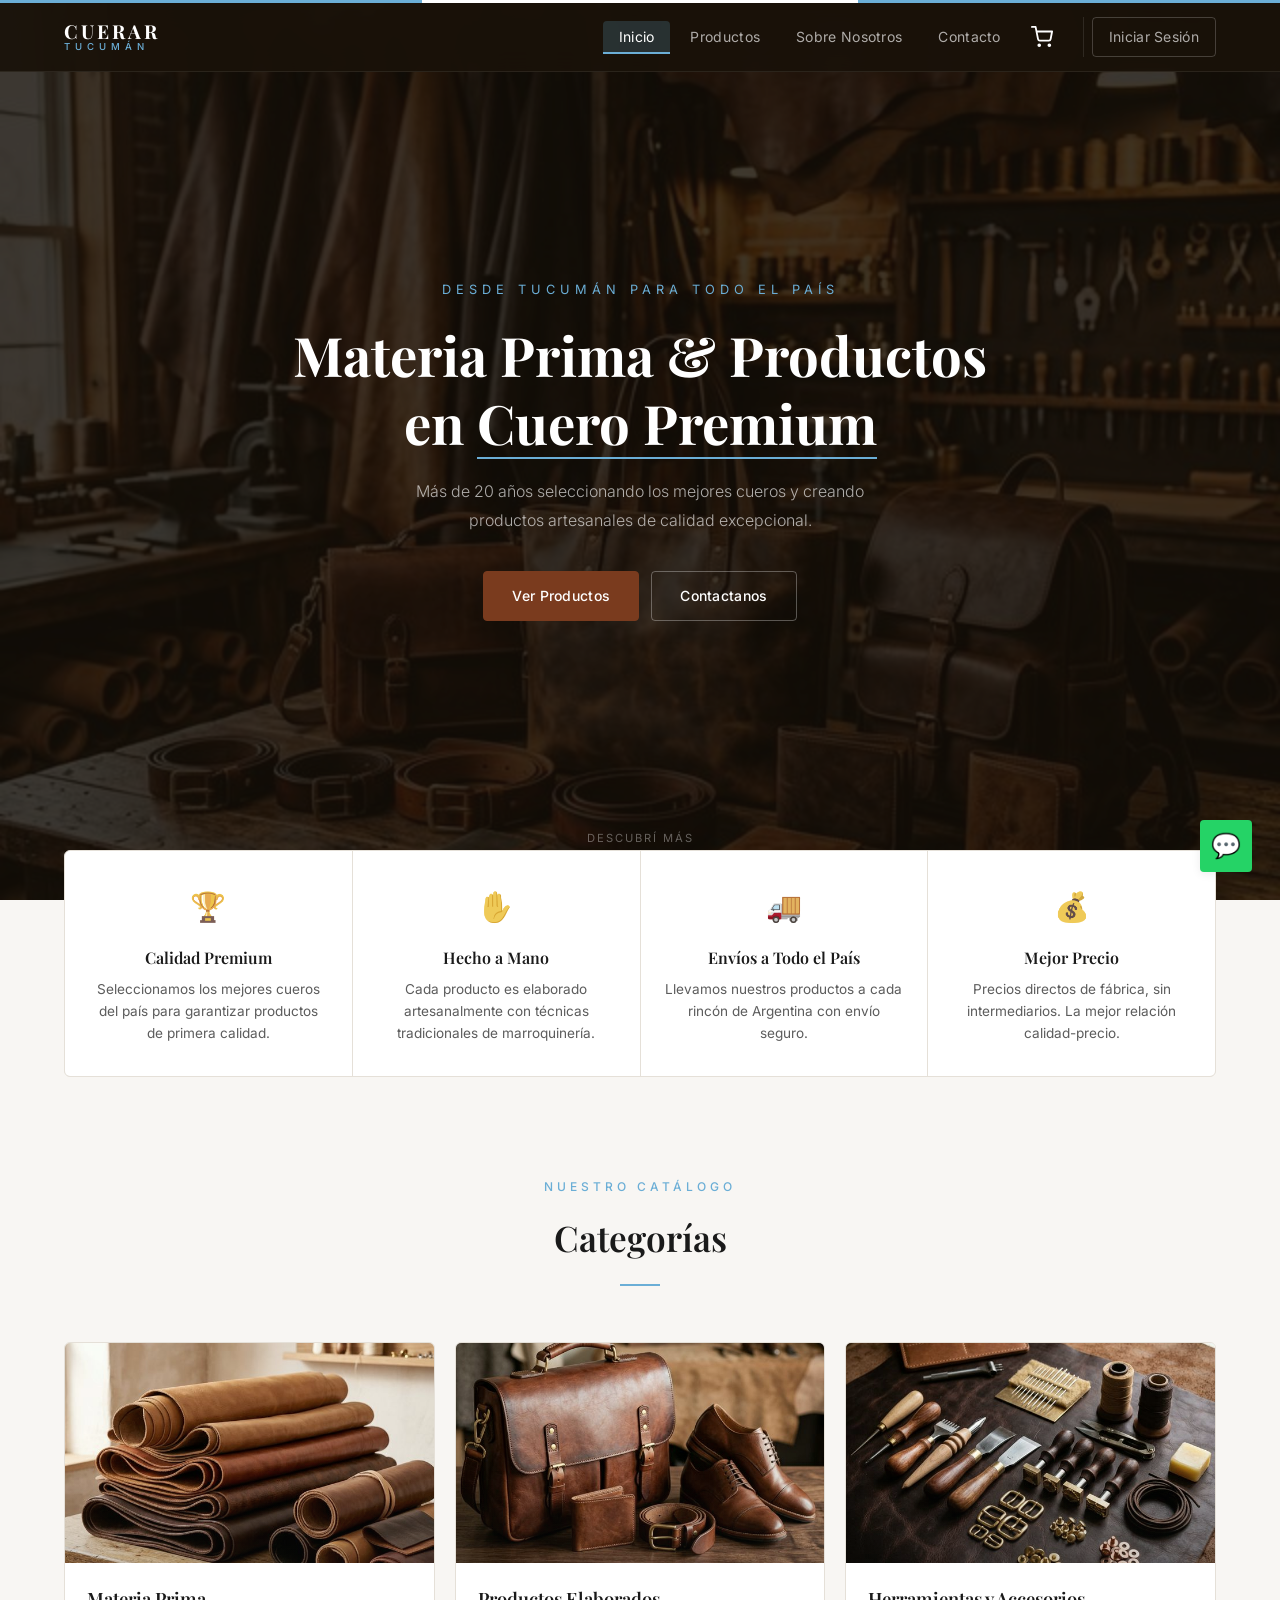
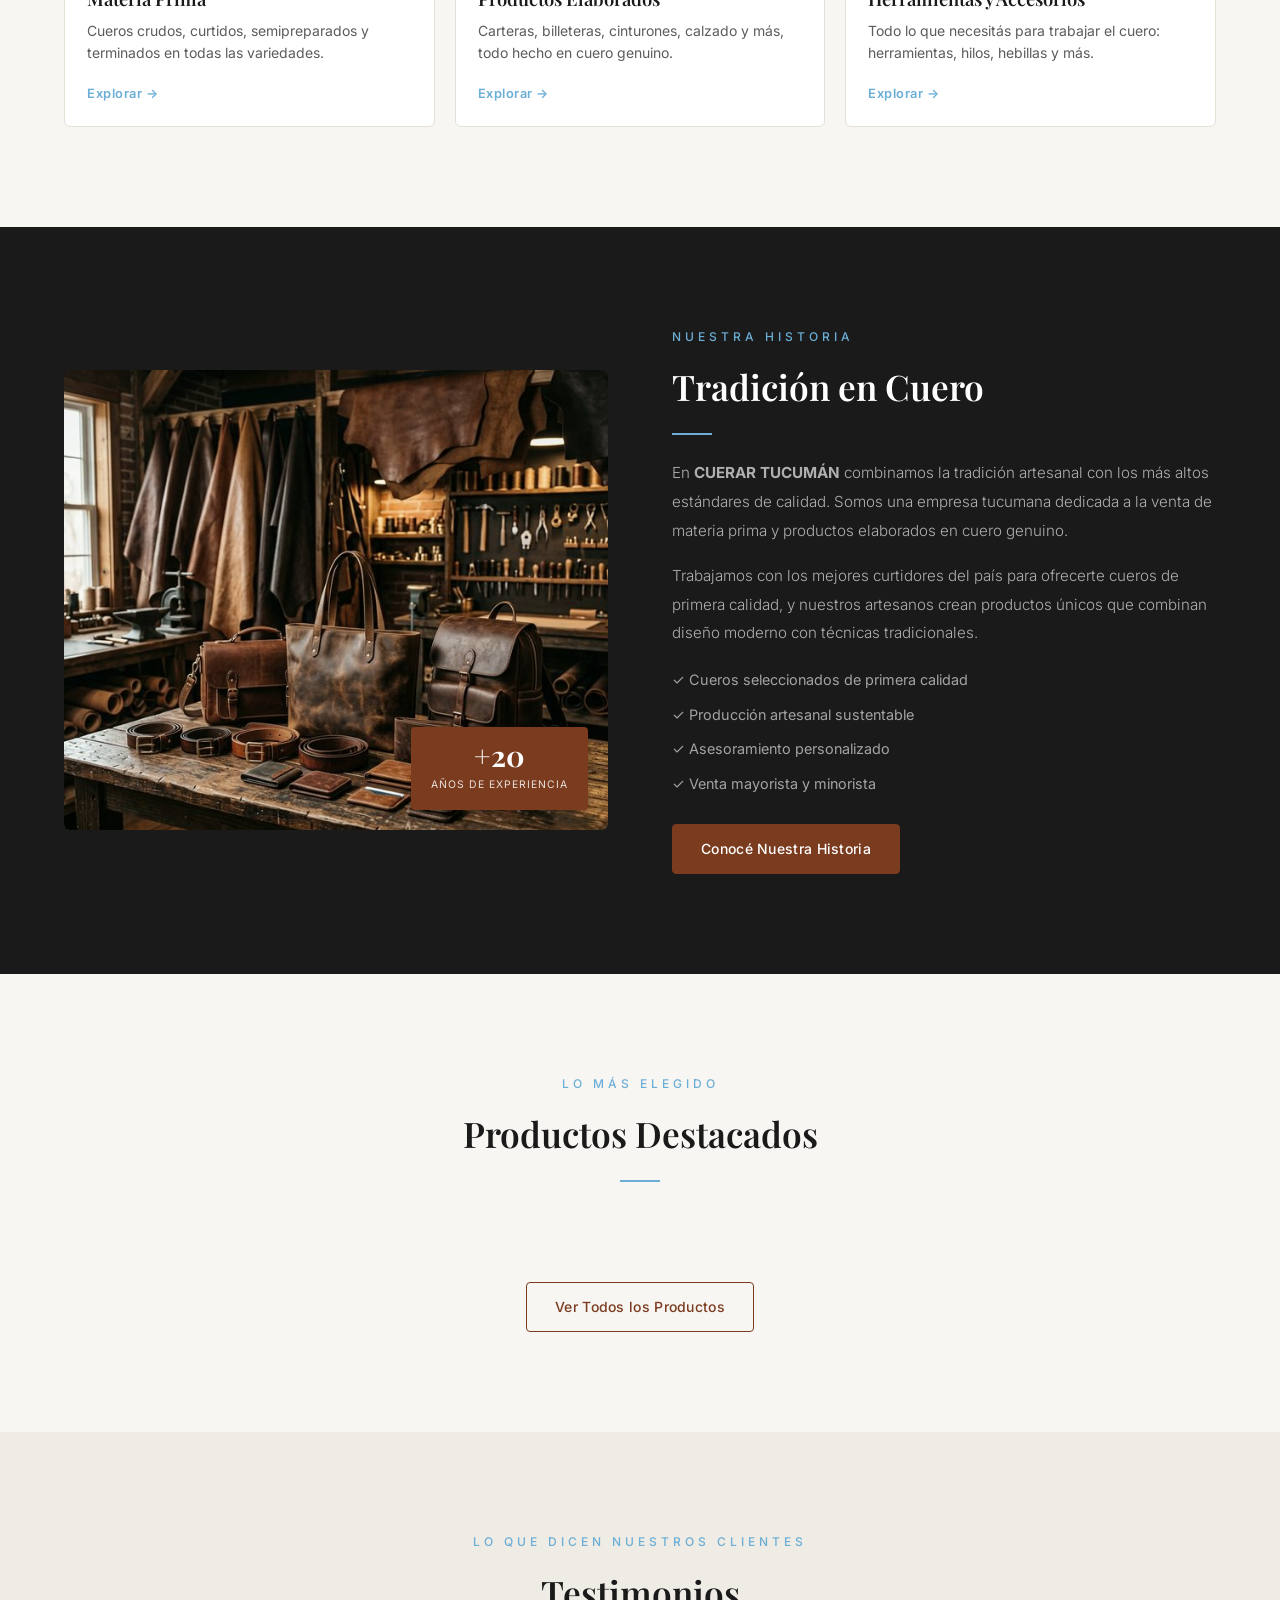
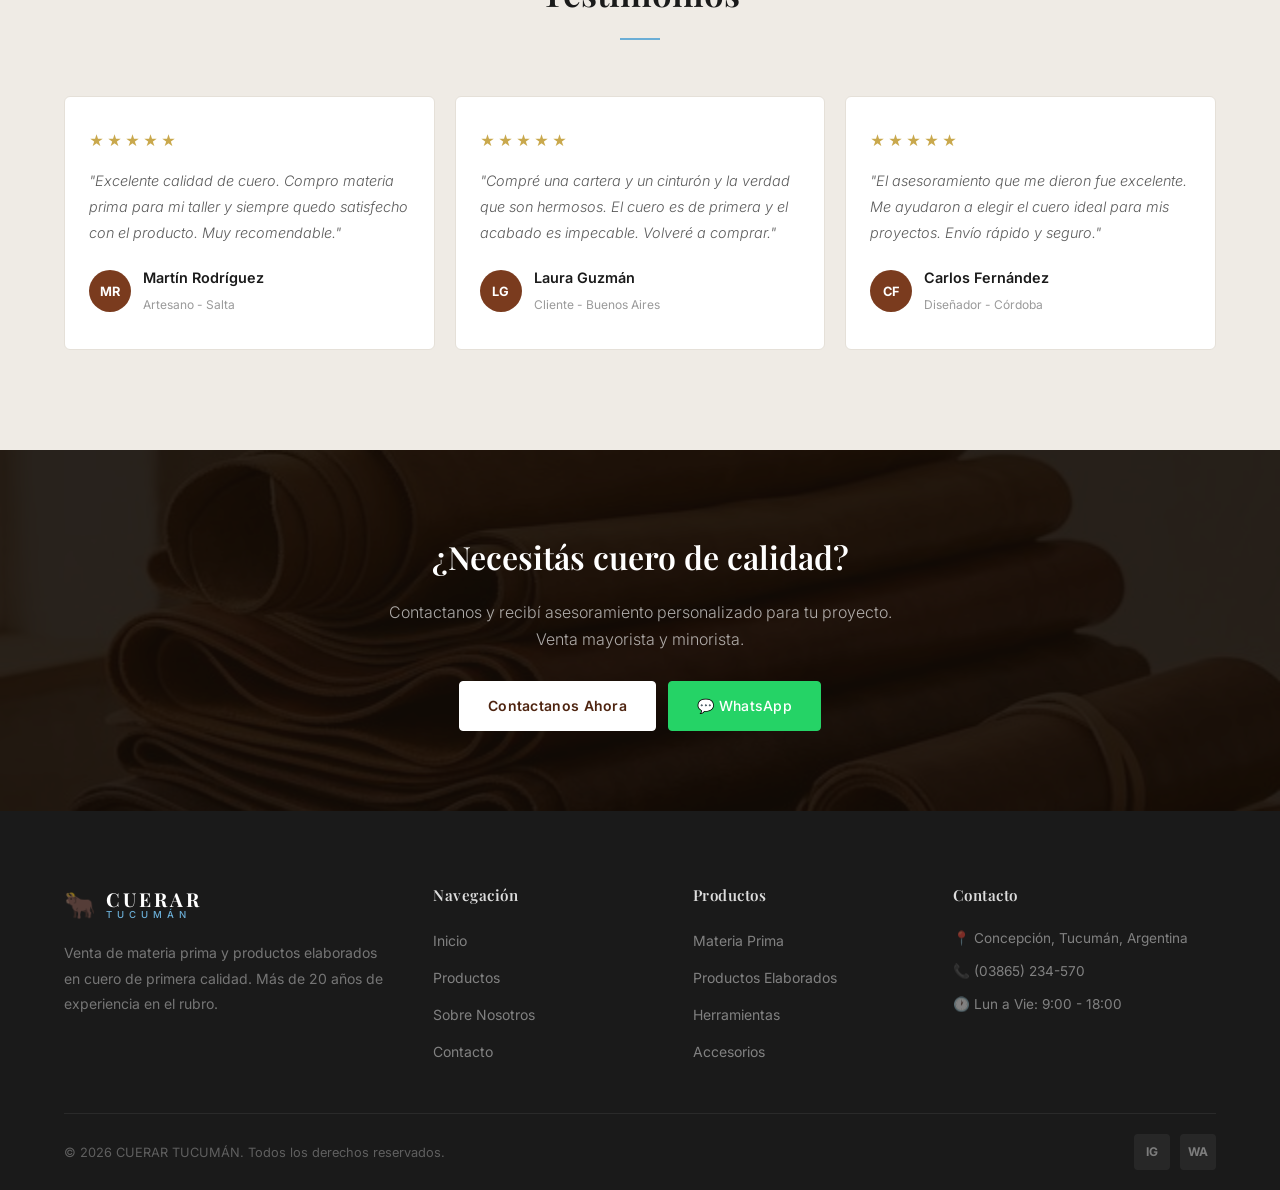
<file: index.html>
<!DOCTYPE html>
<html lang="es">
<head>
    <meta charset="UTF-8">
    <meta name="viewport" content="width=device-width, initial-scale=1.0">
    <meta name="description" content="CUERAR TUCUMÁN - Tienda de materia prima y productos elaborados en cuero. Encontrá los mejores cueros y artículos artesanales en Tucumán.">
    <title>CUERAR TUCUMÁN | Cuero Premium en Tucumán</title>
    <link rel="stylesheet" href="style.css">
    <!-- Fuentes: Playfair para títulos, Inter para texto general -->
    <link rel="preconnect" href="https://fonts.googleapis.com">
    <link rel="preconnect" href="https://fonts.gstatic.com" crossorigin>
    <link href="https://fonts.googleapis.com/css2?family=Playfair+Display:wght@400;600;700;900&family=Inter:wght@300;400;500;600;700&display=swap" rel="stylesheet">
</head>
<body>

    <!-- ======== ENCABEZADO / BARRA DE NAVEGACIÓN ======== -->
    <header class="encabezado" id="encabezado">
        <div class="encabezado__contenedor">
            <a href="index.html" class="encabezado__logo">
                <div class="encabezado__logo-texto">
                    <span class="encabezado__marca">CUERAR</span>
                    <span class="encabezado__ubicacion">TUCUMÁN</span>
                </div>
            </a>

            <!-- Botón hamburguesa, solo visible en mobile (main.js lo maneja) -->
            <button class="encabezado__boton-menu" id="botonMenu" aria-label="Abrir menú">
                <span></span>
                <span></span>
                <span></span>
            </button>

            <nav class="encabezado__navegacion" id="menuNav">
                <ul class="encabezado__lista-nav">
                    <li><a href="index.html" class="encabezado__enlace-nav activo">Inicio</a></li>
                    <li><a href="pages/productos.html" class="encabezado__enlace-nav">Productos</a></li>
                    <li><a href="pages/sobre-nosotros.html" class="encabezado__enlace-nav">Sobre Nosotros</a></li>
                    <li><a href="pages/contacto.html" class="encabezado__enlace-nav">Contacto</a></li>
                </ul>
                <!-- auth.js inyecta acá el botón de login o el nombre del usuario -->
                <div class="encabezado__auth" id="navAuth"></div>
            </nav>
        </div>
    </header>

    <!-- ======== PORTADA ======== -->
    <section class="portada" id="portada">
        <!-- Capa oscura sobre la imagen de fondo para que el texto sea legible -->
        <div class="portada__capa"></div>
        <div class="portada__contenido">
            <p class="portada__subtitulo">Desde Tucumán para todo el país</p>
            <h1 class="portada__titulo">Materia Prima &amp; Productos <br>en <span class="portada__resaltado">Cuero Premium</span></h1>
            <p class="portada__descripcion">
                Más de 20 años seleccionando los mejores cueros y creando productos artesanales de calidad excepcional.
            </p>
            <div class="portada__botones">
                <a href="pages/productos.html" class="boton boton--primario" id="portadaAccionPrimaria">Ver Productos</a>
                <a href="pages/contacto.html" class="boton boton--secundario" id="portadaAccionSecundaria">Contactanos</a>
            </div>
        </div>
        <!-- Flechita de scroll para indicar que hay más contenido abajo -->
        <div class="portada__indicador-scroll">
            <span>Descubrí más</span>
            <div class="portada__flecha-scroll"></div>
        </div>
    </section>

    <!-- ======== BENEFICIOS ======== -->
    <!-- 4 tarjetas que resumen por qué elegirnos -->
    <section class="beneficios" id="beneficios">
        <div class="contenedor">
            <div class="beneficios__grilla">
                <div class="tarjeta-beneficio">
                    <div class="tarjeta-beneficio__icono">🏆</div>
                    <h3 class="tarjeta-beneficio__titulo">Calidad Premium</h3>
                    <p class="tarjeta-beneficio__texto">Seleccionamos los mejores cueros del país para garantizar productos de primera calidad.</p>
                </div>
                <div class="tarjeta-beneficio">
                    <div class="tarjeta-beneficio__icono">✋</div>
                    <h3 class="tarjeta-beneficio__titulo">Hecho a Mano</h3>
                    <p class="tarjeta-beneficio__texto">Cada producto es elaborado artesanalmente con técnicas tradicionales de marroquinería.</p>
                </div>
                <div class="tarjeta-beneficio">
                    <div class="tarjeta-beneficio__icono">🚚</div>
                    <h3 class="tarjeta-beneficio__titulo">Envíos a Todo el País</h3>
                    <p class="tarjeta-beneficio__texto">Llevamos nuestros productos a cada rincón de Argentina con envío seguro.</p>
                </div>
                <div class="tarjeta-beneficio">
                    <div class="tarjeta-beneficio__icono">💰</div>
                    <h3 class="tarjeta-beneficio__titulo">Mejor Precio</h3>
                    <p class="tarjeta-beneficio__texto">Precios directos de fábrica, sin intermediarios. La mejor relación calidad-precio.</p>
                </div>
            </div>
        </div>
    </section>

    <!-- ======== CATEGORÍAS ======== -->
    <!-- Cada tarjeta lleva al catálogo completo, no a una categoría filtrada -->
    <section class="categorias" id="categorias">
        <div class="contenedor">
            <div class="encabezado-seccion">
                <p class="encabezado-seccion__subtitulo">Nuestro catálogo</p>
                <h2 class="encabezado-seccion__titulo">Categorías</h2>
                <div class="encabezado-seccion__divisor"></div>
            </div>
            <div class="categorias__grilla">
                <a href="pages/productos.html" class="tarjeta-categoria" id="categoriaMateriaPrima">
                    <div class="tarjeta-categoria__contenedor-img">
                        <img src="src/img/materia-prima.png" alt="Materia Prima en Cuero" class="tarjeta-categoria__imagen" loading="lazy">
                        <div class="tarjeta-categoria__capa"></div>
                    </div>
                    <div class="tarjeta-categoria__contenido">
                        <h3 class="tarjeta-categoria__titulo">Materia Prima</h3>
                        <p class="tarjeta-categoria__texto">Cueros crudos, curtidos, semipreparados y terminados en todas las variedades.</p>
                        <span class="tarjeta-categoria__enlace">Explorar →</span>
                    </div>
                </a>
                <a href="pages/productos.html" class="tarjeta-categoria" id="categoriaProductos">
                    <div class="tarjeta-categoria__contenedor-img">
                        <img src="src/img/productos-elaborados.png" alt="Productos Elaborados en Cuero" class="tarjeta-categoria__imagen" loading="lazy">
                        <div class="tarjeta-categoria__capa"></div>
                    </div>
                    <div class="tarjeta-categoria__contenido">
                        <h3 class="tarjeta-categoria__titulo">Productos Elaborados</h3>
                        <p class="tarjeta-categoria__texto">Carteras, billeteras, cinturones, calzado y más, todo hecho en cuero genuino.</p>
                        <span class="tarjeta-categoria__enlace">Explorar →</span>
                    </div>
                </a>
                <a href="pages/productos.html" class="tarjeta-categoria" id="categoriaAccesorios">
                    <div class="tarjeta-categoria__contenedor-img">
                        <img src="src/img/accesorios-cuero.png" alt="Herramientas y Accesorios para Cuero" class="tarjeta-categoria__imagen" loading="lazy">
                        <div class="tarjeta-categoria__capa"></div>
                    </div>
                    <div class="tarjeta-categoria__contenido">
                        <h3 class="tarjeta-categoria__titulo">Herramientas y Accesorios</h3>
                        <p class="tarjeta-categoria__texto">Todo lo que necesitás para trabajar el cuero: herramientas, hilos, hebillas y más.</p>
                        <span class="tarjeta-categoria__enlace">Explorar →</span>
                    </div>
                </a>
            </div>
        </div>
    </section>

    <!-- ======== SOBRE NOSOTROS (VISTA PREVIA) ======== -->
    <!-- Pequeño resumen de la empresa; la página completa está en sobre-nosotros.html -->
    <section class="vista-nosotros" id="vistaNosotros">
        <div class="contenedor">
            <div class="vista-nosotros__grilla">
                <div class="vista-nosotros__contenedor-imagen">
                    <img src="src/img/hero-banner.png" alt="Taller artesanal de cuero CUERAR TUCUMÁN" class="vista-nosotros__imagen" loading="lazy">
                    <!-- Badge "+20 años" encima de la imagen -->
                    <div class="vista-nosotros__insignia">
                        <span class="vista-nosotros__insignia-numero">+20</span>
                        <span class="vista-nosotros__insignia-texto">Años de experiencia</span>
                    </div>
                </div>
                <div class="vista-nosotros__contenido">
                    <p class="encabezado-seccion__subtitulo">Nuestra historia</p>
                    <h2 class="encabezado-seccion__titulo">Tradición en Cuero</h2>
                    <div class="encabezado-seccion__divisor encabezado-seccion__divisor--izquierda"></div>
                    <p class="vista-nosotros__texto">
                        En <strong>CUERAR TUCUMÁN</strong> combinamos la tradición artesanal con los más altos estándares de calidad.
                        Somos una empresa tucumana dedicada a la venta de materia prima y productos elaborados en cuero genuino.
                    </p>
                    <p class="vista-nosotros__texto">
                        Trabajamos con los mejores curtidores del país para ofrecerte cueros de primera calidad,
                        y nuestros artesanos crean productos únicos que combinan diseño moderno con técnicas tradicionales.
                    </p>
                    <ul class="vista-nosotros__lista">
                        <li>✓ Cueros seleccionados de primera calidad</li>
                        <li>✓ Producción artesanal sustentable</li>
                        <li>✓ Asesoramiento personalizado</li>
                        <li>✓ Venta mayorista y minorista</li>
                    </ul>
                    <a href="pages/sobre-nosotros.html" class="boton boton--primario" id="botonNosotros">Conocé Nuestra Historia</a>
                </div>
            </div>
        </div>
    </section>

    <!-- ======== PRODUCTOS DESTACADOS ======== -->
    <section class="destacados" id="productosDestacados">
        <div class="contenedor">
            <div class="encabezado-seccion">
                <p class="encabezado-seccion__subtitulo">Lo más elegido</p>
                <h2 class="encabezado-seccion__titulo">Productos Destacados</h2>
                <div class="encabezado-seccion__divisor"></div>
            </div>
            <!-- productos-api.js llena esta grilla con los productos marcados como destacados -->
            <div class="destacados__grilla"></div>
            <div class="destacados__accion">
                <a href="pages/productos.html" class="boton boton--contorno" id="botonTodosProductos">Ver Todos los Productos</a>
            </div>
        </div>
    </section>

    <!-- ======== TESTIMONIOS ======== -->
    <!-- Fijos por ahora, no vienen de la API -->
    <section class="testimonios" id="testimonios">
        <div class="contenedor">
            <div class="encabezado-seccion">
                <p class="encabezado-seccion__subtitulo">Lo que dicen nuestros clientes</p>
                <h2 class="encabezado-seccion__titulo">Testimonios</h2>
                <div class="encabezado-seccion__divisor"></div>
            </div>
            <div class="testimonios__grilla">
                <div class="tarjeta-testimonio" id="testimonio1">
                    <div class="tarjeta-testimonio__estrellas">★★★★★</div>
                    <p class="tarjeta-testimonio__texto">"Excelente calidad de cuero. Compro materia prima para mi taller y siempre quedo satisfecho con el producto. Muy recomendable."</p>
                    <div class="tarjeta-testimonio__autor">
                        <div class="tarjeta-testimonio__avatar">MR</div>
                        <div>
                            <strong class="tarjeta-testimonio__nombre">Martín Rodríguez</strong>
                            <span class="tarjeta-testimonio__rol">Artesano - Salta</span>
                        </div>
                    </div>
                </div>
                <div class="tarjeta-testimonio" id="testimonio2">
                    <div class="tarjeta-testimonio__estrellas">★★★★★</div>
                    <p class="tarjeta-testimonio__texto">"Compré una cartera y un cinturón y la verdad que son hermosos. El cuero es de primera y el acabado es impecable. Volveré a comprar."</p>
                    <div class="tarjeta-testimonio__autor">
                        <div class="tarjeta-testimonio__avatar">LG</div>
                        <div>
                            <strong class="tarjeta-testimonio__nombre">Laura Guzmán</strong>
                            <span class="tarjeta-testimonio__rol">Cliente - Buenos Aires</span>
                        </div>
                    </div>
                </div>
                <div class="tarjeta-testimonio" id="testimonio3">
                    <div class="tarjeta-testimonio__estrellas">★★★★★</div>
                    <p class="tarjeta-testimonio__texto">"El asesoramiento que me dieron fue excelente. Me ayudaron a elegir el cuero ideal para mis proyectos. Envío rápido y seguro."</p>
                    <div class="tarjeta-testimonio__autor">
                        <div class="tarjeta-testimonio__avatar">CF</div>
                        <div>
                            <strong class="tarjeta-testimonio__nombre">Carlos Fernández</strong>
                            <span class="tarjeta-testimonio__rol">Diseñador - Córdoba</span>
                        </div>
                    </div>
                </div>
            </div>
        </div>
    </section>

    <!-- ======== BANNER DE ACCIÓN ======== -->
    <!-- CTA final antes del footer, con link al formulario y al WhatsApp -->
    <section class="banner-accion" id="bannerAccion">
        <div class="banner-accion__capa"></div>
        <div class="contenedor">
            <div class="banner-accion__contenido">
                <h2 class="banner-accion__titulo">¿Necesitás cuero de calidad?</h2>
                <p class="banner-accion__texto">Contactanos y recibí asesoramiento personalizado para tu proyecto. Venta mayorista y minorista.</p>
                <div class="banner-accion__botones">
                    <a href="pages/contacto.html" class="boton boton--blanco" id="botonContactoBanner">Contactanos Ahora</a>
                    <a href="https://wa.me/5493814000000" class="boton boton--whatsapp" id="botonWhatsappBanner" target="_blank" rel="noopener">
                        💬 WhatsApp
                    </a>
                </div>
            </div>
        </div>
    </section>

    <!-- ======== PIE DE PÁGINA ======== -->
    <footer class="pie" id="pie">
        <div class="contenedor">
            <div class="pie__grilla">
                <div class="pie__marca">
                    <a href="index.html" class="pie__logo">
                        <span class="encabezado__logo-icono">🐂</span>
                        <div class="encabezado__logo-texto">
                            <span class="encabezado__marca">CUERAR</span>
                            <span class="encabezado__ubicacion">TUCUMÁN</span>
                        </div>
                    </a>
                    <p class="pie__descripcion">
                        Venta de materia prima y productos elaborados en cuero de primera calidad.
                        Más de 20 años de experiencia en el rubro.
                    </p>
                </div>

                <div class="pie__enlaces">
                    <h4 class="pie__titulo">Navegación</h4>
                    <ul>
                        <li><a href="index.html">Inicio</a></li>
                        <li><a href="pages/productos.html">Productos</a></li>
                        <li><a href="pages/sobre-nosotros.html">Sobre Nosotros</a></li>
                        <li><a href="pages/contacto.html">Contacto</a></li>
                    </ul>
                </div>

                <div class="pie__enlaces">
                    <h4 class="pie__titulo">Productos</h4>
                    <ul>
                        <li><a href="pages/productos.html">Materia Prima</a></li>
                        <li><a href="pages/productos.html">Productos Elaborados</a></li>
                        <li><a href="pages/productos.html">Herramientas</a></li>
                        <li><a href="pages/productos.html">Accesorios</a></li>
                    </ul>
                </div>

                <div class="pie__contacto">
                    <h4 class="pie__titulo">Contacto</h4>
                    <ul>
                        <li>📍 Concepción, Tucumán, Argentina</li>
                        <li>📞 (03865) 234-570</li>
                        <li>🕐 Lun a Vie: 9:00 - 18:00</li>
                    </ul>
                </div>
            </div>

            <div class="pie__inferior">
                <p>&copy; 2026 CUERAR TUCUMÁN. Todos los derechos reservados.</p>
                <div class="pie__redes">
                    <a href="https://www.instagram.com/cuerar_tuc/" class="pie__enlace-red" aria-label="Instagram" id="redIg">IG</a>
                    <a href="https://wa.me/5493865234570" class="pie__enlace-red" aria-label="WhatsApp" id="redWa">WA</a>
                </div>
            </div>
        </div>
    </footer>

    <!-- Botón flotante de WhatsApp, siempre visible en todas las páginas -->
    <a href="https://wa.me/5493865234570" class="whatsapp-flotante" id="whatsappFlotante" target="_blank" rel="noopener" aria-label="Contactar por WhatsApp">
        💬
    </a>

    <!-- Scripts: el orden importa, api.js y auth.js tienen que ir primero -->
    <script src="src/js/api.js"></script>
    <script src="src/js/auth.js"></script>
    <script src="src/js/carrito.js"></script>
    <script src="src/js/productos-api.js"></script>
    <script src="src/js/main.js"></script>
</body>
</html>
</file>
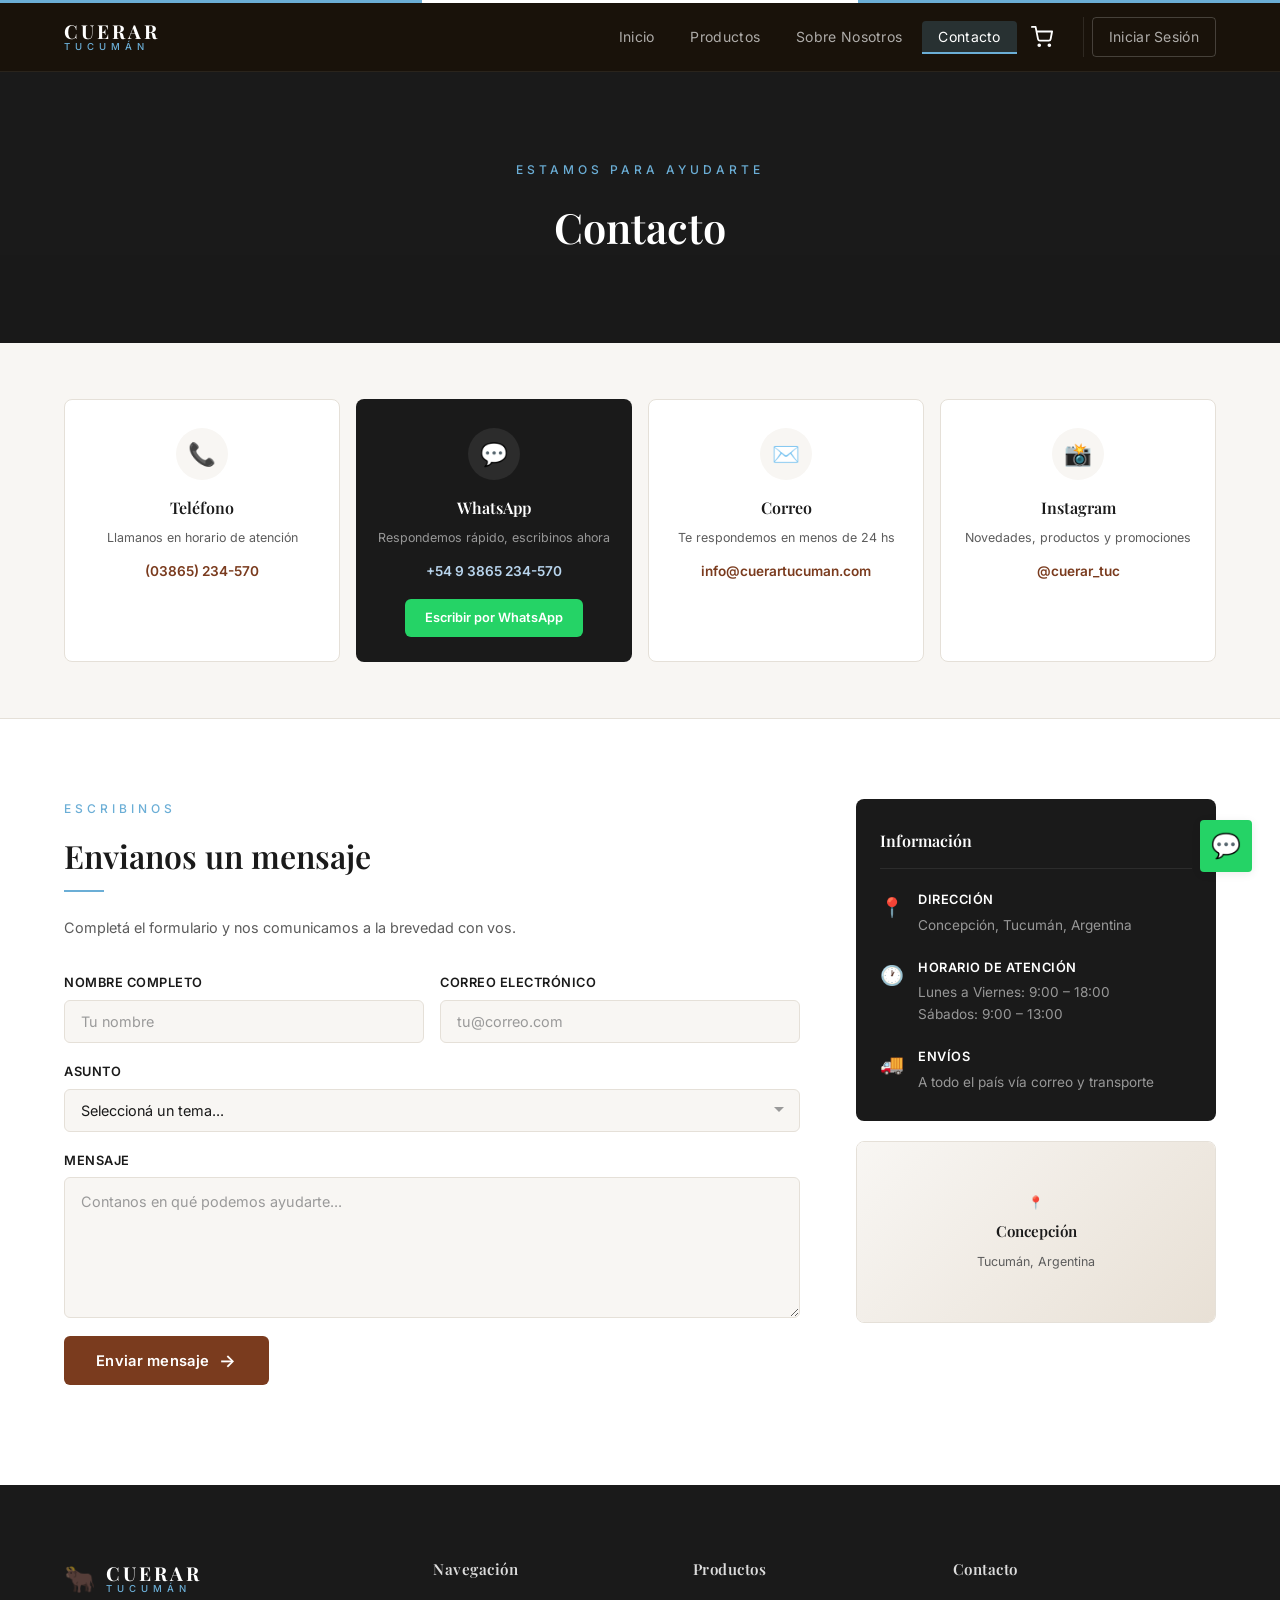
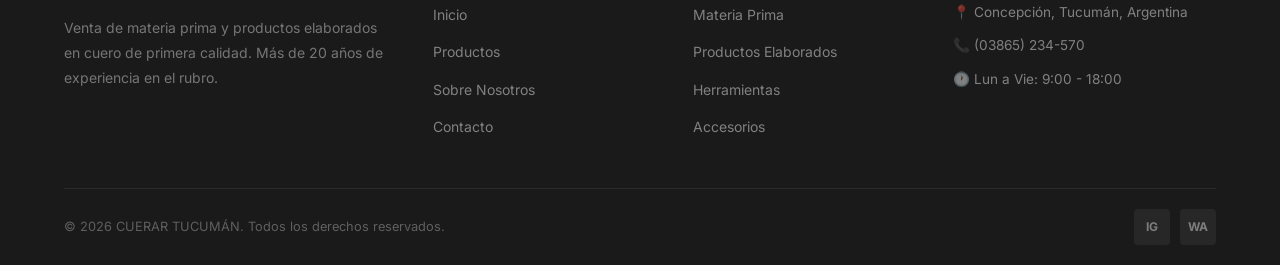
<file: pages/contacto.html>
<!DOCTYPE html>
<html lang="es">
<head>
    <meta charset="UTF-8">
    <meta name="viewport" content="width=device-width, initial-scale=1.0">
    <meta name="description" content="Contacto - CUERAR TUCUMÁN. Escribinos por teléfono, correo electrónico o Instagram.">
    <title>Contacto | CUERAR TUCUMÁN</title>
    <link rel="stylesheet" href="../style.css">
    <link rel="preconnect" href="https://fonts.googleapis.com">
    <link rel="preconnect" href="https://fonts.gstatic.com" crossorigin>
    <link href="https://fonts.googleapis.com/css2?family=Playfair+Display:wght@400;600;700;900&family=Inter:wght@300;400;500;600;700&display=swap" rel="stylesheet">
</head>
<body>

    <!-- ======== ENCABEZADO ======== -->
    <header class="encabezado" id="encabezado">
        <div class="encabezado__contenedor">
            <a href="../index.html" class="encabezado__logo">
                <div class="encabezado__logo-texto">
                    <span class="encabezado__marca">CUERAR</span>
                    <span class="encabezado__ubicacion">TUCUMÁN</span>
                </div>
            </a>

            <button class="encabezado__boton-menu" id="botonMenu" aria-label="Abrir menú">
                <span></span>
                <span></span>
                <span></span>
            </button>

            <nav class="encabezado__navegacion" id="menuNav">
                <ul class="encabezado__lista-nav">
                    <li><a href="../index.html" class="encabezado__enlace-nav">Inicio</a></li>
                    <li><a href="productos.html" class="encabezado__enlace-nav">Productos</a></li>
                    <li><a href="sobre-nosotros.html" class="encabezado__enlace-nav">Sobre Nosotros</a></li>
                    <li><a href="contacto.html" class="encabezado__enlace-nav activo">Contacto</a></li>
                </ul>
                <!-- auth.js lo llena -->
                <div class="encabezado__auth" id="navAuth"></div>
            </nav>
        </div>
    </header>

    <!-- ======== PORTADA CONTACTO ======== -->
    <section class="portada-pagina">
        <div class="portada-pagina__capa"></div>
        <div class="portada-pagina__contenido">
            <p class="portada-pagina__subtitulo">Estamos para ayudarte</p>
            <h1 class="portada-pagina__titulo">Contacto</h1>
        </div>
    </section>

    <!-- ======== CANALES DE CONTACTO ======== -->
    <section class="contacto-canales">
        <div class="contenedor">
            <div class="contacto-canales__grilla">

                <div class="canal-contacto">
                    <div class="canal-contacto__icono-envolver">
                        <span class="canal-contacto__icono">📞</span>
                    </div>
                    <h3 class="canal-contacto__titulo">Teléfono</h3>
                    <p class="canal-contacto__texto">Llamanos en horario de atención</p>
                    <a href="tel:+5493865234570" class="canal-contacto__dato">(03865) 234-570</a>
                </div>

                <div class="canal-contacto canal-contacto--destacado">
                    <div class="canal-contacto__icono-envolver">
                        <span class="canal-contacto__icono">💬</span>
                    </div>
                    <h3 class="canal-contacto__titulo">WhatsApp</h3>
                    <p class="canal-contacto__texto">Respondemos rápido, escribinos ahora</p>
                    <a href="https://wa.me/5493865234570" class="canal-contacto__dato" target="_blank" rel="noopener">+54 9 3865 234-570</a>
                    <a href="https://wa.me/5493865234570" class="canal-contacto__cta" target="_blank" rel="noopener">Escribir por WhatsApp</a>
                </div>

                <div class="canal-contacto">
                    <div class="canal-contacto__icono-envolver">
                        <span class="canal-contacto__icono">✉️</span>
                    </div>
                    <h3 class="canal-contacto__titulo">Correo</h3>
                    <p class="canal-contacto__texto">Te respondemos en menos de 24 hs</p>
                    <a href="mailto:info@cuerartucuman.com" class="canal-contacto__dato">info@cuerartucuman.com</a>
                </div>

                <div class="canal-contacto">
                    <div class="canal-contacto__icono-envolver">
                        <span class="canal-contacto__icono">📸</span>
                    </div>
                    <h3 class="canal-contacto__titulo">Instagram</h3>
                    <p class="canal-contacto__texto">Novedades, productos y promociones</p>
                    <a href="https://www.instagram.com/cuerar_tuc" class="canal-contacto__dato" target="_blank" rel="noopener">@cuerar_tuc</a>
                </div>

            </div>
        </div>
    </section>

    <!-- ======== FORMULARIO + INFO ======== -->
    <section class="contacto" id="contacto">
        <div class="contenedor">
            <div class="contacto__layout">

                <!-- Formulario: el submit lo maneja contacto-api.js -->
                <div class="contacto__formulario-envolver">
                    <div class="contacto__encabezado">
                        <p class="encabezado-seccion__subtitulo">Escribinos</p>
                        <h2 class="contacto__titulo">Envianos un mensaje</h2>
                        <div class="encabezado-seccion__divisor encabezado-seccion__divisor--izquierda"></div>
                        <p class="contacto__subtexto">Completá el formulario y nos comunicamos a la brevedad con vos.</p>
                    </div>
                    <form class="contacto__formulario" id="formularioContacto" novalidate>
                        <div class="contacto__fila">
                            <div class="campo">
                                <label class="campo__etiqueta" for="nombre">Nombre completo</label>
                                <input class="campo__input" type="text" id="nombre" name="nombre" placeholder="Tu nombre" required>
                            </div>
                            <div class="campo">
                                <label class="campo__etiqueta" for="email">Correo electrónico</label>
                                <input class="campo__input" type="email" id="email" name="email" placeholder="tu@correo.com" required>
                            </div>
                        </div>
                        <div class="campo">
                            <label class="campo__etiqueta" for="asunto">Asunto</label>
                            <select class="campo__input campo__select" id="asunto" name="asunto">
                                <option value="">Seleccioná un tema...</option>
                                <option value="consulta">Consulta de producto</option>
                                <option value="mayorista">Compras mayoristas</option>
                                <option value="pedido">Estado de pedido</option>
                                <option value="otro">Otro</option>
                            </select>
                        </div>
                        <div class="campo">
                            <label class="campo__etiqueta" for="mensaje">Mensaje</label>
                            <textarea class="campo__input campo__textarea" id="mensaje" name="mensaje" placeholder="Contanos en qué podemos ayudarte..." rows="5" required></textarea>
                        </div>
                        <button type="submit" class="contacto__enviar">
                            <span>Enviar mensaje</span>
                            <span class="contacto__enviar-icono">→</span>
                        </button>
                    </form>
                </div>

                <!-- Info lateral -->
                <aside class="contacto__lateral">
                    <div class="contacto__info-bloque">
                        <h3 class="contacto__info-titulo">Información</h3>

                        <div class="contacto__info-item">
                            <span class="contacto__info-icono">📍</span>
                            <div>
                                <strong>Dirección</strong>
                                <p>Concepción, Tucumán, Argentina</p>
                            </div>
                        </div>

                        <div class="contacto__info-item">
                            <span class="contacto__info-icono">🕐</span>
                            <div>
                                <strong>Horario de Atención</strong>
                                <p>Lunes a Viernes: 9:00 – 18:00</p>
                                <p>Sábados: 9:00 – 13:00</p>
                            </div>
                        </div>

                        <div class="contacto__info-item">
                            <span class="contacto__info-icono">🚚</span>
                            <div>
                                <strong>Envíos</strong>
                                <p>A todo el país vía correo y transporte</p>
                            </div>
                        </div>
                    </div>

                    <!-- Placeholder del mapa, sin API de Google Maps por ahora -->
                    <div class="contacto__mapa">
                        <div class="contacto__mapa-placeholder">
                            <span class="contacto__mapa-icono">📍</span>
                            <p>Concepción</p>
                            <span>Tucumán, Argentina</span>
                        </div>
                    </div>
                </aside>

            </div>
        </div>
    </section>

        <!-- ======== PIE DE PÁGINA ======== -->
    <footer class="pie" id="pie">
        <div class="contenedor">
            <div class="pie__grilla">
                <div class="pie__marca">
                    <a href="index.html" class="pie__logo">
                        <span class="encabezado__logo-icono">🐂</span>
                        <div class="encabezado__logo-texto">
                            <span class="encabezado__marca">CUERAR</span>
                            <span class="encabezado__ubicacion">TUCUMÁN</span>
                        </div>
                    </a>
                    <p class="pie__descripcion">
                        Venta de materia prima y productos elaborados en cuero de primera calidad. 
                        Más de 20 años de experiencia en el rubro.
                    </p>
                </div>

                <div class="pie__enlaces">
                    <h4 class="pie__titulo">Navegación</h4>
                    <ul>
                        <li><a href="index.html">Inicio</a></li>
                        <li><a href="pages/productos.html">Productos</a></li>
                        <li><a href="pages/sobre-nosotros.html">Sobre Nosotros</a></li>
                        <li><a href="pages/contacto.html">Contacto</a></li>
                    </ul>
                </div>

                <div class="pie__enlaces">
                    <h4 class="pie__titulo">Productos</h4>
                    <ul>
                        <li><a href="pages/productos.html">Materia Prima</a></li>
                        <li><a href="pages/productos.html">Productos Elaborados</a></li>
                        <li><a href="pages/productos.html">Herramientas</a></li>
                        <li><a href="pages/productos.html">Accesorios</a></li>
                    </ul>
                </div>

                <div class="pie__contacto">
                    <h4 class="pie__titulo">Contacto</h4>
                    <ul>
                        <li>📍 Concepción, Tucumán, Argentina</li>
                        <li>📞 (03865) 234-570</li>
                        <li>🕐 Lun a Vie: 9:00 - 18:00</li>
                    </ul>
                </div>
            </div>

            <div class="pie__inferior">
                <p>&copy; 2026 CUERAR TUCUMÁN. Todos los derechos reservados.</p>
                <div class="pie__redes">
                    <a href="https://www.instagram.com/cuerar_tuc/" class="pie__enlace-red" aria-label="Instagram" id="redIg">IG</a>
                    <a href="https://wa.me/5493865234570" class="pie__enlace-red" aria-label="WhatsApp" id="redWa">WA</a>
                </div>
            </div>
        </div>
    </footer>

    <!-- ======== BOTÓN FLOTANTE WHATSAPP ======== -->
    <a href="https://wa.me/5493865234570" class="whatsapp-flotante" id="whatsappFlotante" target="_blank" rel="noopener" aria-label="Contactar por WhatsApp">
        💬
    </a>

    <script src="../src/js/api.js"></script>
    <script src="../src/js/auth.js"></script>
    <script src="../src/js/carrito.js"></script>
    <script src="../src/js/contacto-api.js"></script>
    <script src="../src/js/main.js"></script>
</body>
</html>
</file>
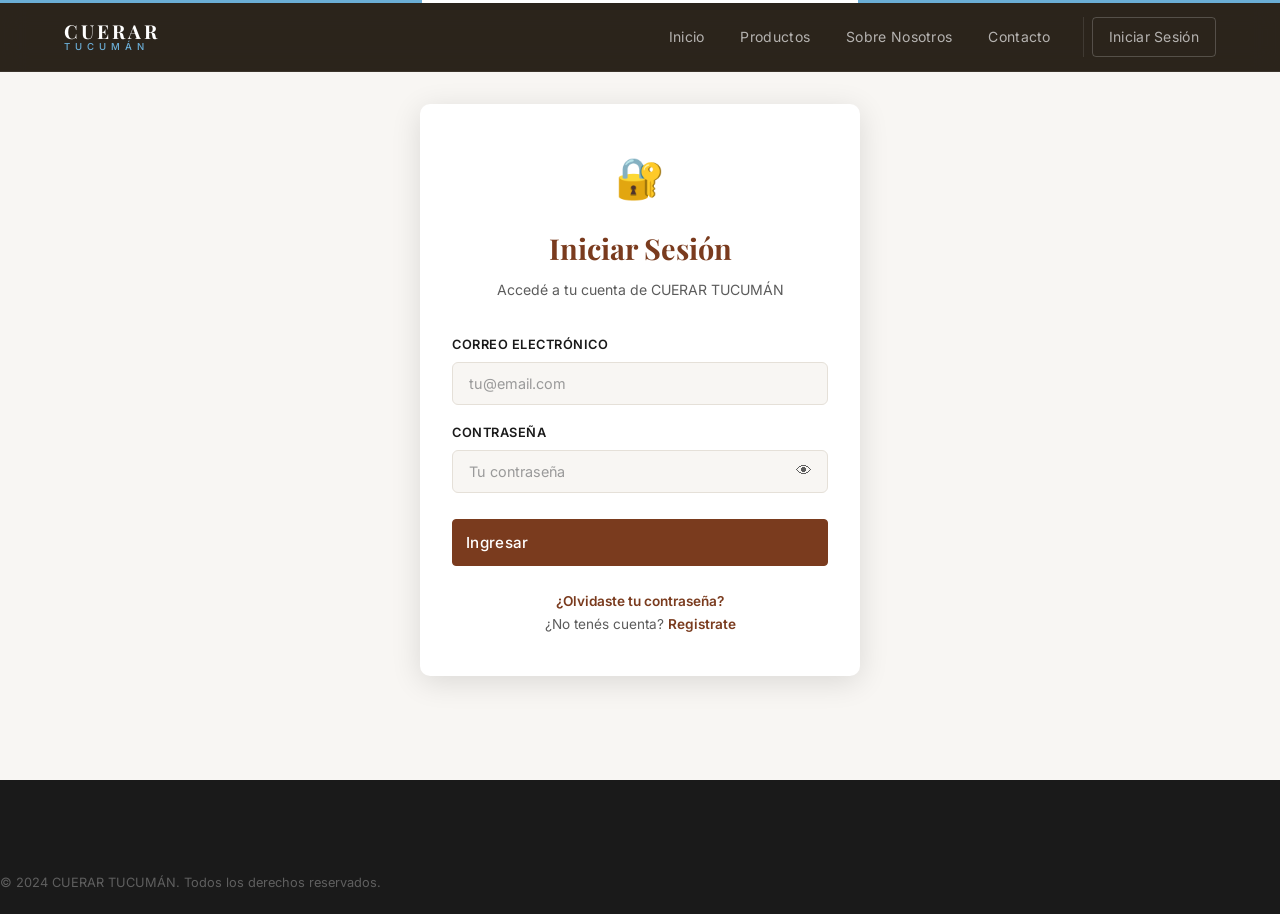
<file: pages/login.html>
<!DOCTYPE html>
<html lang="es">
<head>
    <meta charset="UTF-8">
    <meta name="viewport" content="width=device-width, initial-scale=1.0">
    <meta name="description" content="Iniciar sesión - CUERAR TUCUMÁN">
    <title>Iniciar Sesión | CUERAR TUCUMÁN</title>
    <link rel="stylesheet" href="../style.css">
    <link rel="preconnect" href="https://fonts.googleapis.com">
    <link rel="preconnect" href="https://fonts.gstatic.com" crossorigin>
    <link href="https://fonts.googleapis.com/css2?family=Playfair+Display:wght@400;600;700;900&family=Inter:wght@300;400;500;600;700&display=swap" rel="stylesheet">
</head>
<body>

    <!-- ======== ENCABEZADO ======== -->
    <header class="encabezado" id="encabezado">
        <div class="encabezado__contenedor">
            <a href="../index.html" class="encabezado__logo">
                <div class="encabezado__logo-texto">
                    <span class="encabezado__marca">CUERAR</span>
                    <span class="encabezado__ubicacion">TUCUMÁN</span>
                </div>
            </a>

            <button class="encabezado__boton-menu" id="botonMenu" aria-label="Abrir menú">
                <span></span><span></span><span></span>
            </button>

            <nav class="encabezado__navegacion" id="menuNav">
                <ul class="encabezado__lista-nav">
                    <li><a href="../index.html" class="encabezado__enlace-nav">Inicio</a></li>
                    <li><a href="productos.html" class="encabezado__enlace-nav">Productos</a></li>
                    <li><a href="sobre-nosotros.html" class="encabezado__enlace-nav">Sobre Nosotros</a></li>
                    <li><a href="contacto.html" class="encabezado__enlace-nav">Contacto</a></li>
                </ul>
                <!-- auth.js lo llena según si hay sesión activa -->
                <div class="encabezado__auth" id="navAuth"></div>
            </nav>
        </div>
    </header>

    <!-- ======== PÁGINA DE LOGIN ======== -->
    <main class="pagina-auth">
        <div class="auth-card">

            <div class="auth-card__encabezado">
                <span class="auth-card__icono">🔐</span>
                <h1 class="auth-card__titulo">Iniciar Sesión</h1>
                <p class="auth-card__subtitulo">Accedé a tu cuenta de CUERAR TUCUMÁN</p>
            </div>

            <!-- Div de error: se muestra si falla el login -->
            <div class="auth-card__error" id="authError" style="display:none;"></div>

            <!-- novalidate para manejar la validación manualmente en JS -->
            <form class="auth-card__formulario" id="formLogin" novalidate>

                <div class="campo">
                    <label class="campo__etiqueta" for="email">Correo electrónico</label>
                    <input
                        class="campo__input"
                        type="email"
                        id="email"
                        name="email"
                        placeholder="tu@email.com"
                        required
                        autocomplete="email"
                    >
                </div>

                <div class="campo">
                    <label class="campo__etiqueta" for="password">Contraseña</label>
                    <div class="campo__input-grupo">
                        <input
                            class="campo__input"
                            type="password"
                            id="password"
                            name="password"
                            placeholder="Tu contraseña"
                            required
                            autocomplete="current-password"
                        >
                        <button type="button" class="campo__ojo" id="togglePassword" aria-label="Ver contraseña">👁</button>
                    </div>
                </div>

                <button type="submit" class="boton boton--primario auth-card__submit" id="btnSubmit">
                    Ingresar
                </button>

            </form>

            <div class="auth-card__footer">
                <p><a href="recuperar-contrasena.html" class="auth-card__link">¿Olvidaste tu contraseña?</a></p>
                <p>¿No tenés cuenta? <a href="registro.html" class="auth-card__link">Registrate</a></p>
            </div>

        </div>
    </main>

    <!-- ======== FOOTER SIMPLIFICADO ======== -->
    <footer class="pie" style="margin-top:auto;">
        <div class="pie__inferior">
            <p class="pie__copyright">© 2024 CUERAR TUCUMÁN. Todos los derechos reservados.</p>
        </div>
    </footer>

    <script src="../src/js/api.js"></script>
    <script src="../src/js/auth.js"></script>
    <script>
        // Si ya tiene sesión activa no tiene sentido estar en el login
        if (estaLogueado()) {
            window.location.href = "../index.html";
        }

        // Mostrar/ocultar contraseña
        document.getElementById("togglePassword").addEventListener("click", function () {
            const input = document.getElementById("password");
            const esPassword = input.type === "password";
            input.type = esPassword ? "text" : "password";
            this.textContent = esPassword ? "🙈" : "👁";
        });

        // Envío del formulario
        document.getElementById("formLogin").addEventListener("submit", async function (e) {
            e.preventDefault();

            const errorDiv = document.getElementById("authError");
            const btnSubmit = document.getElementById("btnSubmit");
            errorDiv.style.display = "none";

            const email    = document.getElementById("email").value.trim();
            const password = document.getElementById("password").value;

            if (!email || !password) {
                errorDiv.textContent = "Completá todos los campos.";
                errorDiv.style.display = "block";
                return;
            }

            const emailValido = /^[^\s@]+@[^\s@]+\.[^\s@]+$/.test(email);
            if (!emailValido) {
                errorDiv.textContent = "Ingresá un correo electrónico válido (ejemplo: usuario@dominio.com).";
                errorDiv.style.display = "block";
                return;
            }

            btnSubmit.disabled = true;
            btnSubmit.textContent = "Ingresando...";

            try {
                const datos = await apiFetch("/auth/login", {
                    method: "POST",
                    body: JSON.stringify({ email, password })
                });

                guardarSesion(datos.access_token, datos.usuario);

                // Todos van al inicio por ahora; se puede cambiar si se necesita redirigir al admin directo
                if (datos.usuario.es_admin) {
                    window.location.href = "../index.html";
                } else {
                    window.location.href = "../index.html";
                }

            } catch (error) {
                errorDiv.textContent = error.message;
                errorDiv.style.display = "block";
                btnSubmit.disabled = false;
                btnSubmit.textContent = "Ingresar";
            }
        });
    </script>
    <script src="../src/js/main.js"></script>
</body>
</html>
</file>
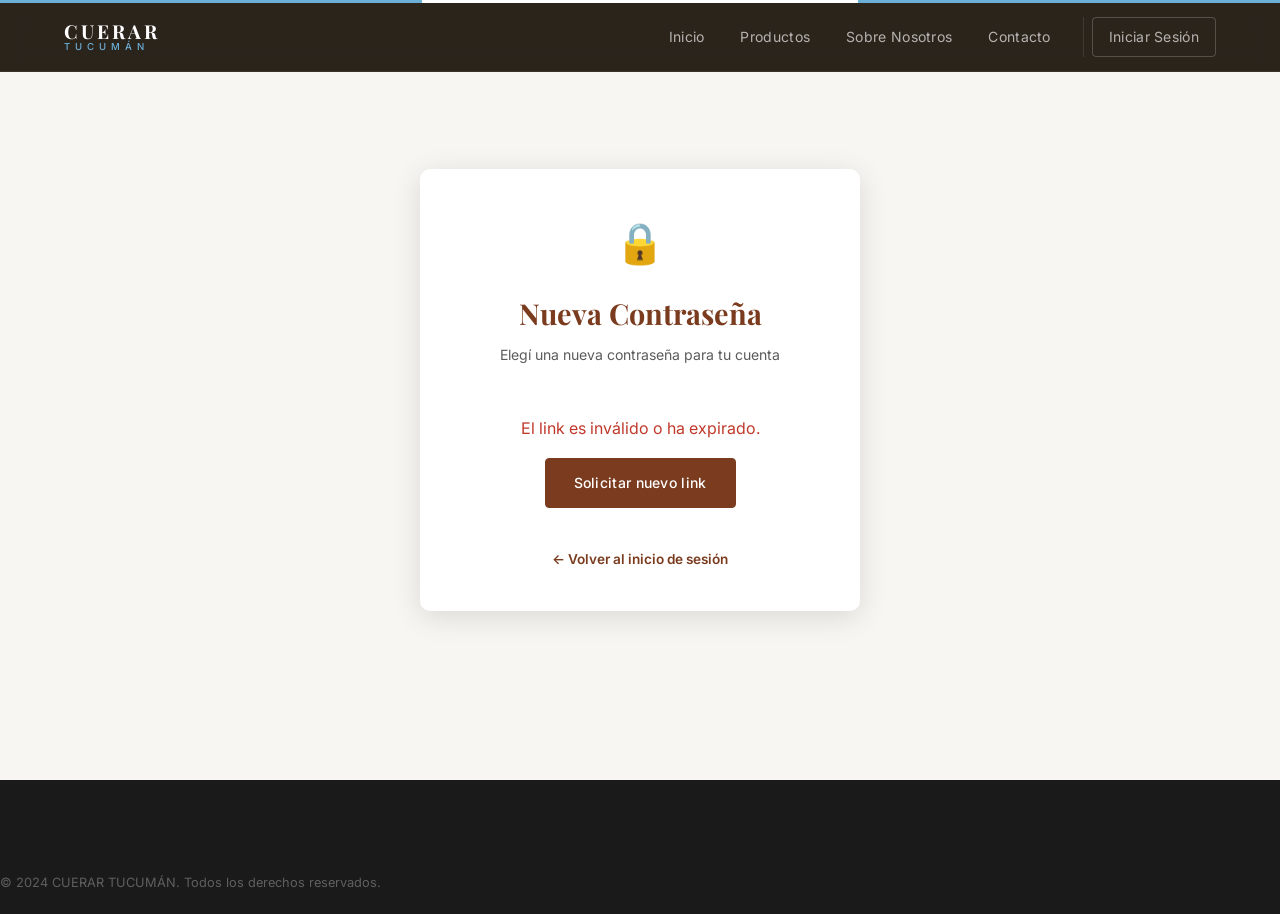
<file: pages/nueva-contrasena.html>
<!DOCTYPE html>
<html lang="es">
<head>
    <meta charset="UTF-8">
    <meta name="viewport" content="width=device-width, initial-scale=1.0">
    <meta name="description" content="Nueva contraseña - CUERAR TUCUMÁN">
    <title>Nueva Contraseña | CUERAR TUCUMÁN</title>
    <link rel="stylesheet" href="../style.css">
    <link rel="preconnect" href="https://fonts.googleapis.com">
    <link rel="preconnect" href="https://fonts.gstatic.com" crossorigin>
    <link href="https://fonts.googleapis.com/css2?family=Playfair+Display:wght@400;600;700;900&family=Inter:wght@300;400;500;600;700&display=swap" rel="stylesheet">
</head>
<body>

    <!-- ======== ENCABEZADO ======== -->
    <header class="encabezado" id="encabezado">
        <div class="encabezado__contenedor">
            <a href="../index.html" class="encabezado__logo">
                <div class="encabezado__logo-texto">
                    <span class="encabezado__marca">CUERAR</span>
                    <span class="encabezado__ubicacion">TUCUMÁN</span>
                </div>
            </a>

            <button class="encabezado__boton-menu" id="botonMenu" aria-label="Abrir menú">
                <span></span><span></span><span></span>
            </button>

            <nav class="encabezado__navegacion" id="menuNav">
                <ul class="encabezado__lista-nav">
                    <li><a href="../index.html" class="encabezado__enlace-nav">Inicio</a></li>
                    <li><a href="productos.html" class="encabezado__enlace-nav">Productos</a></li>
                    <li><a href="sobre-nosotros.html" class="encabezado__enlace-nav">Sobre Nosotros</a></li>
                    <li><a href="contacto.html" class="encabezado__enlace-nav">Contacto</a></li>
                </ul>
                <div class="encabezado__auth" id="navAuth"></div>
            </nav>
        </div>
    </header>

    <!-- ======== PÁGINA DE NUEVA CONTRASEÑA ======== -->
    <main class="pagina-auth">
        <div class="auth-card">

            <div class="auth-card__encabezado">
                <span class="auth-card__icono">🔒</span>
                <h1 class="auth-card__titulo">Nueva Contraseña</h1>
                <p class="auth-card__subtitulo">Elegí una nueva contraseña para tu cuenta</p>
            </div>

            <div class="auth-card__error" id="authError" style="display:none;"></div>
            <div class="auth-card__exito" id="authExito" style="display:none;"></div>

            <!-- Si el token no está en la URL o expiró, se oculta el form y se muestra esto -->
            <div id="tokenInvalido" style="display:none;text-align:center;padding:16px;">
                <p style="color:#c0392b;margin-bottom:16px;">El link es inválido o ha expirado.</p>
                <a href="recuperar-contrasena.html" class="boton boton--primario">Solicitar nuevo link</a>
            </div>

            <form class="auth-card__formulario" id="formNuevaContrasena" novalidate>

                <div class="campo">
                    <label class="campo__etiqueta" for="password">Nueva contraseña</label>
                    <div class="campo__input-grupo">
                        <input
                            class="campo__input"
                            type="password"
                            id="password"
                            name="password"
                            placeholder="Mínimo 6 caracteres"
                            required
                            autocomplete="new-password"
                        >
                        <button type="button" class="campo__ojo" id="togglePassword" aria-label="Ver contraseña">👁</button>
                    </div>
                </div>

                <div class="campo">
                    <label class="campo__etiqueta" for="confirmar">Confirmar contraseña</label>
                    <div class="campo__input-grupo">
                        <input
                            class="campo__input"
                            type="password"
                            id="confirmar"
                            name="confirmar"
                            placeholder="Repetí la contraseña"
                            required
                            autocomplete="new-password"
                        >
                        <button type="button" class="campo__ojo" id="toggleConfirmar" aria-label="Ver contraseña">👁</button>
                    </div>
                </div>

                <button type="submit" class="boton boton--primario auth-card__submit" id="btnSubmit">
                    Guardar contraseña
                </button>

            </form>

            <div class="auth-card__footer">
                <p><a href="login.html" class="auth-card__link">← Volver al inicio de sesión</a></p>
            </div>

        </div>
    </main>

    <!-- ======== FOOTER SIMPLIFICADO ======== -->
    <footer class="pie" style="margin-top:auto;">
        <div class="pie__inferior">
            <p class="pie__copyright">© 2024 CUERAR TUCUMÁN. Todos los derechos reservados.</p>
        </div>
    </footer>

    <script src="../src/js/api.js"></script>
    <script src="../src/js/auth.js"></script>
    <script>
        // El token llega por URL: nueva-contrasena.html?token=xxx (lo genera el backend)
        const params = new URLSearchParams(window.location.search);
        const token = params.get("token");

        if (!token) {
            document.getElementById("formNuevaContrasena").style.display = "none";
            document.getElementById("tokenInvalido").style.display = "block";
        }

        // Mostrar/ocultar contraseñas
        document.getElementById("togglePassword").addEventListener("click", function () {
            const input = document.getElementById("password");
            const esPassword = input.type === "password";
            input.type = esPassword ? "text" : "password";
            this.textContent = esPassword ? "🙈" : "👁";
        });

        document.getElementById("toggleConfirmar").addEventListener("click", function () {
            const input = document.getElementById("confirmar");
            const esPassword = input.type === "password";
            input.type = esPassword ? "text" : "password";
            this.textContent = esPassword ? "🙈" : "👁";
        });

        document.getElementById("formNuevaContrasena").addEventListener("submit", async function (e) {
            e.preventDefault();

            const errorDiv = document.getElementById("authError");
            const exitoDiv = document.getElementById("authExito");
            const btnSubmit = document.getElementById("btnSubmit");

            errorDiv.style.display = "none";
            exitoDiv.style.display = "none";

            const password  = document.getElementById("password").value;
            const confirmar = document.getElementById("confirmar").value;

            if (!password || !confirmar) {
                errorDiv.textContent = "Completá todos los campos.";
                errorDiv.style.display = "block";
                return;
            }

            if (password.length < 6) {
                errorDiv.textContent = "La contraseña debe tener al menos 6 caracteres.";
                errorDiv.style.display = "block";
                return;
            }

            if (password !== confirmar) {
                errorDiv.textContent = "Las contraseñas no coinciden.";
                errorDiv.style.display = "block";
                return;
            }

            btnSubmit.disabled = true;
            btnSubmit.textContent = "Guardando...";

            try {
                await apiFetch("/auth/reset-password", {
                    method: "POST",
                    body: JSON.stringify({ token, password })
                });

                exitoDiv.textContent = "¡Contraseña actualizada! Redirigiendo al inicio de sesión...";
                exitoDiv.style.display = "block";
                document.getElementById("formNuevaContrasena").style.display = "none";

                // Redirigir al login después de 2.5 segundos para que el usuario lea el mensaje
                setTimeout(() => {
                    window.location.href = "login.html";
                }, 2500);

            } catch (error) {
                if (error.message.includes("inválido") || error.message.includes("expirado")) {
                    document.getElementById("formNuevaContrasena").style.display = "none";
                    document.getElementById("tokenInvalido").style.display = "block";
                } else {
                    errorDiv.textContent = error.message;
                    errorDiv.style.display = "block";
                    btnSubmit.disabled = false;
                    btnSubmit.textContent = "Guardar contraseña";
                }
            }
        });
    </script>
    <script src="../src/js/main.js"></script>
</body>
</html>
</file>
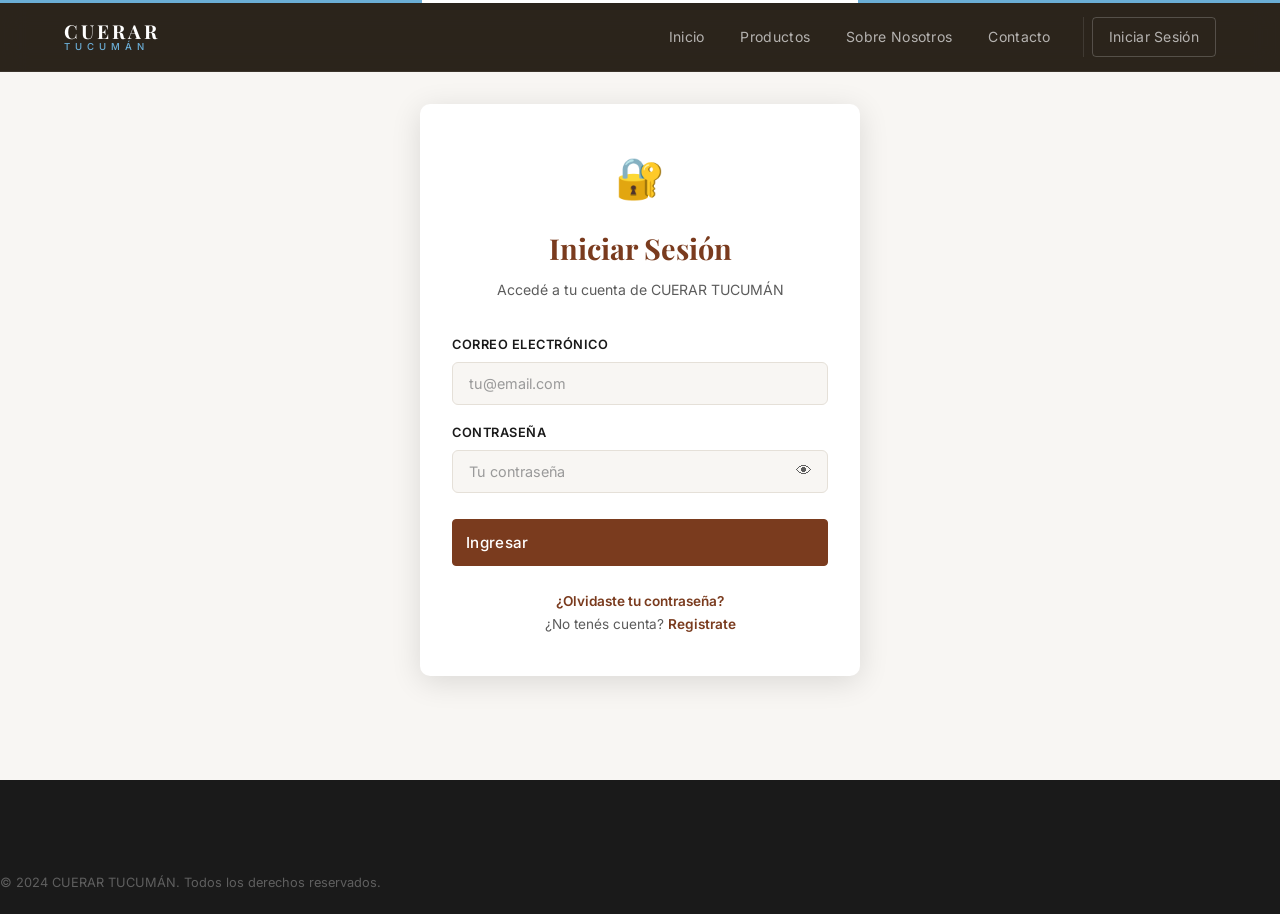
<file: pages/pedido.html>
<!DOCTYPE html>
<html lang="es">
<head>
    <meta charset="UTF-8">
    <meta name="viewport" content="width=device-width, initial-scale=1.0">
    <title>Pedido Confirmado | CUERAR TUCUMÁN</title>
    <link rel="stylesheet" href="../style.css">
    <link rel="preconnect" href="https://fonts.googleapis.com">
    <link rel="preconnect" href="https://fonts.gstatic.com" crossorigin>
    <link href="https://fonts.googleapis.com/css2?family=Playfair+Display:wght@400;600;700;900&family=Inter:wght@300;400;500;600;700&display=swap" rel="stylesheet">
</head>
<body>

    <!-- ======== ENCABEZADO ======== -->
    <header class="encabezado" id="encabezado">
        <div class="encabezado__contenedor">
            <a href="../index.html" class="encabezado__logo">
                <div class="encabezado__logo-texto">
                    <span class="encabezado__marca">CUERAR</span>
                    <span class="encabezado__ubicacion">TUCUMÁN</span>
                </div>
            </a>

            <button class="encabezado__boton-menu" id="botonMenu" aria-label="Abrir menú">
                <span></span>
                <span></span>
                <span></span>
            </button>

            <nav class="encabezado__navegacion" id="menuNav">
                <ul class="encabezado__lista-nav">
                    <li><a href="../index.html" class="encabezado__enlace-nav">Inicio</a></li>
                    <li><a href="productos.html" class="encabezado__enlace-nav">Productos</a></li>
                    <li><a href="sobre-nosotros.html" class="encabezado__enlace-nav">Sobre Nosotros</a></li>
                    <li><a href="contacto.html" class="encabezado__enlace-nav">Contacto</a></li>
                </ul>
                <!-- auth.js lo llena -->
                <div class="encabezado__auth" id="navAuth"></div>
            </nav>
        </div>
    </header>

    <!-- ======== CONTENIDO PEDIDO ======== -->
    <main class="pedido-pagina">
        <div class="contenedor">

            <div class="pedido__confirmacion">
                <div class="pedido__icono-exito">✓</div>
                <h1 class="pedido__titulo">¡Pedido Recibido!</h1>
                <p class="pedido__subtitulo">Gracias por tu compra. Revisá los datos de pago a continuación y envianos el comprobante.</p>
                <div class="pedido__numero-box">
                    <span class="pedido__numero-etiqueta">Número de Pedido</span>
                    <span class="pedido__numero" id="numeroPedido">#000000</span>
                </div>
            </div>

            <div class="pedido__grilla">

                <!-- Resumen del pedido (se llena con el carrito en localStorage) -->
                <div class="pedido__card">
                    <h2 class="pedido__card-titulo">Resumen del Pedido</h2>
                    <div id="resumenItems" class="pedido__items-lista"></div>
                    <div class="pedido__total-row pedido__total-row--grande">
                        <span>Total a pagar:</span>
                        <strong id="totalPedido">$0</strong>
                    </div>
                </div>

                <!-- Datos de pago fijos, no vienen de la API -->
                <div class="pedido__card">
                    <h2 class="pedido__card-titulo">Datos de Pago</h2>
                    <p class="pedido__pago-instruccion">
                        Realizá la transferencia bancaria o el pago por Mercado Pago y envianos el comprobante por WhatsApp o email.
                    </p>

                    <div class="pedido__metodo">
                        <h3 class="pedido__metodo-titulo">🏦 Transferencia Bancaria</h3>
                        <ul class="pedido__datos-banco">
                            <li><span>Banco:</span><strong>Banco Macro</strong></li>
                            <li><span>Titular:</span><strong>CUERAR TUCUMÁN S.R.L.</strong></li>
                            <li><span>CUIT:</span><strong>30-71234567-8</strong></li>
                            <li><span>CBU:</span><strong>2850590940090418135201</strong></li>
                            <li><span>Alias:</span><strong>CUERAR.TUC.PAGO</strong></li>
                        </ul>
                    </div>

                    <div class="pedido__metodo">
                        <h3 class="pedido__metodo-titulo">💳 Mercado Pago</h3>
                        <ul class="pedido__datos-banco">
                            <li><span>Alias MP:</span><strong>cuerar.tucuman</strong></li>
                            <li><span>CVU:</span><strong>0000003100069874551831</strong></li>
                        </ul>
                    </div>

                    <div class="pedido__metodo">
                        <h3 class="pedido__metodo-titulo">📲 Enviar comprobante a:</h3>
                        <ul class="pedido__datos-banco">
                            <li><span>WhatsApp:</span><strong>(03865) 234-570</strong></li>
                            <li><span>Email:</span><strong>ventas@cuerartucuman.com.ar</strong></li>
                        </ul>
                    </div>

                    <div class="pedido__aviso">
                        ⚠️ El pedido se procesa una vez confirmado el pago. Ante cualquier duda contactanos.
                    </div>
                </div>

            </div>

            <div class="pedido__acciones">
                <button class="boton boton--primario" id="btnConfirmarPedido">Confirmar Pedido</button>
                <a href="productos.html" class="boton boton--contorno">Seguir Comprando</a>
            </div>

        </div>
    </main>

    <!-- ======== PIE DE PÁGINA ======== -->
    <footer class="pie" id="pie">
        <div class="contenedor">
            <div class="pie__inferior">
                <p>&copy; 2026 CUERAR TUCUMÁN. Todos los derechos reservados.</p>
                <div class="pie__redes">
                    <a href="https://www.instagram.com/cuerar_tuc/" class="pie__enlace-red" aria-label="Instagram">IG</a>
                    <a href="https://wa.me/5493865234570" class="pie__enlace-red" aria-label="WhatsApp">WA</a>
                </div>
            </div>
        </div>
    </footer>

    <!-- ======== BOTÓN FLOTANTE WHATSAPP ======== -->
    <a href="https://wa.me/5493865234570" class="whatsapp-flotante" target="_blank" rel="noopener" aria-label="Contactar por WhatsApp">
        💬
    </a>

    <script src="../src/js/api.js"></script>
    <script src="../src/js/auth.js"></script>
    <script src="../src/js/carrito.js"></script>
    <script src="../src/js/main.js"></script>
    <script>
        document.addEventListener('DOMContentLoaded', () => {
            // Redirigir si llegó sin sesión (no debería pasar porque el carrito ya avisa)
            if (!estaLogueado()) {
                window.location.href = 'login.html';
                return;
            }

            const CARRITO_KEY = 'cuerar_carrito';

            // Número único generado en el cliente con los últimos 6 dígitos del timestamp
            const numeroPedido = 'CT-' + Date.now().toString().slice(-6);
            document.getElementById('numeroPedido').textContent = '#' + numeroPedido;

            // Cargar items del carrito
            const carrito = JSON.parse(localStorage.getItem(CARRITO_KEY) || '[]');
            const resumenEl = document.getElementById('resumenItems');
            const totalEl  = document.getElementById('totalPedido');
            const btn       = document.getElementById('btnConfirmarPedido');

            if (carrito.length === 0) {
                resumenEl.innerHTML = '<p style="color:var(--color-texto-claro);text-align:center;padding:1rem 0;">No hay productos en el carrito.</p>';
                totalEl.textContent = '$0';
                btn.disabled = true;
            } else {
                const total = carrito.reduce((sum, item) => sum + item.precio * item.cantidad, 0);
                resumenEl.innerHTML = carrito.map(item => `
                    <div class="pedido__item-fila">
                        <span class="pedido__item-nombre">${item.nombre} <em>x${item.cantidad}</em></span>
                        <span class="pedido__item-subtotal">$${(item.precio * item.cantidad).toLocaleString('es-AR')}</span>
                    </div>
                `).join('');
                totalEl.textContent = '$' + total.toLocaleString('es-AR');
            }

            // Confirmar pedido: POST a la API y limpiar carrito
            btn.addEventListener('click', async () => {
                if (carrito.length === 0) return;

                btn.disabled = true;
                btn.textContent = 'Guardando pedido...';

                const total = carrito.reduce((s, i) => s + i.precio * i.cantidad, 0);

                try {
                    await apiFetch('/pedidos', {
                        method: 'POST',
                        body: JSON.stringify({
                            numero: numeroPedido,
                            items:  carrito,
                            total:  total,
                        }),
                    });

                    // Limpiar el carrito una vez que el pedido quedó guardado en la API
                    localStorage.removeItem(CARRITO_KEY);
                    btn.textContent = '✓ Pedido Confirmado';
                    btn.style.background = 'var(--color-whatsapp)';

                    const aviso = document.createElement('p');
                    aviso.className = 'pedido__confirmado-msg';
                    aviso.textContent = 'Tu pedido fue registrado. Envianos el comprobante de pago para procesarlo.';
                    btn.parentNode.insertBefore(aviso, btn.nextSibling);

                    mostrarNotificacion('¡Pedido confirmado correctamente!');

                } catch (err) {
                    // Si la API falla, mostrar el error y re-habilitar el botón
                    btn.disabled = false;
                    btn.textContent = 'Confirmar Pedido';

                    const errEl = document.createElement('p');
                    errEl.style.cssText = 'color:red;text-align:center;margin-top:.5rem;font-size:.85rem;';
                    errEl.textContent = 'Error al registrar el pedido: ' + err.message + '. Intentá de nuevo.';
                    btn.parentNode.insertBefore(errEl, btn.nextSibling);
                    setTimeout(() => errEl.remove(), 5000);
                }
            });
        });
    </script>
</body>
</html>
</file>
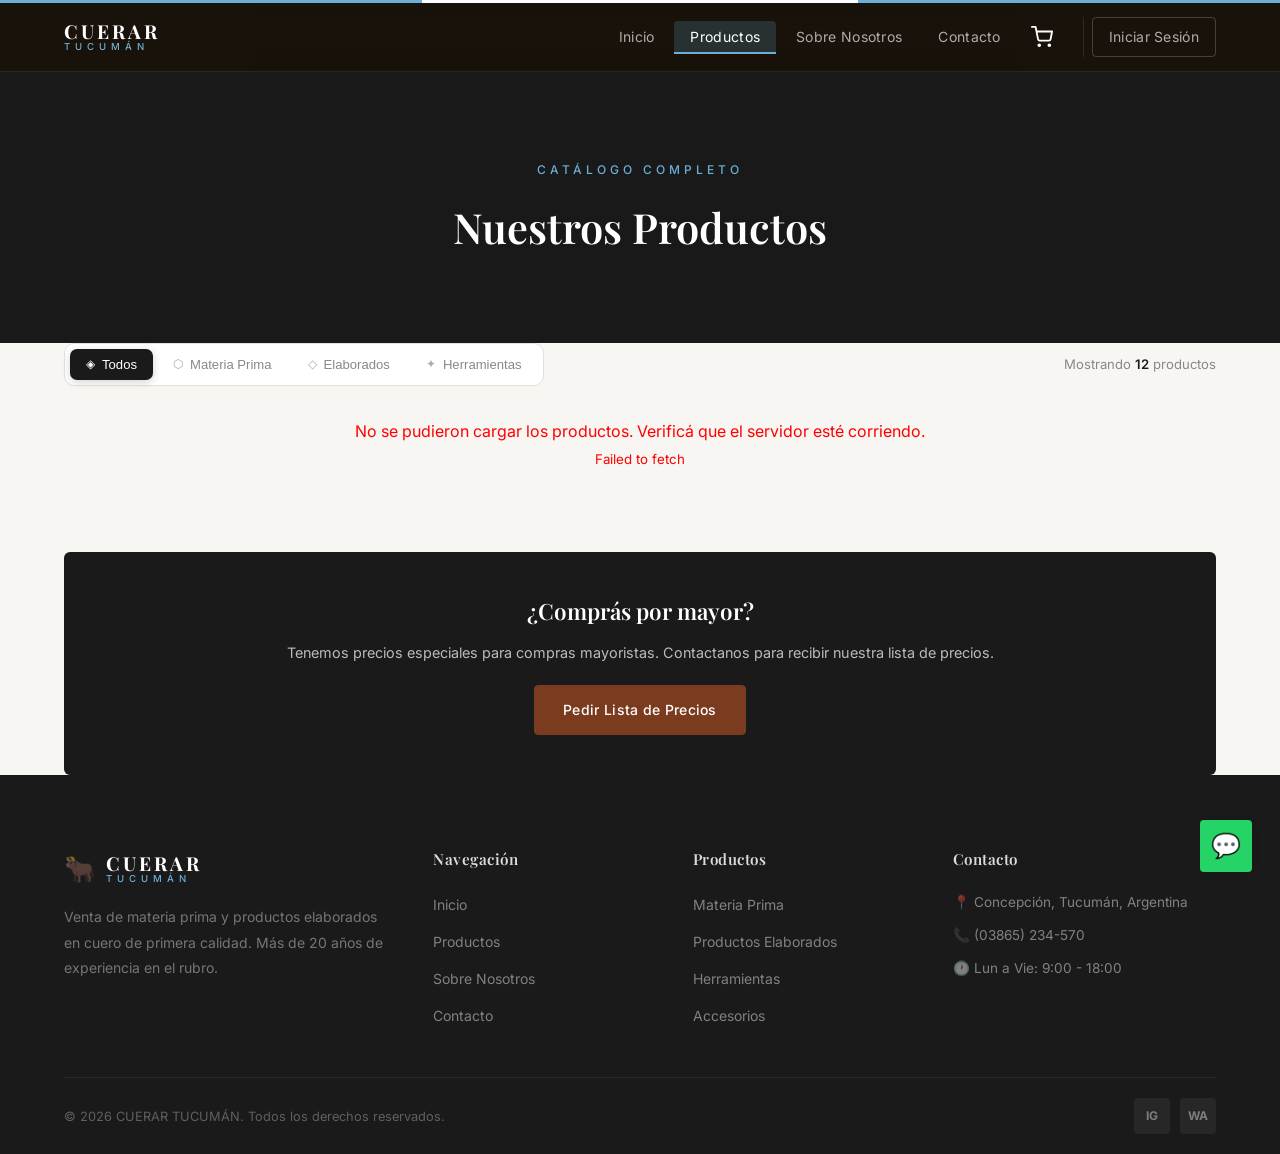
<file: pages/productos.html>
<!DOCTYPE html>
<html lang="es">
<head>
    <meta charset="UTF-8">
    <meta name="viewport" content="width=device-width, initial-scale=1.0">
    <meta name="description" content="Productos CUERAR TUCUMÁN - Materia prima, productos elaborados y herramientas en cuero de primera calidad.">
    <title>Productos | CUERAR TUCUMÁN</title>
    <link rel="stylesheet" href="../style.css">
    <link rel="preconnect" href="https://fonts.googleapis.com">
    <link rel="preconnect" href="https://fonts.gstatic.com" crossorigin>
    <link href="https://fonts.googleapis.com/css2?family=Playfair+Display:wght@400;600;700;900&family=Inter:wght@300;400;500;600;700&display=swap" rel="stylesheet">
</head>
<body>

    <!-- ======== ENCABEZADO ======== -->
    <header class="encabezado" id="encabezado">
        <div class="encabezado__contenedor">
            <a href="../index.html" class="encabezado__logo">
                <div class="encabezado__logo-texto">
                    <span class="encabezado__marca">CUERAR</span>
                    <span class="encabezado__ubicacion">TUCUMÁN</span>
                </div>
            </a>

            <!-- Hamburguesa para mobile -->
            <button class="encabezado__boton-menu" id="botonMenu" aria-label="Abrir menú">
                <span></span>
                <span></span>
                <span></span>
            </button>

            <nav class="encabezado__navegacion" id="menuNav">
                <ul class="encabezado__lista-nav">
                    <li><a href="../index.html" class="encabezado__enlace-nav">Inicio</a></li>
                    <li><a href="productos.html" class="encabezado__enlace-nav activo">Productos</a></li>
                    <li><a href="sobre-nosotros.html" class="encabezado__enlace-nav">Sobre Nosotros</a></li>
                    <li><a href="contacto.html" class="encabezado__enlace-nav">Contacto</a></li>
                </ul>
                <!-- auth.js inyecta acá login o datos del usuario -->
                <div class="encabezado__auth" id="navAuth"></div>
            </nav>
        </div>
    </header>

    <!-- ======== PORTADA PRODUCTOS ======== -->
    <section class="portada-pagina">
        <div class="portada-pagina__capa"></div>
        <div class="portada-pagina__contenido">
            <p class="portada-pagina__subtitulo">Catálogo completo</p>
            <h1 class="portada-pagina__titulo">Nuestros Productos</h1>
        </div>
    </section>

    <!-- ======== FILTROS DE CATEGORÍA ======== -->
    <section class="catalogo" id="catalogo">
        <div class="contenedor">

            <div class="catalogo__barra-filtros">
                <!-- Los números entre paréntesis se actualizan con los datos reales de la API (main.js) -->
                <div class="catalogo__filtros" id="filtros">
                    <button class="catalogo__filtro activo" data-filtro="todos">
                        <span class="catalogo__filtro-icono">◈</span>
                        <span class="catalogo__filtro-texto">Todos</span>
                    </button>
                    <button class="catalogo__filtro" data-filtro="materia-prima">
                        <span class="catalogo__filtro-icono">⬡</span>
                        <span class="catalogo__filtro-texto">Materia Prima</span>
                    </button>
                    <button class="catalogo__filtro" data-filtro="elaborados">
                        <span class="catalogo__filtro-icono">◇</span>
                        <span class="catalogo__filtro-texto">Elaborados</span>
                    </button>
                    <button class="catalogo__filtro" data-filtro="herramientas">
                        <span class="catalogo__filtro-icono">✦</span>
                        <span class="catalogo__filtro-texto">Herramientas</span>
                    </button>
                </div>
                <!-- Texto "Mostrando X de Y productos", lo actualiza main.js al paginar/filtrar -->
                <p class="catalogo__resultado" id="catalogo__resultado">Mostrando <strong>12</strong> productos</p>
            </div>

            <!-- productos-api.js llena esta grilla; main.js aplica filtros y paginación -->
            <div class="catalogo__grilla" id="grillaProductos"></div>

            <!-- main.js genera los botones de paginación acá -->
            <div class="catalogo__paginacion" id="paginacion"></div>

            <!-- Banner mayorista -->
            <div class="catalogo__banner-mayorista">
                <div class="catalogo__banner-contenido">
                    <h3 class="catalogo__banner-titulo">¿Comprás por mayor?</h3>
                    <p class="catalogo__banner-texto">Tenemos precios especiales para compras mayoristas. Contactanos para recibir nuestra lista de precios.</p>
                    <a href="contacto.html" class="boton boton--primario">Pedir Lista de Precios</a>
                </div>
            </div>

        </div>
    </section>

    <!-- ======== PIE DE PÁGINA ======== -->
    <footer class="pie" id="pie">
        <div class="contenedor">
            <div class="pie__grilla">
                <div class="pie__marca">
                    <a href="index.html" class="pie__logo">
                        <span class="encabezado__logo-icono">🐂</span>
                        <div class="encabezado__logo-texto">
                            <span class="encabezado__marca">CUERAR</span>
                            <span class="encabezado__ubicacion">TUCUMÁN</span>
                        </div>
                    </a>
                    <p class="pie__descripcion">
                        Venta de materia prima y productos elaborados en cuero de primera calidad. 
                        Más de 20 años de experiencia en el rubro.
                    </p>
                </div>

                <div class="pie__enlaces">
                    <h4 class="pie__titulo">Navegación</h4>
                    <ul>
                        <li><a href="index.html">Inicio</a></li>
                        <li><a href="pages/productos.html">Productos</a></li>
                        <li><a href="pages/sobre-nosotros.html">Sobre Nosotros</a></li>
                        <li><a href="pages/contacto.html">Contacto</a></li>
                    </ul>
                </div>

                <div class="pie__enlaces">
                    <h4 class="pie__titulo">Productos</h4>
                    <ul>
                        <li><a href="pages/productos.html">Materia Prima</a></li>
                        <li><a href="pages/productos.html">Productos Elaborados</a></li>
                        <li><a href="pages/productos.html">Herramientas</a></li>
                        <li><a href="pages/productos.html">Accesorios</a></li>
                    </ul>
                </div>

                <div class="pie__contacto">
                    <h4 class="pie__titulo">Contacto</h4>
                    <ul>
                        <li>📍 Concepción, Tucumán, Argentina</li>
                        <li>📞 (03865) 234-570</li>
                        <li>🕐 Lun a Vie: 9:00 - 18:00</li>
                    </ul>
                </div>
            </div>

            <div class="pie__inferior">
                <p>&copy; 2026 CUERAR TUCUMÁN. Todos los derechos reservados.</p>
                <div class="pie__redes">
                    <a href="https://www.instagram.com/cuerar_tuc/" class="pie__enlace-red" aria-label="Instagram" id="redIg">IG</a>
                    <a href="https://wa.me/5493865234570" class="pie__enlace-red" aria-label="WhatsApp" id="redWa">WA</a>
                </div>
            </div>
        </div>
    </footer>

    <!-- ======== BOTÓN FLOTANTE WHATSAPP ======== -->
    <a href="https://wa.me/5493865234570" class="whatsapp-flotante" id="whatsappFlotante" target="_blank" rel="noopener" aria-label="Contactar por WhatsApp">
        💬
    </a>

    <!-- Scripts: api.js primero, luego auth, luego los que dependen de ambos -->
    <script src="../src/js/api.js"></script>
    <script src="../src/js/auth.js"></script>
    <script src="../src/js/carrito.js"></script>
    <script src="../src/js/productos-api.js"></script>
    <script src="../src/js/main.js"></script>
</body>
</html>
</file>
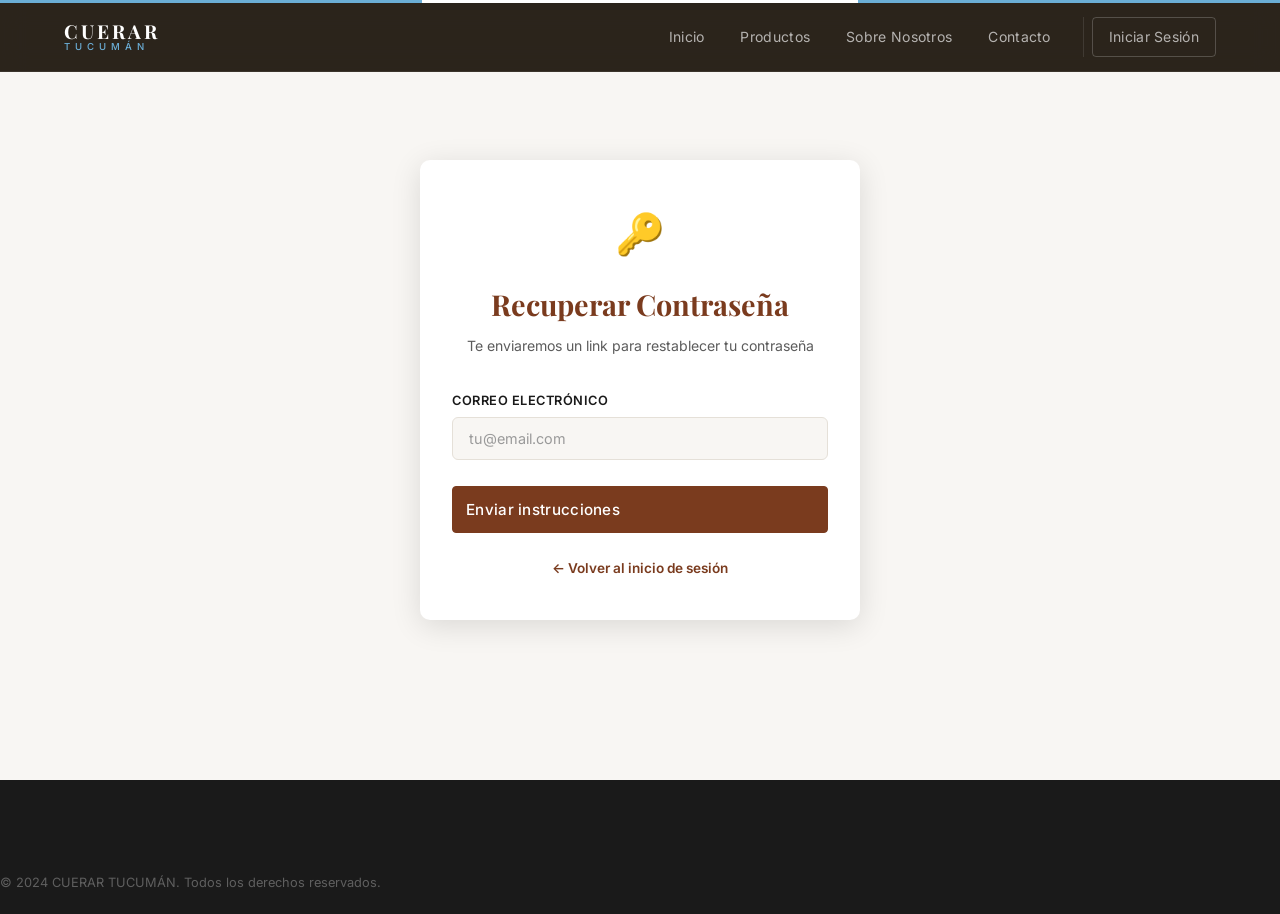
<file: pages/recuperar-contrasena.html>
<!DOCTYPE html>
<html lang="es">
<head>
    <meta charset="UTF-8">
    <meta name="viewport" content="width=device-width, initial-scale=1.0">
    <meta name="description" content="Recuperar contraseña - CUERAR TUCUMÁN">
    <title>Recuperar Contraseña | CUERAR TUCUMÁN</title>
    <link rel="stylesheet" href="../style.css">
    <link rel="preconnect" href="https://fonts.googleapis.com">
    <link rel="preconnect" href="https://fonts.gstatic.com" crossorigin>
    <link href="https://fonts.googleapis.com/css2?family=Playfair+Display:wght@400;600;700;900&family=Inter:wght@300;400;500;600;700&display=swap" rel="stylesheet">
</head>
<body>

    <!-- ======== ENCABEZADO ======== -->
    <header class="encabezado" id="encabezado">
        <div class="encabezado__contenedor">
            <a href="../index.html" class="encabezado__logo">
                <div class="encabezado__logo-texto">
                    <span class="encabezado__marca">CUERAR</span>
                    <span class="encabezado__ubicacion">TUCUMÁN</span>
                </div>
            </a>

            <button class="encabezado__boton-menu" id="botonMenu" aria-label="Abrir menú">
                <span></span><span></span><span></span>
            </button>

            <nav class="encabezado__navegacion" id="menuNav">
                <ul class="encabezado__lista-nav">
                    <li><a href="../index.html" class="encabezado__enlace-nav">Inicio</a></li>
                    <li><a href="productos.html" class="encabezado__enlace-nav">Productos</a></li>
                    <li><a href="sobre-nosotros.html" class="encabezado__enlace-nav">Sobre Nosotros</a></li>
                    <li><a href="contacto.html" class="encabezado__enlace-nav">Contacto</a></li>
                </ul>
                <div class="encabezado__auth" id="navAuth"></div>
            </nav>
        </div>
    </header>

    <!-- ======== PÁGINA DE RECUPERACIÓN ======== -->
    <main class="pagina-auth">
        <div class="auth-card">

            <div class="auth-card__encabezado">
                <span class="auth-card__icono">🔑</span>
                <h1 class="auth-card__titulo">Recuperar Contraseña</h1>
                <p class="auth-card__subtitulo">Te enviaremos un link para restablecer tu contraseña</p>
            </div>

            <div class="auth-card__error" id="authError" style="display:none;"></div>
            <!-- Mensaje de éxito (siempre genérico, sin revelar si el email existe) -->
            <div class="auth-card__exito" id="authExito" style="display:none;"></div>

            <form class="auth-card__formulario" id="formRecuperar" novalidate>

                <div class="campo">
                    <label class="campo__etiqueta" for="email">Correo electrónico</label>
                    <input
                        class="campo__input"
                        type="email"
                        id="email"
                        name="email"
                        placeholder="tu@email.com"
                        required
                        autocomplete="email"
                    >
                </div>

                <button type="submit" class="boton boton--primario auth-card__submit" id="btnSubmit">
                    Enviar instrucciones
                </button>

            </form>

            <div class="auth-card__footer">
                <p><a href="login.html" class="auth-card__link">← Volver al inicio de sesión</a></p>
            </div>

        </div>
    </main>

    <!-- ======== FOOTER SIMPLIFICADO ======== -->
    <footer class="pie" style="margin-top:auto;">
        <div class="pie__inferior">
            <p class="pie__copyright">© 2024 CUERAR TUCUMÁN. Todos los derechos reservados.</p>
        </div>
    </footer>

    <script src="../src/js/api.js"></script>
    <script src="../src/js/auth.js"></script>
    <script>
        document.getElementById("formRecuperar").addEventListener("submit", async function (e) {
            e.preventDefault();

            const errorDiv = document.getElementById("authError");
            const exitoDiv = document.getElementById("authExito");
            const btnSubmit = document.getElementById("btnSubmit");

            errorDiv.style.display = "none";
            exitoDiv.style.display = "none";

            const email = document.getElementById("email").value.trim();

            if (!email) {
                errorDiv.textContent = "Ingresá tu correo electrónico.";
                errorDiv.style.display = "block";
                return;
            }

            btnSubmit.disabled = true;
            btnSubmit.textContent = "Enviando...";

            try {
                await apiFetch("/auth/forgot-password", {
                    method: "POST",
                    body: JSON.stringify({ email })
                });

                exitoDiv.textContent = "Si el email está registrado, recibirás las instrucciones en tu bandeja de entrada.";
                exitoDiv.style.display = "block";
                document.getElementById("formRecuperar").reset();

            } catch (error) {
                errorDiv.textContent = error.message;
                errorDiv.style.display = "block";
            } finally {
                btnSubmit.disabled = false;
                btnSubmit.textContent = "Enviar instrucciones";
            }
        });
    </script>
    <script src="../src/js/main.js"></script>
</body>
</html>
</file>
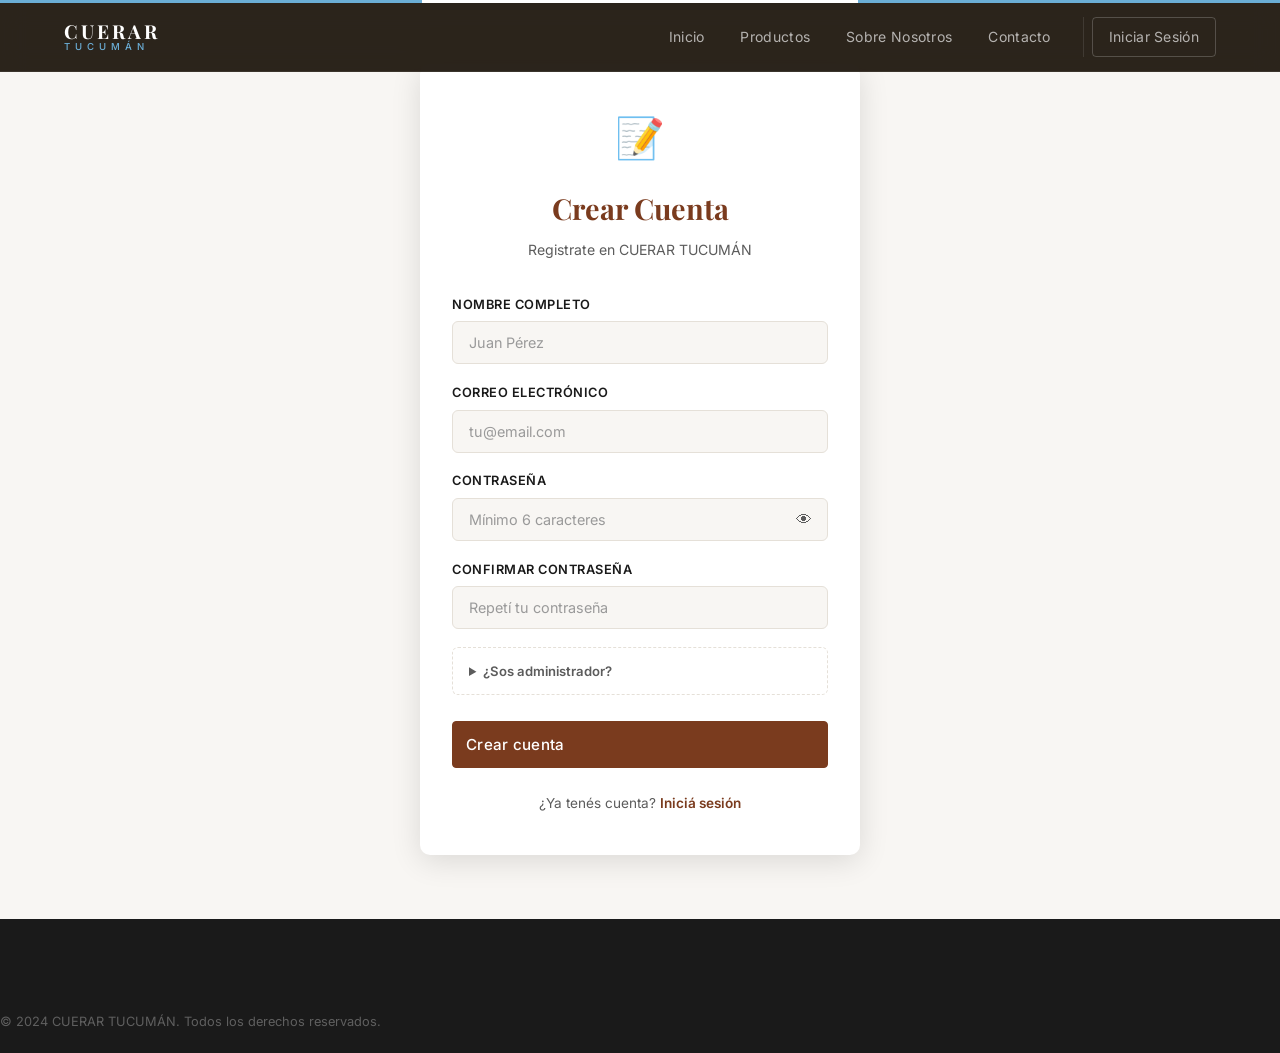
<file: pages/registro.html>
<!DOCTYPE html>
<html lang="es">
<head>
    <meta charset="UTF-8">
    <meta name="viewport" content="width=device-width, initial-scale=1.0">
    <meta name="description" content="Registrarse - CUERAR TUCUMÁN">
    <title>Registrarse | CUERAR TUCUMÁN</title>
    <link rel="stylesheet" href="../style.css">
    <link rel="preconnect" href="https://fonts.googleapis.com">
    <link rel="preconnect" href="https://fonts.gstatic.com" crossorigin>
    <link href="https://fonts.googleapis.com/css2?family=Playfair+Display:wght@400;600;700;900&family=Inter:wght@300;400;500;600;700&display=swap" rel="stylesheet">
</head>
<body>

    <!-- ======== ENCABEZADO ======== -->
    <header class="encabezado" id="encabezado">
        <div class="encabezado__contenedor">
            <a href="../index.html" class="encabezado__logo">
                <div class="encabezado__logo-texto">
                    <span class="encabezado__marca">CUERAR</span>
                    <span class="encabezado__ubicacion">TUCUMÁN</span>
                </div>
            </a>

            <button class="encabezado__boton-menu" id="botonMenu" aria-label="Abrir menú">
                <span></span><span></span><span></span>
            </button>

            <nav class="encabezado__navegacion" id="menuNav">
                <ul class="encabezado__lista-nav">
                    <li><a href="../index.html" class="encabezado__enlace-nav">Inicio</a></li>
                    <li><a href="productos.html" class="encabezado__enlace-nav">Productos</a></li>
                    <li><a href="sobre-nosotros.html" class="encabezado__enlace-nav">Sobre Nosotros</a></li>
                    <li><a href="contacto.html" class="encabezado__enlace-nav">Contacto</a></li>
                </ul>
                <!-- auth.js lo llena -->
                <div class="encabezado__auth" id="navAuth"></div>
            </nav>
        </div>
    </header>

    <!-- ======== PÁGINA DE REGISTRO ======== -->
    <main class="pagina-auth">
        <div class="auth-card">

            <div class="auth-card__encabezado">
                <span class="auth-card__icono">📝</span>
                <h1 class="auth-card__titulo">Crear Cuenta</h1>
                <p class="auth-card__subtitulo">Registrate en CUERAR TUCUMÁN</p>
            </div>

            <!-- Mensaje de error -->
            <div class="auth-card__error" id="authError" style="display:none;"></div>

            <form class="auth-card__formulario" id="formRegistro" novalidate>

                <div class="campo">
                    <label class="campo__etiqueta" for="nombre">Nombre completo</label>
                    <input
                        class="campo__input"
                        type="text"
                        id="nombre"
                        name="nombre"
                        placeholder="Juan Pérez"
                        required
                        autocomplete="name"
                    >
                </div>

                <div class="campo">
                    <label class="campo__etiqueta" for="email">Correo electrónico</label>
                    <input
                        class="campo__input"
                        type="email"
                        id="email"
                        name="email"
                        placeholder="tu@email.com"
                        required
                        autocomplete="email"
                    >
                </div>

                <div class="campo">
                    <label class="campo__etiqueta" for="password">Contraseña</label>
                    <div class="campo__input-grupo">
                        <input
                            class="campo__input"
                            type="password"
                            id="password"
                            name="password"
                            placeholder="Mínimo 6 caracteres"
                            required
                            autocomplete="new-password"
                        >
                        <button type="button" class="campo__ojo" id="togglePassword" aria-label="Ver contraseña">👁</button>
                    </div>
                </div>

                <div class="campo">
                    <label class="campo__etiqueta" for="confirmar">Confirmar contraseña</label>
                    <input
                        class="campo__input"
                        type="password"
                        id="confirmar"
                        name="confirmar"
                        placeholder="Repetí tu contraseña"
                        required
                        autocomplete="new-password"
                    >
                </div>

                <!-- Sección colapsable, solo la ve quien sabe que existe -->
                <details class="auth-card__admin-toggle">
                    <summary>¿Sos administrador?</summary>
                    <div class="campo" style="margin-top: 10px;">
                        <label class="campo__etiqueta" for="codigoAdmin">Código de administrador</label>
                        <input
                            class="campo__input"
                            type="password"
                            id="codigoAdmin"
                            name="codigoAdmin"
                            placeholder="Ingresá el código secreto de admin"
                            autocomplete="off"
                        >
                        <small class="campo__ayuda">
                            Si tenés el código, tu cuenta tendrá permisos de administrador.
                        </small>
                    </div>
                </details>

                <button type="submit" class="boton boton--primario auth-card__submit" id="btnSubmit">
                    Crear cuenta
                </button>

            </form>

            <div class="auth-card__footer">
                <p>¿Ya tenés cuenta? <a href="login.html" class="auth-card__link">Iniciá sesión</a></p>
            </div>

        </div>
    </main>

    <!-- ======== FOOTER SIMPLIFICADO ======== -->
    <footer class="pie" style="margin-top:auto;">
        <div class="pie__inferior">
            <p class="pie__copyright">© 2024 CUERAR TUCUMÁN. Todos los derechos reservados.</p>
        </div>
    </footer>

    <script src="../src/js/api.js"></script>
    <script src="../src/js/auth.js"></script>
    <script>
        // Redirigir si ya está logueado
        if (estaLogueado()) {
            window.location.href = "../index.html";
        }

        // Mostrar/ocultar contraseña
        document.getElementById("togglePassword").addEventListener("click", function () {
            const input = document.getElementById("password");
            const esPassword = input.type === "password";
            input.type = esPassword ? "text" : "password";
            this.textContent = esPassword ? "🙈" : "👁";
        });

        // Envío del formulario
        document.getElementById("formRegistro").addEventListener("submit", async function (e) {
            e.preventDefault();

            const errorDiv  = document.getElementById("authError");
            const btnSubmit = document.getElementById("btnSubmit");
            errorDiv.style.display = "none";

            const nombre      = document.getElementById("nombre").value.trim();
            const email       = document.getElementById("email").value.trim();
            const password    = document.getElementById("password").value;
            const confirmar   = document.getElementById("confirmar").value;
            const codigoAdmin = document.getElementById("codigoAdmin").value.trim();

            // Validaciones en el cliente
            if (!nombre || !email || !password || !confirmar) {
                errorDiv.textContent = "Completá todos los campos obligatorios.";
                errorDiv.style.display = "block";
                return;
            }

            if (password.length < 6) {
                errorDiv.textContent = "La contraseña debe tener al menos 6 caracteres.";
                errorDiv.style.display = "block";
                return;
            }

            if (password !== confirmar) {
                errorDiv.textContent = "Las contraseñas no coinciden.";
                errorDiv.style.display = "block";
                return;
            }

            btnSubmit.disabled = true;
            btnSubmit.textContent = "Creando cuenta...";

            try {
                // 1. Registrar
                const regData = await apiFetch("/auth/register", {
                    method: "POST",
                    body: JSON.stringify({ nombre, email, password, codigo_admin: codigoAdmin })
                });

                // Login automático para no tener que pedir que inicien sesión justo después de registrarse
                const loginData = await apiFetch("/auth/login", {
                    method: "POST",
                    body: JSON.stringify({ email, password })
                });

                guardarSesion(loginData.access_token, loginData.usuario);

                // 3. Redirigir con mensaje de bienvenida
                window.location.href = "../index.html";

            } catch (error) {
                errorDiv.textContent = error.message;
                errorDiv.style.display = "block";
                btnSubmit.disabled = false;
                btnSubmit.textContent = "Crear cuenta";
            }
        });
    </script>
    <script src="../src/js/main.js"></script>
</body>
</html>
</file>
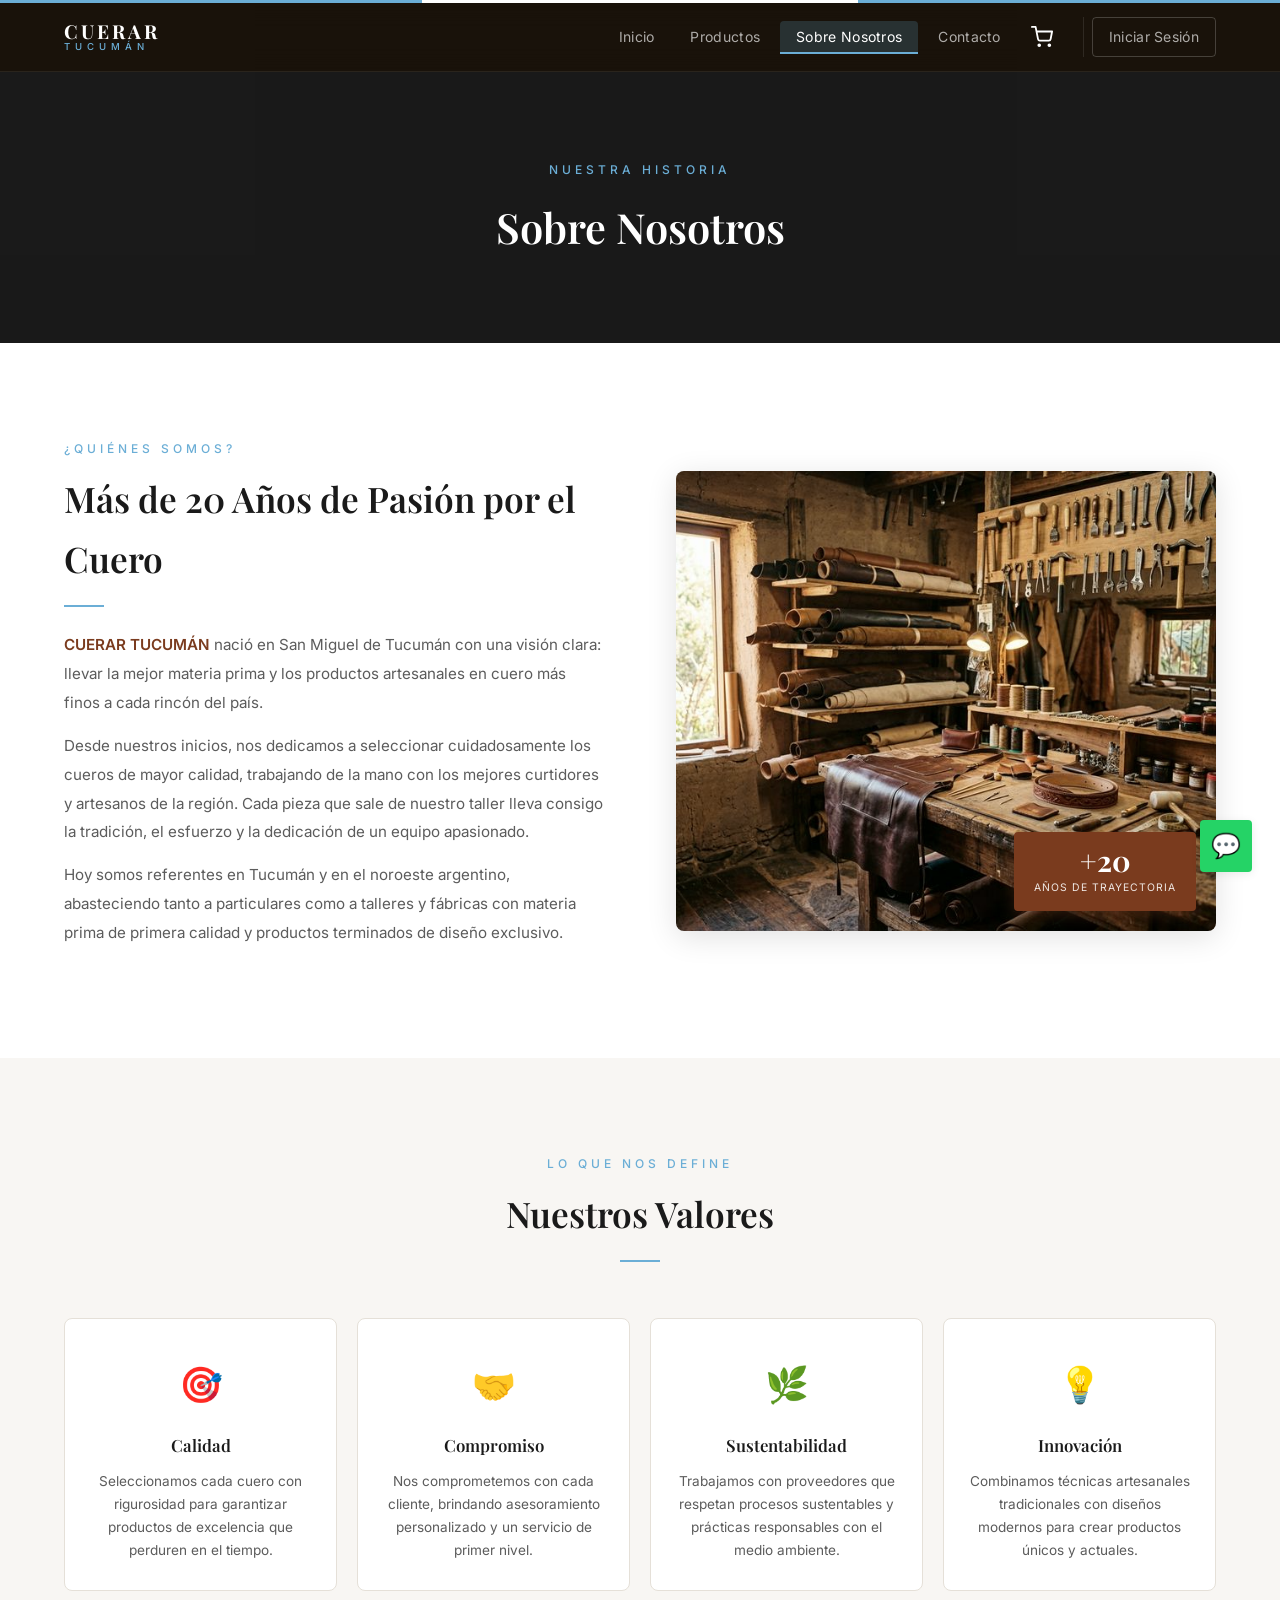
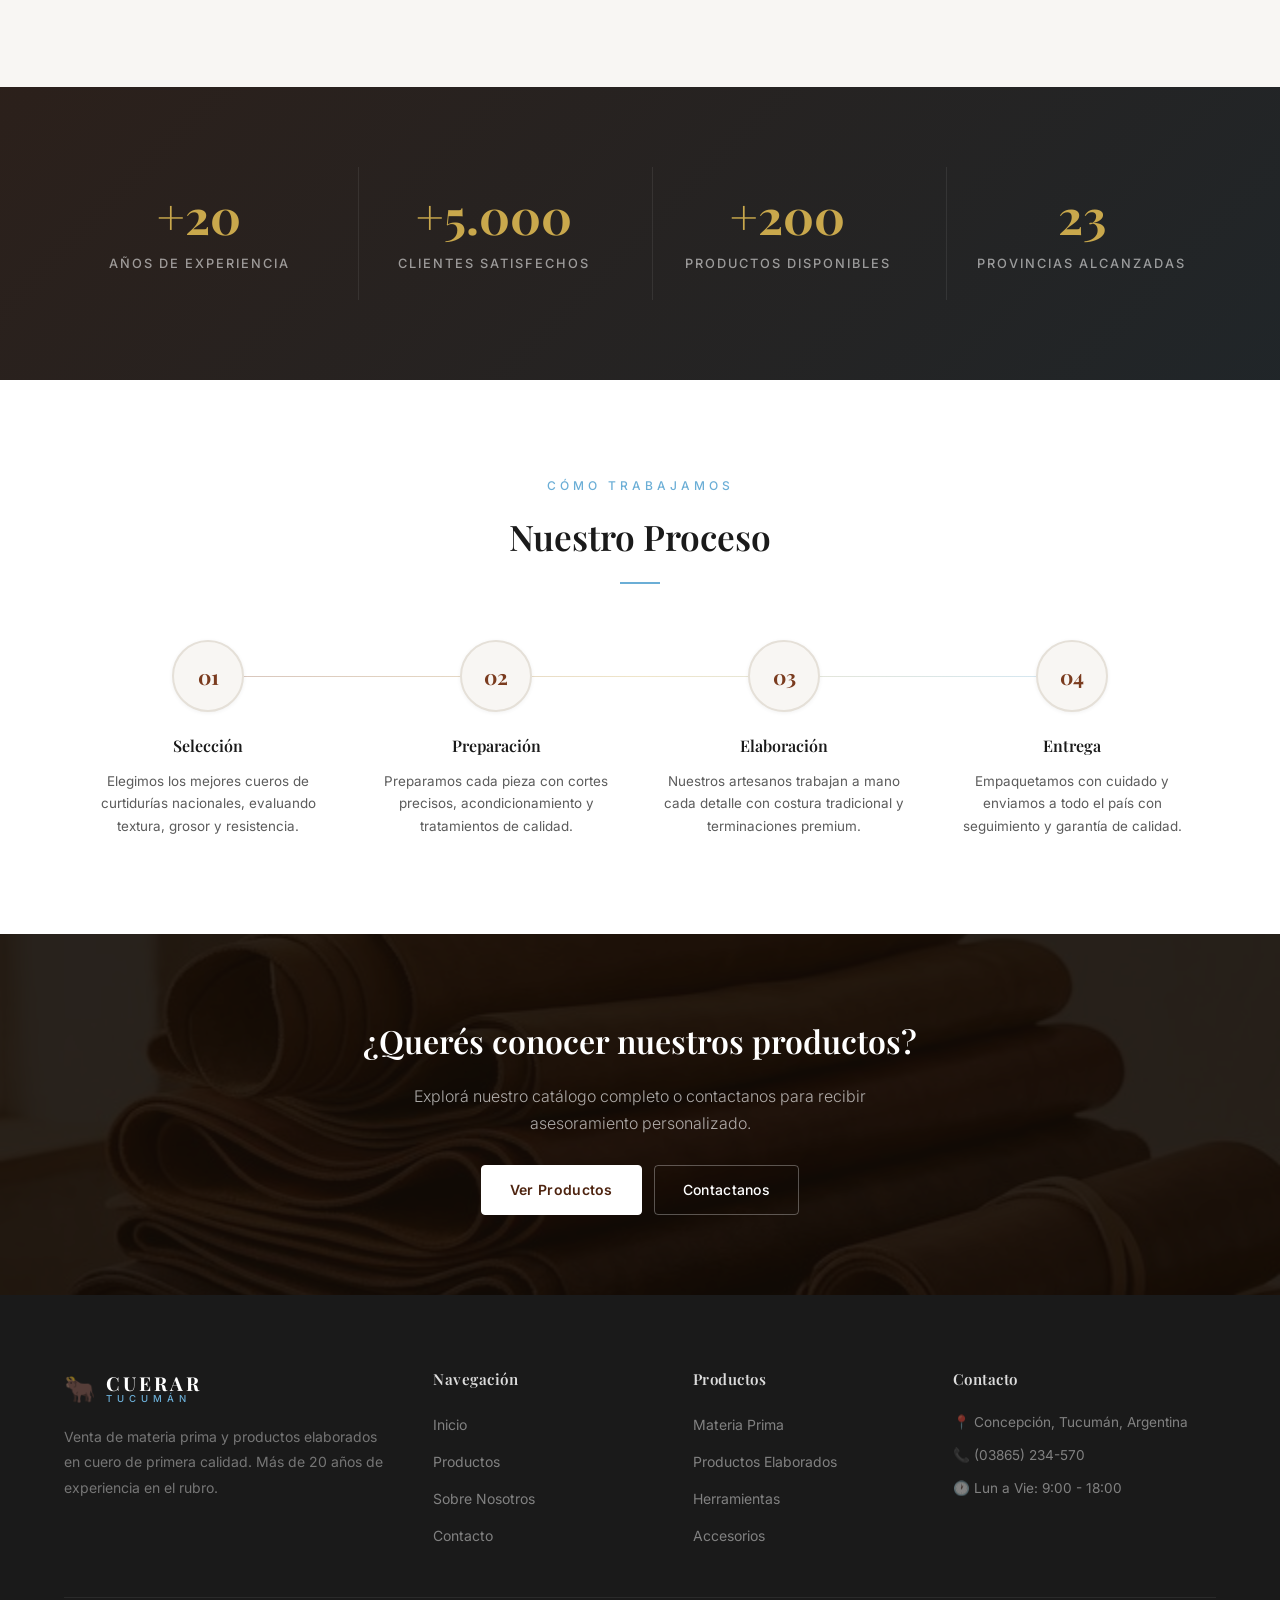
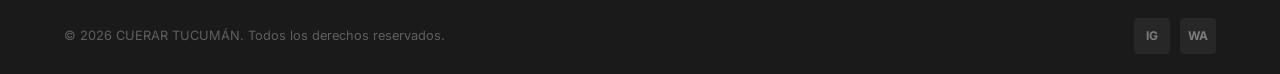
<file: pages/sobre-nosotros.html>
<!DOCTYPE html>
<html lang="es">
<head>
    <meta charset="UTF-8">
    <meta name="viewport" content="width=device-width, initial-scale=1.0">
    <meta name="description" content="Sobre Nosotros - CUERAR TUCUMÁN. Más de 20 años de tradición artesanal en cuero.">
    <title>Sobre Nosotros | CUERAR TUCUMÁN</title>
    <link rel="stylesheet" href="../style.css">
    <link rel="preconnect" href="https://fonts.googleapis.com">
    <link rel="preconnect" href="https://fonts.gstatic.com" crossorigin>
    <link href="https://fonts.googleapis.com/css2?family=Playfair+Display:wght@400;600;700;900&family=Inter:wght@300;400;500;600;700&display=swap" rel="stylesheet">
</head>
<body>

    <!-- ======== ENCABEZADO ======== -->
    <header class="encabezado" id="encabezado">
        <div class="encabezado__contenedor">
            <a href="../index.html" class="encabezado__logo">
                <div class="encabezado__logo-texto">
                    <span class="encabezado__marca">CUERAR</span>
                    <span class="encabezado__ubicacion">TUCUMÁN</span>
                </div>
            </a>

            <button class="encabezado__boton-menu" id="botonMenu" aria-label="Abrir menú">
                <span></span>
                <span></span>
                <span></span>
            </button>

            <nav class="encabezado__navegacion" id="menuNav">
                <ul class="encabezado__lista-nav">
                    <li><a href="../index.html" class="encabezado__enlace-nav">Inicio</a></li>
                    <li><a href="productos.html" class="encabezado__enlace-nav">Productos</a></li>
                    <li><a href="sobre-nosotros.html" class="encabezado__enlace-nav activo">Sobre Nosotros</a></li>
                    <li><a href="contacto.html" class="encabezado__enlace-nav">Contacto</a></li>
                </ul>
                <!-- auth.js lo llena -->
                <div class="encabezado__auth" id="navAuth"></div>
            </nav>
        </div>
    </header>

    <!-- ======== PORTADA SOBRE NOSOTROS ======== -->
    <section class="portada-pagina">
        <div class="portada-pagina__capa"></div>
        <div class="portada-pagina__contenido">
            <p class="portada-pagina__subtitulo">Nuestra historia</p>
            <h1 class="portada-pagina__titulo">Sobre Nosotros</h1>
        </div>
    </section>

    <!-- ======== HISTORIA ======== -->
    <section class="nosotros-historia" id="historia">
        <div class="contenedor">
            <div class="nosotros-historia__grilla">
                <div class="nosotros-historia__contenido">
                    <p class="encabezado-seccion__subtitulo">¿Quiénes somos?</p>
                    <h2 class="encabezado-seccion__titulo">Más de 20 Años de Pasión por el Cuero</h2>
                    <div class="encabezado-seccion__divisor encabezado-seccion__divisor--izquierda"></div>
                    <p class="nosotros-historia__texto">
                        <strong>CUERAR TUCUMÁN</strong> nació en San Miguel de Tucumán con una visión clara: llevar la mejor 
                        materia prima y los productos artesanales en cuero más finos a cada rincón del país.
                    </p>
                    <p class="nosotros-historia__texto">
                        Desde nuestros inicios, nos dedicamos a seleccionar cuidadosamente los cueros de mayor calidad, 
                        trabajando de la mano con los mejores curtidores y artesanos de la región. Cada pieza que sale 
                        de nuestro taller lleva consigo la tradición, el esfuerzo y la dedicación de un equipo apasionado.
                    </p>
                    <p class="nosotros-historia__texto">
                        Hoy somos referentes en Tucumán y en el noroeste argentino, abasteciendo tanto a particulares 
                        como a talleres y fábricas con materia prima de primera calidad y productos terminados de diseño exclusivo.
                    </p>
                </div>
                <div class="nosotros-historia__imagen-contenedor">
                    <img src="../src/img/taller-cuero.png" alt="Taller artesanal CUERAR TUCUMÁN" class="nosotros-historia__imagen" loading="lazy">
                    <div class="nosotros-historia__insignia">
                        <span class="nosotros-historia__insignia-numero">+20</span>
                        <span class="nosotros-historia__insignia-texto">Años de trayectoria</span>
                    </div>
                </div>
            </div>
        </div>
    </section>

    <!-- ======== VALORES ======== -->
    <section class="nosotros-valores" id="valores">
        <div class="contenedor">
            <div class="encabezado-seccion">
                <p class="encabezado-seccion__subtitulo">Lo que nos define</p>
                <h2 class="encabezado-seccion__titulo">Nuestros Valores</h2>
                <div class="encabezado-seccion__divisor"></div>
            </div>
            <div class="nosotros-valores__grilla">
                <div class="tarjeta-valor">
                    <div class="tarjeta-valor__icono">🎯</div>
                    <h3 class="tarjeta-valor__titulo">Calidad</h3>
                    <p class="tarjeta-valor__texto">Seleccionamos cada cuero con rigurosidad para garantizar productos de excelencia que perduren en el tiempo.</p>
                </div>
                <div class="tarjeta-valor">
                    <div class="tarjeta-valor__icono">🤝</div>
                    <h3 class="tarjeta-valor__titulo">Compromiso</h3>
                    <p class="tarjeta-valor__texto">Nos comprometemos con cada cliente, brindando asesoramiento personalizado y un servicio de primer nivel.</p>
                </div>
                <div class="tarjeta-valor">
                    <div class="tarjeta-valor__icono">🌿</div>
                    <h3 class="tarjeta-valor__titulo">Sustentabilidad</h3>
                    <p class="tarjeta-valor__texto">Trabajamos con proveedores que respetan procesos sustentables y prácticas responsables con el medio ambiente.</p>
                </div>
                <div class="tarjeta-valor">
                    <div class="tarjeta-valor__icono">💡</div>
                    <h3 class="tarjeta-valor__titulo">Innovación</h3>
                    <p class="tarjeta-valor__texto">Combinamos técnicas artesanales tradicionales con diseños modernos para crear productos únicos y actuales.</p>
                </div>
            </div>
        </div>
    </section>

    <!-- ======== ESTADÍSTICAS ======== -->
    <!-- Números estáticos, no vienen de la API -->
    <section class="nosotros-estadisticas" id="estadisticas">
        <div class="nosotros-estadisticas__capa"></div>
        <div class="contenedor">
            <div class="nosotros-estadisticas__grilla">
                <div class="estadistica">
                    <span class="estadistica__numero">+20</span>
                    <span class="estadistica__etiqueta">Años de Experiencia</span>
                </div>
                <div class="estadistica">
                    <span class="estadistica__numero">+5.000</span>
                    <span class="estadistica__etiqueta">Clientes Satisfechos</span>
                </div>
                <div class="estadistica">
                    <span class="estadistica__numero">+200</span>
                    <span class="estadistica__etiqueta">Productos Disponibles</span>
                </div>
                <div class="estadistica">
                    <span class="estadistica__numero">23</span>
                    <span class="estadistica__etiqueta">Provincias Alcanzadas</span>
                </div>
            </div>
        </div>
    </section>

    <!-- ======== PROCESO DE TRABAJO ======== -->
    <section class="nosotros-proceso" id="proceso">
        <div class="contenedor">
            <div class="encabezado-seccion">
                <p class="encabezado-seccion__subtitulo">Cómo trabajamos</p>
                <h2 class="encabezado-seccion__titulo">Nuestro Proceso</h2>
                <div class="encabezado-seccion__divisor"></div>
            </div>
            <div class="nosotros-proceso__grilla">
                <div class="paso-proceso">
                    <div class="paso-proceso__numero">01</div>
                    <h3 class="paso-proceso__titulo">Selección</h3>
                    <p class="paso-proceso__texto">Elegimos los mejores cueros de curtidurías nacionales, evaluando textura, grosor y resistencia.</p>
                </div>
                <div class="paso-proceso">
                    <div class="paso-proceso__numero">02</div>
                    <h3 class="paso-proceso__titulo">Preparación</h3>
                    <p class="paso-proceso__texto">Preparamos cada pieza con cortes precisos, acondicionamiento y tratamientos de calidad.</p>
                </div>
                <div class="paso-proceso">
                    <div class="paso-proceso__numero">03</div>
                    <h3 class="paso-proceso__titulo">Elaboración</h3>
                    <p class="paso-proceso__texto">Nuestros artesanos trabajan a mano cada detalle con costura tradicional y terminaciones premium.</p>
                </div>
                <div class="paso-proceso">
                    <div class="paso-proceso__numero">04</div>
                    <h3 class="paso-proceso__titulo">Entrega</h3>
                    <p class="paso-proceso__texto">Empaquetamos con cuidado y enviamos a todo el país con seguimiento y garantía de calidad.</p>
                </div>
            </div>
        </div>
    </section>

    <!-- ======== CTA ======== -->
    <!-- Banner de cierre antes del footer -->
    <section class="banner-accion" id="bannerAccion">
        <div class="banner-accion__capa"></div>
        <div class="contenedor">
            <div class="banner-accion__contenido">
                <h2 class="banner-accion__titulo">¿Querés conocer nuestros productos?</h2>
                <p class="banner-accion__texto">Explorá nuestro catálogo completo o contactanos para recibir asesoramiento personalizado.</p>
                <div class="banner-accion__botones">
                    <a href="productos.html" class="boton boton--blanco">Ver Productos</a>
                    <a href="contacto.html" class="boton boton--secundario">Contactanos</a>
                </div>
            </div>
        </div>
    </section>

    <!-- ======== PIE DE PÁGINA ======== -->
    <footer class="pie" id="pie">
        <div class="contenedor">
            <div class="pie__grilla">
                <div class="pie__marca">
                    <a href="index.html" class="pie__logo">
                        <span class="encabezado__logo-icono">🐂</span>
                        <div class="encabezado__logo-texto">
                            <span class="encabezado__marca">CUERAR</span>
                            <span class="encabezado__ubicacion">TUCUMÁN</span>
                        </div>
                    </a>
                    <p class="pie__descripcion">
                        Venta de materia prima y productos elaborados en cuero de primera calidad. 
                        Más de 20 años de experiencia en el rubro.
                    </p>
                </div>

                <div class="pie__enlaces">
                    <h4 class="pie__titulo">Navegación</h4>
                    <ul>
                        <li><a href="index.html">Inicio</a></li>
                        <li><a href="pages/productos.html">Productos</a></li>
                        <li><a href="pages/sobre-nosotros.html">Sobre Nosotros</a></li>
                        <li><a href="pages/contacto.html">Contacto</a></li>
                    </ul>
                </div>

                <div class="pie__enlaces">
                    <h4 class="pie__titulo">Productos</h4>
                    <ul>
                        <li><a href="pages/productos.html">Materia Prima</a></li>
                        <li><a href="pages/productos.html">Productos Elaborados</a></li>
                        <li><a href="pages/productos.html">Herramientas</a></li>
                        <li><a href="pages/productos.html">Accesorios</a></li>
                    </ul>
                </div>

                <div class="pie__contacto">
                    <h4 class="pie__titulo">Contacto</h4>
                    <ul>
                        <li>📍 Concepción, Tucumán, Argentina</li>
                        <li>📞 (03865) 234-570</li>
                        <li>🕐 Lun a Vie: 9:00 - 18:00</li>
                    </ul>
                </div>
            </div>

            <div class="pie__inferior">
                <p>&copy; 2026 CUERAR TUCUMÁN. Todos los derechos reservados.</p>
                <div class="pie__redes">
                    <a href="https://www.instagram.com/cuerar_tuc/" class="pie__enlace-red" aria-label="Instagram" id="redIg">IG</a>
                    <a href="https://wa.me/5493865234570" class="pie__enlace-red" aria-label="WhatsApp" id="redWa">WA</a>
                </div>
            </div>
        </div>
    </footer>

    <!-- ======== BOTÓN FLOTANTE WHATSAPP ======== -->
    <a href="https://wa.me/5493865234570" class="whatsapp-flotante" id="whatsappFlotante" target="_blank" rel="noopener" aria-label="Contactar por WhatsApp">
        💬
    </a>

    <script src="../src/js/api.js"></script>
    <script src="../src/js/auth.js"></script>
    <script src="../src/js/carrito.js"></script>
    <script src="../src/js/main.js"></script>
</body>
</html>
</file>
<file: style.css>
/* Variables */
:root {
    --color-primario: #7A3B1E;
    --color-primario-oscuro: #4E2410;
    --color-primario-claro: #96492A;
    --color-arg-azul: #6BAED6;
    --color-arg-azul-claro: #B8D4EC;
    --color-dorado: #C9A84C;
    --color-fondo-oscuro: #1A1A1A;
    --color-fondo-seccion: #F8F6F3;
    --color-fondo-tarjeta: #FFFFFF;
    --color-texto: #1A1A1A;
    --color-texto-claro: #5C5C5C;
    --color-texto-tenue: #9A9A9A;
    --color-blanco: #FFFFFF;
    --color-borde: #E5E0D8;
    --color-whatsapp: #25D366;

    /* Alias de compatibilidad con el HTML */
    --color-acento: var(--color-arg-azul);
    --color-acento-claro: var(--color-arg-azul-claro);

    --fuente-titulo: 'Playfair Display', Georgia, serif;
    --fuente-cuerpo: 'Inter', -apple-system, BlinkMacSystemFont, sans-serif;

    --sombra-sm: 0 1px 4px rgba(0, 0, 0, 0.06);
    --sombra-md: 0 2px 10px rgba(0, 0, 0, 0.08);
    --sombra-lg: 0 4px 20px rgba(0, 0, 0, 0.1);
    --sombra-xl: 0 6px 30px rgba(0, 0, 0, 0.12);

    --radio-sm: 4px;
    --radio-md: 6px;
    --radio-lg: 8px;
    --radio-xl: 10px;

    --transicion: 0.25s ease;
    --transicion-lenta: 0.4s ease;
}

/* Reset */
*,
*::before,
*::after {
    margin: 0;
    padding: 0;
    box-sizing: border-box;
}

html {
    scroll-behavior: smooth;
    font-size: 16px;
}

body {
    font-family: var(--fuente-cuerpo);
    color: var(--color-texto);
    background-color: var(--color-fondo-seccion);
    line-height: 1.7;
    overflow-x: hidden;
    -webkit-font-smoothing: antialiased;
}

/* Franja argentina sutil en la parte superior de la página */
body::before {
    content: '';
    display: block;
    position: fixed;
    top: 0;
    left: 0;
    width: 100%;
    height: 3px;
    background: linear-gradient(to right,
            var(--color-arg-azul) 0%,
            var(--color-arg-azul) 33%,
            var(--color-blanco) 33%,
            var(--color-blanco) 67%,
            var(--color-arg-azul) 67%,
            var(--color-arg-azul) 100%);
    z-index: 2000;
}

a {
    text-decoration: none;
    color: inherit;
    transition: var(--transicion);
}

img {
    max-width: 100%;
    height: auto;
    display: block;
}

ul {
    list-style: none;
}

.contenedor {
    width: 100%;
    max-width: 1200px;
    margin: 0 auto;
    padding: 0 24px;
}

/* ============================================
   ENCABEZADO
   ============================================ */
.encabezado {
    position: fixed;
    top: 3px;
    /* deja espacio para la franja argentina */
    left: 0;
    width: 100%;
    z-index: 1000;
    background: rgba(26, 26, 26, 0.96);
    backdrop-filter: blur(12px);
    -webkit-backdrop-filter: blur(12px);
    border-bottom: 1px solid rgba(255, 255, 255, 0.08);
    transition: var(--transicion);
}

.encabezado__contenedor {
    max-width: 1200px;
    margin: 0 auto;
    padding: 0 24px;
    display: flex;
    align-items: center;
    justify-content: space-between;
    height: 68px;
}

.encabezado__logo {
    display: flex;
    align-items: center;
    gap: 10px;
    text-decoration: none;
}

.encabezado__logo-icono {
    font-size: 1.6rem;
}

.encabezado__logo-texto {
    display: flex;
    flex-direction: column;
    line-height: 1.1;
}

.encabezado__marca {
    font-family: var(--fuente-titulo);
    font-size: 1.2rem;
    font-weight: 700;
    color: var(--color-blanco);
    letter-spacing: 3px;
}

.encabezado__ubicacion {
    font-size: 0.6rem;
    font-weight: 500;
    color: var(--color-arg-azul);
    letter-spacing: 5px;
    text-transform: uppercase;
}

/* Menú hamburguesa */
.encabezado__boton-menu {
    display: none;
    flex-direction: column;
    gap: 5px;
    background: none;
    border: none;
    cursor: pointer;
    padding: 8px;
    z-index: 1001;
}

.encabezado__boton-menu span {
    display: block;
    width: 22px;
    height: 1.5px;
    background: var(--color-blanco);
    border-radius: 1px;
    transition: var(--transicion);
}

.encabezado__boton-menu.activo span:nth-child(1) {
    transform: rotate(45deg) translate(5px, 5px);
}

.encabezado__boton-menu.activo span:nth-child(2) {
    opacity: 0;
}

.encabezado__boton-menu.activo span:nth-child(3) {
    transform: rotate(-45deg) translate(5px, -5px);
}

.encabezado__navegacion {
    display: flex;
    align-items: center;
    gap: 8px;
}

.encabezado__lista-nav {
    display: flex;
    gap: 4px;
}

.encabezado__enlace-nav {
    padding: 7px 16px;
    font-size: 0.875rem;
    font-weight: 400;
    color: rgba(255, 255, 255, 0.65);
    border-radius: 4px;
    transition: var(--transicion);
    letter-spacing: 0.3px;
}

.encabezado__enlace-nav:hover,
.encabezado__enlace-nav.activo {
    color: var(--color-blanco);
    background: rgba(255, 255, 255, 0.08);
}

.encabezado__enlace-nav.activo {
    color: var(--color-blanco);
    background: rgba(107, 174, 214, 0.2);
    border-bottom: 2px solid var(--color-arg-azul);
    border-radius: 4px 4px 0 0;
}

/* ============================================
   PORTADA
   ============================================ */
.portada {
    position: relative;
    min-height: 100vh;
    display: flex;
    align-items: center;
    justify-content: center;
    background: url('src/img/hero-banner.png') center/cover no-repeat;
    overflow: hidden;
}

.portada__capa {
    position: absolute;
    inset: 0;
    background: rgba(20, 14, 8, 0.82);
}

.portada__contenido {
    position: relative;
    z-index: 2;
    text-align: center;
    max-width: 760px;
    padding: 0 24px;
    animation: aparecerArriba 0.8s ease-out;
}

.portada__subtitulo {
    font-size: 0.8rem;
    font-weight: 400;
    letter-spacing: 5px;
    text-transform: uppercase;
    color: var(--color-arg-azul);
    margin-bottom: 20px;
}

.portada__titulo {
    font-family: var(--fuente-titulo);
    font-size: clamp(2rem, 5vw, 3.4rem);
    font-weight: 700;
    color: var(--color-blanco);
    line-height: 1.25;
    margin-bottom: 20px;
}

.portada__resaltado {
    color: var(--color-blanco);
    position: relative;
}

.portada__resaltado::after {
    content: '';
    position: absolute;
    bottom: 0;
    left: 0;
    width: 100%;
    height: 2px;
    background: var(--color-arg-azul);
}

.portada__descripcion {
    font-size: 1rem;
    color: rgba(255, 255, 255, 0.65);
    max-width: 520px;
    margin: 0 auto 36px;
    line-height: 1.8;
    font-weight: 300;
}

.portada__botones {
    display: flex;
    gap: 12px;
    justify-content: center;
    flex-wrap: wrap;
}

.portada__indicador-scroll {
    position: absolute;
    bottom: 28px;
    left: 50%;
    transform: translateX(-50%);
    z-index: 2;
    display: flex;
    flex-direction: column;
    align-items: center;
    gap: 8px;
    color: rgba(255, 255, 255, 0.35);
    font-size: 0.7rem;
    letter-spacing: 2px;
    text-transform: uppercase;
    animation: rebotar 2s infinite;
}

.portada__flecha-scroll {
    width: 16px;
    height: 16px;
    border-right: 1.5px solid rgba(255, 255, 255, 0.35);
    border-bottom: 1.5px solid rgba(255, 255, 255, 0.35);
    transform: rotate(45deg);
}

/* ============================================
   BOTONES
   ============================================ */
.boton {
    display: inline-flex;
    align-items: center;
    gap: 8px;
    padding: 12px 28px;
    font-family: var(--fuente-cuerpo);
    font-size: 0.875rem;
    font-weight: 500;
    border-radius: 4px;
    border: 1.5px solid transparent;
    cursor: pointer;
    transition: var(--transicion);
    text-decoration: none;
    letter-spacing: 0.3px;
}

.boton--primario {
    background: var(--color-primario);
    color: var(--color-blanco);
    border-color: var(--color-primario);
}

.boton--primario:hover {
    background: var(--color-primario-oscuro);
    border-color: var(--color-primario-oscuro);
}

.boton--secundario {
    background: transparent;
    color: var(--color-blanco);
    border-color: rgba(255, 255, 255, 0.3);
}

.boton--secundario:hover {
    background: rgba(255, 255, 255, 0.08);
    border-color: rgba(255, 255, 255, 0.6);
}

.boton--contorno {
    background: transparent;
    color: var(--color-primario);
    border-color: var(--color-primario);
}

.boton--contorno:hover {
    background: var(--color-primario);
    color: var(--color-blanco);
}

.boton--blanco {
    background: var(--color-blanco);
    color: var(--color-primario-oscuro);
    border-color: var(--color-blanco);
    font-weight: 600;
}

.boton--blanco:hover {
    background: rgba(255, 255, 255, 0.88);
}

.boton--whatsapp {
    background: var(--color-whatsapp);
    color: var(--color-blanco);
    border-color: var(--color-whatsapp);
}

.boton--whatsapp:hover {
    background: #1DA851;
    border-color: #1DA851;
}

/* ============================================
   ENCABEZADO DE SECCIÓN
   ============================================ */
.encabezado-seccion {
    text-align: center;
    margin-bottom: 56px;
}

.encabezado-seccion__subtitulo {
    font-size: 0.75rem;
    font-weight: 500;
    letter-spacing: 4px;
    text-transform: uppercase;
    color: var(--color-arg-azul);
    margin-bottom: 10px;
}

.encabezado-seccion__titulo {
    font-family: var(--fuente-titulo);
    font-size: clamp(1.6rem, 3.5vw, 2.2rem);
    font-weight: 600;
    color: var(--color-texto);
    margin-bottom: 16px;
}

.encabezado-seccion__divisor {
    width: 40px;
    height: 2px;
    background: var(--color-arg-azul);
    margin: 0 auto;
}

.encabezado-seccion__divisor--izquierda {
    margin: 0;
    margin-bottom: 24px;
}

/* ============================================
   BENEFICIOS
   ============================================ */
.beneficios {
    padding: 0;
    margin-top: -50px;
    position: relative;
    z-index: 10;
}

.beneficios__grilla {
    display: grid;
    grid-template-columns: repeat(4, 1fr);
    gap: 1px;
    background: var(--color-borde);
    border: 1px solid var(--color-borde);
    border-radius: var(--radio-md);
    overflow: hidden;
}

.tarjeta-beneficio {
    background: var(--color-fondo-tarjeta);
    padding: 32px 24px;
    text-align: center;
    transition: var(--transicion);
}

.tarjeta-beneficio:hover {
    background: #FDFAF7;
}

.tarjeta-beneficio__icono {
    font-size: 1.8rem;
    margin-bottom: 12px;
    filter: grayscale(30%);
}

.tarjeta-beneficio__titulo {
    font-family: var(--fuente-titulo);
    font-size: 1rem;
    font-weight: 600;
    margin-bottom: 8px;
    color: var(--color-texto);
}

.tarjeta-beneficio__texto {
    font-size: 0.85rem;
    color: var(--color-texto-claro);
    line-height: 1.6;
}

/* ============================================
   CATEGORÍAS
   ============================================ */
.categorias {
    padding: 100px 0;
}

.categorias__grilla {
    display: grid;
    grid-template-columns: repeat(3, 1fr);
    gap: 20px;
}

.tarjeta-categoria {
    position: relative;
    border-radius: var(--radio-md);
    overflow: hidden;
    background: var(--color-fondo-tarjeta);
    transition: var(--transicion-lenta);
    text-decoration: none;
    display: block;
    border: 1px solid var(--color-borde);
}

.tarjeta-categoria:hover {
    border-color: var(--color-arg-azul);
    box-shadow: var(--sombra-md);
}

.tarjeta-categoria__contenedor-img {
    position: relative;
    height: 220px;
    overflow: hidden;
}

.tarjeta-categoria__imagen {
    width: 100%;
    height: 100%;
    object-fit: cover;
    transition: var(--transicion-lenta);
    filter: saturate(0.85);
}

.tarjeta-categoria:hover .tarjeta-categoria__imagen {
    transform: scale(1.04);
    filter: saturate(1);
}

.tarjeta-categoria__capa {
    position: absolute;
    inset: 0;
    background: linear-gradient(to bottom, transparent 50%, rgba(26, 26, 26, 0.2));
}

.tarjeta-categoria__contenido {
    padding: 20px 22px;
}

.tarjeta-categoria__titulo {
    font-family: var(--fuente-titulo);
    font-size: 1.15rem;
    font-weight: 600;
    color: var(--color-texto);
    margin-bottom: 6px;
}

.tarjeta-categoria__texto {
    font-size: 0.875rem;
    color: var(--color-texto-claro);
    line-height: 1.6;
    margin-bottom: 14px;
}

.tarjeta-categoria__enlace {
    font-size: 0.8rem;
    font-weight: 600;
    color: var(--color-arg-azul);
    letter-spacing: 0.5px;
    transition: var(--transicion);
}

.tarjeta-categoria:hover .tarjeta-categoria__enlace {
    letter-spacing: 1.5px;
}

/* ============================================
   VISTA NOSOTROS
   ============================================ */
.vista-nosotros {
    padding: 100px 0;
    background: var(--color-fondo-oscuro);
    color: var(--color-blanco);
}

.vista-nosotros__grilla {
    display: grid;
    grid-template-columns: 1fr 1fr;
    gap: 64px;
    align-items: center;
}

.vista-nosotros__contenedor-imagen {
    position: relative;
    border-radius: var(--radio-md);
    overflow: hidden;
}

.vista-nosotros__imagen {
    width: 100%;
    height: 460px;
    object-fit: cover;
    border-radius: var(--radio-md);
    filter: saturate(0.8);
}

.vista-nosotros__insignia {
    position: absolute;
    bottom: 20px;
    right: 20px;
    background: var(--color-primario);
    color: var(--color-blanco);
    padding: 14px 20px;
    border-radius: var(--radio-sm);
    text-align: center;
}

.vista-nosotros__insignia-numero {
    display: block;
    font-family: var(--fuente-titulo);
    font-size: 1.8rem;
    font-weight: 700;
    line-height: 1;
}

.vista-nosotros__insignia-texto {
    font-size: 0.65rem;
    text-transform: uppercase;
    letter-spacing: 1px;
    opacity: 0.85;
}

.vista-nosotros .encabezado-seccion__subtitulo {
    color: var(--color-arg-azul);
}

.vista-nosotros .encabezado-seccion__titulo {
    color: var(--color-blanco);
}

.vista-nosotros .encabezado-seccion__divisor {
    background: var(--color-arg-azul);
}

.vista-nosotros__texto {
    font-size: 0.95rem;
    color: rgba(255, 255, 255, 0.65);
    line-height: 1.9;
    margin-bottom: 16px;
    font-weight: 300;
}

.vista-nosotros__lista {
    margin: 20px 0 28px;
    display: flex;
    flex-direction: column;
    gap: 10px;
}

.vista-nosotros__lista li {
    color: rgba(255, 255, 255, 0.6);
    font-size: 0.9rem;
    font-weight: 400;
}

/* ============================================
   PRODUCTOS DESTACADOS
   ============================================ */
.destacados {
    padding: 100px 0;
}

.destacados__grilla {
    display: grid;
    grid-template-columns: repeat(3, 1fr);
    gap: 20px;
}

.destacados__accion {
    text-align: center;
    margin-top: 44px;
}

/* Grid del catálogo de productos */
.catalogo__barra-filtros {
    display: flex;
    align-items: center;
    justify-content: space-between;
    gap: 16px;
    margin-bottom: 32px;
    flex-wrap: wrap;
}

.catalogo__filtros {
    display: flex;
    flex-wrap: wrap;
    gap: 4px;
    background: var(--color-fondo-tarjeta);
    border: 1px solid var(--color-borde);
    border-radius: 10px;
    padding: 5px;
}

.catalogo__filtro {
    display: flex;
    align-items: center;
    gap: 7px;
    padding: 8px 16px;
    border: none;
    border-radius: 7px;
    background: transparent;
    color: var(--color-texto-suave, #888);
    font-size: 0.82rem;
    font-weight: 500;
    cursor: pointer;
    transition: all 0.22s ease;
    white-space: nowrap;
}

.catalogo__filtro:hover {
    background: rgba(0, 0, 0, 0.05);
    color: var(--color-texto);
}

.catalogo__filtro.activo {
    background: var(--color-fondo-oscuro);
    color: var(--color-blanco);
    box-shadow: 0 2px 8px rgba(0, 0, 0, 0.18);
}

.catalogo__filtro-icono {
    font-size: 0.78rem;
    opacity: 0.7;
    line-height: 1;
}

.catalogo__filtro.activo .catalogo__filtro-icono {
    opacity: 1;
}

.catalogo__filtro-cuenta {
    display: inline-flex;
    align-items: center;
    justify-content: center;
    min-width: 20px;
    height: 20px;
    padding: 0 5px;
    border-radius: 20px;
    font-size: 0.68rem;
    font-weight: 700;
    background: rgba(0, 0, 0, 0.08);
    color: inherit;
    transition: all 0.22s ease;
}

.catalogo__filtro.activo .catalogo__filtro-cuenta {
    background: rgba(255, 255, 255, 0.18);
}

.catalogo__resultado {
    font-size: 0.82rem;
    color: var(--color-texto-suave, #888);
    white-space: nowrap;
}

.catalogo__resultado strong {
    color: var(--color-texto);
    font-weight: 600;
}

/* Animaciones de filtrado */
.tarjeta-producto.oculto {
    display: none;
}

.tarjeta-producto.mostrar {
    animation: aparecer 0.3s ease forwards;
}

@keyframes aparecer {
    from {
        opacity: 0;
        transform: scale(0.96) translateY(6px);
    }

    to {
        opacity: 1;
        transform: scale(1) translateY(0);
    }
}

.catalogo__grilla {
    display: grid;
    grid-template-columns: repeat(4, 1fr);
    gap: 16px;
}

/* Paginación del catálogo */
.catalogo__paginacion {
    display: flex;
    justify-content: center;
    align-items: center;
    gap: 8px;
    margin: 2rem 0;
}

.paginacion__btn {
    min-width: 40px;
    height: 40px;
    padding: 0 12px;
    border: 2px solid var(--color-acento);
    background: transparent;
    color: var(--color-acento);
    font-family: var(--fuente-cuerpo);
    font-size: 1rem;
    font-weight: 600;
    border-radius: 4px;
    cursor: pointer;
    transition: background 0.2s ease, color 0.2s ease;
}

.paginacion__btn:hover:not(:disabled) {
    background: var(--color-acento);
    color: #fff;
}

.paginacion__btn--activo {
    background: var(--color-acento);
    color: #fff;
    pointer-events: none;
}

.paginacion__btn--nav {
    font-size: 1.4rem;
    line-height: 1;
}

.paginacion__btn:disabled {
    opacity: 0.35;
    cursor: not-allowed;
}

.catalogo__banner-mayorista {
    margin-top: 48px;
    background: var(--color-fondo-oscuro);
    border-radius: var(--radio-md);
    padding: 40px;
    text-align: center;
}

.catalogo__banner-titulo {
    font-family: var(--fuente-titulo);
    font-size: 1.4rem;
    font-weight: 600;
    color: var(--color-blanco);
    margin-bottom: 10px;
}

.catalogo__banner-texto {
    color: rgba(255, 255, 255, 0.7);
    font-size: 0.9rem;
    margin-bottom: 20px;
}

.tarjeta-producto {
    position: relative;
    background: var(--color-fondo-tarjeta);
    border-radius: var(--radio-md);
    overflow: hidden;
    transition: var(--transicion-lenta);
    border: 1px solid var(--color-borde);
}

.tarjeta-producto:hover {
    border-color: var(--color-arg-azul);
    box-shadow: var(--sombra-md);
}

.tarjeta-producto__etiqueta {
    position: absolute;
    top: 10px;
    left: 10px;
    z-index: 2;
    background: var(--color-primario);
    color: var(--color-blanco);
    padding: 2px 8px;
    border-radius: 2px;
    font-size: 0.62rem;
    font-weight: 600;
    letter-spacing: 1px;
    text-transform: uppercase;
}

.tarjeta-producto__etiqueta--popular {
    background: #C0392B;
}

.tarjeta-producto__etiqueta--sin-stock {
    background: #6b7280;
}

.tarjeta-producto__imagen--sin-stock {
    opacity: 0.5;
    filter: grayscale(1);
}

.tarjeta-producto__contenedor-img {
    height: 155px;
    overflow: hidden;
}

.tarjeta-producto__imagen {
    width: 100%;
    height: 100%;
    object-fit: cover;
    transition: var(--transicion-lenta);
    filter: saturate(0.85);
}

.tarjeta-producto:hover .tarjeta-producto__imagen {
    transform: scale(1.04);
    filter: saturate(1);
}

.tarjeta-producto__contenido {
    padding: 14px 16px;
}

.tarjeta-producto__categoria {
    font-size: 0.62rem;
    font-weight: 600;
    letter-spacing: 2px;
    text-transform: uppercase;
    color: var(--color-arg-azul);
}

.tarjeta-producto__titulo {
    font-family: var(--fuente-titulo);
    font-size: 0.92rem;
    font-weight: 600;
    margin: 4px 0 8px;
    color: var(--color-texto);
    line-height: 1.3;
}

.tarjeta-producto__descripcion {
    font-size: 0.78rem;
    color: var(--color-texto-suave, #777);
    line-height: 1.5;
    margin-bottom: 0;
}

.tarjeta-producto__pie {
    display: flex;
    align-items: center;
    justify-content: space-between;
    padding-top: 10px;
    margin-top: 10px;
    border-top: 1px solid var(--color-borde);
}

.tarjeta-producto__precio {
    font-family: var(--fuente-titulo);
    font-size: 0.98rem;
    font-weight: 700;
    color: var(--color-primario-oscuro);
}

.tarjeta-producto__boton {
    font-size: 0.72rem;
    font-weight: 500;
    color: var(--color-arg-azul);
    padding: 4px 11px;
    border: 1px solid var(--color-arg-azul);
    border-radius: 3px;
    transition: var(--transicion);
}

.tarjeta-producto__boton:hover {
    background: var(--color-arg-azul);
    color: var(--color-blanco);
}

/* ============================================
   TESTIMONIOS
   ============================================ */
.testimonios {
    padding: 100px 0;
    background: #EFEBE5;
}

.testimonios__grilla {
    display: grid;
    grid-template-columns: repeat(3, 1fr);
    gap: 20px;
}

.tarjeta-testimonio {
    background: var(--color-fondo-tarjeta);
    padding: 32px 24px;
    border-radius: var(--radio-md);
    border: 1px solid var(--color-borde);
    transition: var(--transicion);
}

.tarjeta-testimonio:hover {
    border-color: var(--color-arg-azul);
}

.tarjeta-testimonio__estrellas {
    color: var(--color-dorado);
    font-size: 0.9rem;
    letter-spacing: 3px;
    margin-bottom: 14px;
}

.tarjeta-testimonio__texto {
    font-size: 0.9rem;
    color: var(--color-texto-claro);
    line-height: 1.8;
    margin-bottom: 20px;
    font-style: italic;
    font-weight: 300;
}

.tarjeta-testimonio__autor {
    display: flex;
    align-items: center;
    gap: 12px;
}

.tarjeta-testimonio__avatar {
    width: 42px;
    height: 42px;
    border-radius: 50%;
    background: var(--color-primario);
    color: var(--color-blanco);
    display: flex;
    align-items: center;
    justify-content: center;
    font-weight: 700;
    font-size: 0.8rem;
}

.tarjeta-testimonio__nombre {
    display: block;
    font-size: 0.9rem;
    font-weight: 600;
    color: var(--color-texto);
}

.tarjeta-testimonio__rol {
    font-size: 0.75rem;
    color: var(--color-texto-tenue);
}

/* ============================================
   BANNER DE ACCIÓN
   ============================================ */
.banner-accion {
    position: relative;
    padding: 80px 0;
    background: url('src/img/materia-prima.png') center/cover no-repeat;
    overflow: hidden;
}

.banner-accion__capa {
    position: absolute;
    inset: 0;
    background: rgba(18, 12, 6, 0.90);
}

.banner-accion__contenido {
    position: relative;
    z-index: 2;
    text-align: center;
}

.banner-accion__titulo {
    font-family: var(--fuente-titulo);
    font-size: clamp(1.5rem, 3vw, 2rem);
    font-weight: 600;
    color: var(--color-blanco);
    margin-bottom: 14px;
}

.banner-accion__texto {
    font-size: 1rem;
    color: rgba(255, 255, 255, 0.65);
    max-width: 520px;
    margin: 0 auto 28px;
    font-weight: 300;
}

.banner-accion__botones {
    display: flex;
    gap: 12px;
    justify-content: center;
    flex-wrap: wrap;
}

/* ============================================
   PIE DE PÁGINA
   ============================================ */
.pie {
    background: var(--color-fondo-oscuro);
    color: rgba(255, 255, 255, 0.55);
    padding: 72px 0 0;
}

.pie__grilla {
    display: grid;
    grid-template-columns: 1.5fr 1fr 1fr 1.2fr;
    gap: 40px;
    padding-bottom: 48px;
    border-bottom: 1px solid rgba(255, 255, 255, 0.07);
}

.pie__logo {
    display: flex;
    align-items: center;
    gap: 10px;
    margin-bottom: 14px;
    text-decoration: none;
}

.pie__descripcion {
    font-size: 0.875rem;
    line-height: 1.8;
    color: rgba(255, 255, 255, 0.4);
}

.pie__titulo {
    font-family: var(--fuente-titulo);
    font-size: 0.95rem;
    font-weight: 600;
    color: rgba(255, 255, 255, 0.85);
    margin-bottom: 18px;
    letter-spacing: 0.5px;
}

.pie__enlaces ul,
.pie__contacto ul {
    display: flex;
    flex-direction: column;
    gap: 10px;
}

.pie__enlaces a {
    font-size: 0.875rem;
    color: rgba(255, 255, 255, 0.45);
    transition: var(--transicion);
}

.pie__enlaces a:hover {
    color: var(--color-arg-azul);
}

.pie__contacto li {
    font-size: 0.85rem;
    color: rgba(255, 255, 255, 0.45);
}

.pie__inferior {
    display: flex;
    align-items: center;
    justify-content: space-between;
    padding: 20px 0;
    font-size: 0.8rem;
    color: rgba(255, 255, 255, 0.3);
}

.pie__redes {
    display: flex;
    gap: 10px;
}

.pie__enlace-red {
    width: 36px;
    height: 36px;
    border-radius: 4px;
    background: rgba(255, 255, 255, 0.06);
    display: flex;
    align-items: center;
    justify-content: center;
    color: rgba(255, 255, 255, 0.4);
    font-size: 0.75rem;
    font-weight: 700;
    transition: var(--transicion);
    letter-spacing: 0.5px;
}

.pie__enlace-red:hover {
    background: var(--color-arg-azul);
    color: var(--color-blanco);
}

/* ============================================
   BOTÓN FLOTANTE WHATSAPP
   ============================================ */
.whatsapp-flotante {
    position: fixed;
    bottom: 28px;
    right: 28px;
    width: 52px;
    height: 52px;
    background: var(--color-whatsapp);
    border-radius: 4px;
    display: flex;
    align-items: center;
    justify-content: center;
    font-size: 1.5rem;
    box-shadow: var(--sombra-md);
    z-index: 999;
    transition: var(--transicion);
    animation: pulso 3s infinite;
}

.whatsapp-flotante:hover {
    transform: scale(1.06);
    box-shadow: var(--sombra-lg);
}

/* ============================================
   ANIMACIONES
   ============================================ */
@keyframes aparecerArriba {
    from {
        opacity: 0;
        transform: translateY(24px);
    }

    to {
        opacity: 1;
        transform: translateY(0);
    }
}

@keyframes rebotar {

    0%,
    20%,
    50%,
    80%,
    100% {
        transform: translateX(-50%) translateY(0);
    }

    40% {
        transform: translateX(-50%) translateY(-8px);
    }

    60% {
        transform: translateX(-50%) translateY(-4px);
    }
}

@keyframes pulso {
    0% {
        box-shadow: var(--sombra-md);
    }

    50% {
        box-shadow: var(--sombra-md), 0 0 0 8px rgba(37, 211, 102, 0.08);
    }

    100% {
        box-shadow: var(--sombra-md), 0 0 0 16px rgba(37, 211, 102, 0);
    }
}

/* ============================================
   DISEÑO RESPONSIVO
   ============================================ */

/* Tablet */
@media (max-width: 1024px) {
    .beneficios__grilla {
        grid-template-columns: repeat(2, 1fr);
    }

    .categorias__grilla {
        grid-template-columns: repeat(2, 1fr);
    }

    .categorias__grilla .tarjeta-categoria:last-child {
        grid-column: span 2;
    }

    .vista-nosotros__grilla {
        gap: 40px;
    }

    .nosotros-historia__grilla {
        gap: 48px;
    }

    .nosotros-valores__grilla {
        grid-template-columns: repeat(2, 1fr);
    }

    .nosotros-estadisticas__grilla {
        grid-template-columns: repeat(2, 1fr);
    }

    .estadistica {
        border-left: none;
        border-bottom: 1px solid rgba(255, 255, 255, 0.08);
        padding-bottom: 24px;
    }

    .nosotros-proceso__grilla {
        grid-template-columns: repeat(2, 1fr);
        gap: 32px;
    }

    .nosotros-proceso__grilla::before {
        display: none;
    }

    .destacados__grilla {
        grid-template-columns: repeat(2, 1fr);
    }

    .catalogo__grilla {
        grid-template-columns: repeat(3, 1fr);
    }

    .testimonios__grilla {
        grid-template-columns: repeat(2, 1fr);
    }

    .testimonios__grilla .tarjeta-testimonio:last-child {
        grid-column: span 2;
        max-width: 400px;
        justify-self: center;
    }

    .pie__grilla {
        grid-template-columns: repeat(2, 1fr);
    }
}

/* Telefono */
@media (max-width: 768px) {
    .encabezado__boton-menu {
        display: flex;
    }

    .encabezado__navegacion {
        position: fixed;
        top: 0;
        right: -100%;
        width: 260px;
        height: 100vh;
        background: rgba(26, 26, 26, 0.98);
        backdrop-filter: blur(20px);
        padding: 100px 28px 28px;
        transition: var(--transicion-lenta);
        z-index: 1000;
    }

    .encabezado__navegacion.activo {
        right: 0;
    }

    .encabezado__lista-nav {
        flex-direction: column;
        gap: 4px;
    }

    .encabezado__enlace-nav {
        display: block;
        padding: 12px 16px;
        font-size: 0.95rem;
        border-radius: var(--radio-sm);
    }

    /* Auth en mobile: apilado debajo de los links */
    .encabezado__navegacion {
        flex-direction: column;
        align-items: flex-start;
        gap: 4px;
    }

    .encabezado__auth {
        margin-left: 0;
        padding-left: 0;
        border-left: none;
        border-top: 1px solid rgba(255, 255, 255, 0.1);
        width: 100%;
        padding-top: 12px;
        margin-top: 4px;
    }

    .nav-auth__boton--login {
        display: block;
        width: 100%;
        padding: 12px 16px;
        font-size: 0.95rem;
        text-align: left;
        border: none;
    }

    .nav-auth__usuario {
        flex-direction: column;
        align-items: flex-start;
        gap: 10px;
        width: 100%;
        padding: 4px 16px;
    }

    .nav-auth__nombre {
        font-size: 0.95rem;
    }

    .nav-auth__boton--logout {
        border: none;
        padding: 8px 0;
        font-size: 0.88rem;
    }

    .portada__titulo {
        font-size: clamp(1.8rem, 7vw, 2.4rem);
    }

    .portada-pagina {
        padding: 120px 0 60px;
    }

    .nosotros-historia {
        padding: 64px 0;
    }

    .nosotros-historia__grilla {
        grid-template-columns: 1fr;
        gap: 36px;
    }

    .nosotros-historia__imagen {
        height: 260px;
    }

    .nosotros-valores {
        padding: 64px 0;
    }

    .nosotros-valores__grilla {
        grid-template-columns: 1fr 1fr;
        gap: 14px;
        margin-top: 32px;
    }

    .tarjeta-valor {
        padding: 24px 16px 20px;
    }

    .nosotros-estadisticas {
        padding: 60px 0;
    }

    .nosotros-estadisticas__grilla {
        grid-template-columns: 1fr 1fr;
        gap: 16px;
    }

    .nosotros-proceso {
        padding: 64px 0;
    }

    .nosotros-proceso__grilla {
        grid-template-columns: 1fr 1fr;
        gap: 28px;
        margin-top: 32px;
    }

    .paso-proceso {
        padding: 0 12px;
    }

    .beneficios {
        margin-top: -40px;
    }

    .beneficios__grilla {
        grid-template-columns: 1fr 1fr;
        gap: 1px;
    }

    .tarjeta-beneficio {
        padding: 20px 16px;
    }

    .categorias {
        padding: 60px 0;
    }

    .categorias__grilla {
        grid-template-columns: 1fr;
    }

    .categorias__grilla .tarjeta-categoria:last-child {
        grid-column: auto;
    }

    .vista-nosotros {
        padding: 60px 0;
    }

    .vista-nosotros__grilla {
        grid-template-columns: 1fr;
        gap: 28px;
    }

    .vista-nosotros__imagen {
        height: 300px;
    }

    .destacados {
        padding: 60px 0;
    }

    .destacados__grilla {
        grid-template-columns: 1fr;
        max-width: 400px;
        margin: 0 auto;
    }

    .catalogo__grilla {
        grid-template-columns: repeat(2, 1fr);
    }

    .testimonios {
        padding: 60px 0;
    }

    .testimonios__grilla {
        grid-template-columns: 1fr;
        max-width: 400px;
        margin: 0 auto;
    }

    .testimonios__grilla .tarjeta-testimonio:last-child {
        grid-column: auto;
        max-width: none;
    }

    .banner-accion {
        padding: 60px 0;
    }

    .pie__grilla {
        grid-template-columns: 1fr;
        gap: 28px;
    }

    .pie__inferior {
        flex-direction: column;
        gap: 14px;
        text-align: center;
    }

    .contacto-canales__grilla {
        grid-template-columns: repeat(2, 1fr);
    }

    .contacto__layout {
        grid-template-columns: 1fr;
    }

    .contacto__lateral {
        position: static;
    }

    .contacto__fila {
        grid-template-columns: 1fr;
    }

    .contacto__enviar {
        width: 100%;
        justify-content: center;
    }
}

/* Móvil Pequeño */
@media (max-width: 480px) {
    .beneficios__grilla {
        grid-template-columns: 1fr;
    }

    .portada__botones {
        flex-direction: column;
        align-items: center;
    }

    .boton {
        width: 100%;
        justify-content: center;
        max-width: 280px;
    }

    .banner-accion__botones {
        flex-direction: column;
        align-items: center;
    }

    /* Sobre Nosotros - móvil pequeño */
    .portada-pagina {
        padding: 100px 0 50px;
    }

    .nosotros-valores__grilla {
        grid-template-columns: 1fr;
        gap: 12px;
    }

    .nosotros-estadisticas__grilla {
        grid-template-columns: 1fr 1fr;
        gap: 12px;
    }

    .estadistica {
        padding: 18px 10px;
    }

    .nosotros-proceso__grilla {
        grid-template-columns: 1fr;
        gap: 24px;
    }

    .paso-proceso {
        padding: 0;
    }

    .paso-proceso__numero {
        width: 60px;
        height: 60px;
        font-size: 1.1rem;
    }

    /* Contacto - móvil pequeño */
    .contacto-canales__grilla {
        grid-template-columns: 1fr 1fr;
        gap: 10px;
    }

    .canal-contacto {
        padding: 20px 12px 16px;
    }

    .canal-contacto__icono-envolver {
        width: 44px;
        height: 44px;
        font-size: 1.2rem;
    }

    .canal-contacto__titulo {
        font-size: 0.9rem;
    }

    .canal-contacto__texto {
        font-size: 0.72rem;
    }

    .canal-contacto__dato {
        font-size: 0.78rem;
    }

    .canal-contacto__cta {
        font-size: 0.75rem;
        padding: 7px 14px;
    }

    .contacto {
        padding: 56px 0 72px;
    }
}

/* ============================================
   PORTADA DE PÁGINA INTERNA
   ============================================ */
.portada-pagina {
    position: relative;
    padding: 160px 0 80px;
    background: var(--color-fondo-oscuro);
    text-align: center;
    overflow: hidden;
}

.portada-pagina__capa {
    position: absolute;
    inset: 0;
    background: rgba(26, 26, 26, 0.92);
}

.portada-pagina__contenido {
    position: relative;
    z-index: 2;
}

.portada-pagina__subtitulo {
    font-size: 0.75rem;
    font-weight: 500;
    letter-spacing: 4px;
    text-transform: uppercase;
    color: var(--color-arg-azul);
    margin-bottom: 12px;
}

.portada-pagina__titulo {
    font-family: var(--fuente-titulo);
    font-size: clamp(1.8rem, 4vw, 2.6rem);
    font-weight: 600;
    color: var(--color-blanco);
}

/* ============================================
   PÁGINA SOBRE NOSOTROS
   ============================================ */

/* Historia */
.nosotros-historia {
    padding: 96px 0;
    background: var(--color-fondo-tarjeta);
}

.nosotros-historia__grilla {
    display: grid;
    grid-template-columns: 1fr 1fr;
    gap: 72px;
    align-items: center;
}

.nosotros-historia__contenido {
    display: flex;
    flex-direction: column;
}

.nosotros-historia__texto {
    font-size: 0.95rem;
    color: var(--color-texto-claro);
    line-height: 1.9;
    margin-bottom: 14px;
}

.nosotros-historia__texto strong {
    color: var(--color-primario);
    font-weight: 600;
}

.nosotros-historia__imagen-contenedor {
    position: relative;
    border-radius: var(--radio-lg);
    overflow: hidden;
    box-shadow: var(--sombra-xl);
    display: flex;
    align-items: center;
    justify-content: center;
    background: var(--color-fondo-seccion);
}

.nosotros-historia__imagen {
    width: 100%;
    height: 460px;
    object-fit: cover;
    object-position: center;
    display: block;
    filter: saturate(0.88);
    transition: var(--transicion-lenta);
}

.nosotros-historia__imagen-contenedor:hover .nosotros-historia__imagen {
    filter: saturate(1);
    transform: scale(1.02);
}

.nosotros-historia__insignia {
    position: absolute;
    bottom: 20px;
    right: 20px;
    background: var(--color-primario);
    color: var(--color-blanco);
    padding: 14px 20px;
    border-radius: var(--radio-sm);
    text-align: center;
    box-shadow: 0 4px 16px rgba(122, 59, 30, 0.4);
}

.nosotros-historia__insignia-numero {
    display: block;
    font-family: var(--fuente-titulo);
    font-size: 1.8rem;
    font-weight: 700;
    line-height: 1;
}

.nosotros-historia__insignia-texto {
    font-size: 0.65rem;
    text-transform: uppercase;
    letter-spacing: 1px;
    opacity: 0.88;
    margin-top: 4px;
    display: block;
}

/* Valores */
.nosotros-valores {
    padding: 96px 0;
    background: var(--color-fondo-seccion);
}

.nosotros-valores__grilla {
    display: grid;
    grid-template-columns: repeat(4, 1fr);
    gap: 20px;
    margin-top: 48px;
}

.tarjeta-valor {
    background: var(--color-fondo-tarjeta);
    border: 1px solid var(--color-borde);
    border-radius: var(--radio-lg);
    padding: 36px 24px 28px;
    text-align: center;
    transition: var(--transicion-lenta);
    position: relative;
    overflow: hidden;
}

.tarjeta-valor::before {
    content: '';
    position: absolute;
    top: 0;
    left: 0;
    right: 0;
    height: 3px;
    background: linear-gradient(90deg, var(--color-primario), var(--color-dorado));
    transform: scaleX(0);
    transition: var(--transicion-lenta);
}

.tarjeta-valor:hover {
    transform: translateY(-4px);
    box-shadow: var(--sombra-lg);
    border-color: transparent;
}

.tarjeta-valor:hover::before {
    transform: scaleX(1);
}

.tarjeta-valor__icono {
    font-size: 2.2rem;
    margin-bottom: 16px;
    display: block;
}

.tarjeta-valor__titulo {
    font-family: var(--fuente-titulo);
    font-size: 1.05rem;
    font-weight: 600;
    color: var(--color-texto);
    margin-bottom: 10px;
}

.tarjeta-valor__texto {
    font-size: 0.85rem;
    color: var(--color-texto-claro);
    line-height: 1.7;
}

/* Estadísticas */
.nosotros-estadisticas {
    position: relative;
    padding: 80px 0;
    background: var(--color-fondo-oscuro);
    text-align: center;
    overflow: hidden;
}

.nosotros-estadisticas__capa {
    position: absolute;
    inset: 0;
    background: linear-gradient(135deg, rgba(122, 59, 30, 0.18) 0%, rgba(107, 174, 214, 0.08) 100%);
    pointer-events: none;
}

.nosotros-estadisticas__grilla {
    display: grid;
    grid-template-columns: repeat(4, 1fr);
    gap: 24px;
    position: relative;
    z-index: 1;
}

.estadistica {
    padding: 24px 16px;
    border-left: 1px solid rgba(255, 255, 255, 0.08);
}

.estadistica:first-child {
    border-left: none;
}

.estadistica__numero {
    display: block;
    font-family: var(--fuente-titulo);
    font-size: clamp(2rem, 4vw, 3rem);
    font-weight: 700;
    color: var(--color-dorado);
    line-height: 1;
    margin-bottom: 10px;
}

.estadistica__etiqueta {
    font-size: 0.8rem;
    text-transform: uppercase;
    letter-spacing: 2px;
    color: rgba(255, 255, 255, 0.55);
    font-weight: 500;
}

/* Proceso */
.nosotros-proceso {
    padding: 96px 0;
    background: var(--color-fondo-tarjeta);
}

.nosotros-proceso__grilla {
    display: grid;
    grid-template-columns: repeat(4, 1fr);
    gap: 0;
    margin-top: 48px;
    position: relative;
}

.nosotros-proceso__grilla::before {
    content: '';
    position: absolute;
    top: 36px;
    left: calc(12.5%);
    right: calc(12.5%);
    height: 1px;
    background: linear-gradient(90deg, var(--color-primario) 0%, var(--color-dorado) 50%, var(--color-arg-azul) 100%);
    opacity: 0.3;
    z-index: 0;
}

.paso-proceso {
    text-align: center;
    padding: 0 20px 0;
    position: relative;
    z-index: 1;
}

.paso-proceso__numero {
    display: inline-flex;
    align-items: center;
    justify-content: center;
    width: 72px;
    height: 72px;
    border-radius: 50%;
    background: var(--color-fondo-seccion);
    border: 2px solid var(--color-borde);
    font-family: var(--fuente-titulo);
    font-size: 1.3rem;
    font-weight: 700;
    color: var(--color-primario);
    margin-bottom: 20px;
    transition: var(--transicion-lenta);
    box-shadow: var(--sombra-sm);
}

.paso-proceso:hover .paso-proceso__numero {
    background: var(--color-primario);
    border-color: var(--color-primario);
    color: var(--color-blanco);
    transform: scale(1.08);
    box-shadow: 0 4px 16px rgba(122, 59, 30, 0.3);
}

.paso-proceso__titulo {
    font-family: var(--fuente-titulo);
    font-size: 1rem;
    font-weight: 600;
    color: var(--color-texto);
    margin-bottom: 10px;
}

.paso-proceso__texto {
    font-size: 0.84rem;
    color: var(--color-texto-claro);
    line-height: 1.7;
}

/* ============================================
   PÁGINA DE CONTACTO
   ============================================ */
/* Canales de contacto (tira superior) */
.contacto-canales {
    padding: 56px 0;
    background: var(--color-fondo-seccion);
    border-bottom: 1px solid var(--color-borde);
}

.contacto-canales__grilla {
    display: grid;
    grid-template-columns: repeat(4, 1fr);
    gap: 16px;
}

.canal-contacto {
    background: var(--color-fondo-tarjeta);
    border: 1px solid var(--color-borde);
    border-radius: var(--radio-lg);
    padding: 28px 20px 24px;
    text-align: center;
    display: flex;
    flex-direction: column;
    align-items: center;
    gap: 6px;
    transition: var(--transicion-lenta);
    position: relative;
    overflow: hidden;
}

.canal-contacto::after {
    content: '';
    position: absolute;
    bottom: 0;
    left: 0;
    right: 0;
    height: 3px;
    background: linear-gradient(90deg, var(--color-primario), var(--color-dorado));
    transform: scaleX(0);
    transition: var(--transicion-lenta);
}

.canal-contacto:hover {
    transform: translateY(-4px);
    box-shadow: var(--sombra-lg);
    border-color: transparent;
}

.canal-contacto:hover::after {
    transform: scaleX(1);
}

.canal-contacto--destacado {
    background: var(--color-fondo-oscuro);
    border-color: transparent;
}

.canal-contacto--destacado::after {
    background: var(--color-whatsapp);
}

.canal-contacto__icono-envolver {
    width: 52px;
    height: 52px;
    border-radius: 50%;
    background: var(--color-fondo-seccion);
    display: flex;
    align-items: center;
    justify-content: center;
    margin-bottom: 8px;
    font-size: 1.4rem;
}

.canal-contacto--destacado .canal-contacto__icono-envolver {
    background: rgba(255, 255, 255, 0.08);
}

.canal-contacto__icono {
    line-height: 1;
}

.canal-contacto__titulo {
    font-family: var(--fuente-titulo);
    font-size: 1rem;
    font-weight: 600;
    color: var(--color-texto);
    margin-bottom: 2px;
}

.canal-contacto--destacado .canal-contacto__titulo {
    color: var(--color-blanco);
}

.canal-contacto__texto {
    font-size: 0.78rem;
    color: var(--color-texto-claro);
    line-height: 1.5;
    margin-bottom: 6px;
}

.canal-contacto--destacado .canal-contacto__texto {
    color: rgba(255, 255, 255, 0.55);
}

.canal-contacto__dato {
    font-size: 0.85rem;
    font-weight: 600;
    color: var(--color-primario);
    text-decoration: none;
    transition: var(--transicion);
}

.canal-contacto--destacado .canal-contacto__dato {
    color: var(--color-arg-azul-claro);
}

.canal-contacto__dato:hover {
    color: var(--color-primario-oscuro);
    text-decoration: underline;
}

.canal-contacto__cta {
    display: inline-block;
    margin-top: 10px;
    padding: 8px 20px;
    background: var(--color-whatsapp);
    color: var(--color-blanco);
    border-radius: var(--radio-md);
    font-size: 0.8rem;
    font-weight: 600;
    text-decoration: none;
    transition: var(--transicion);
}

.canal-contacto__cta:hover {
    background: #1da851;
    transform: scale(1.03);
}

/* Sección principal contacto */
.contacto {
    padding: 80px 0 100px;
    background: var(--color-fondo-tarjeta);
}

.contacto__layout {
    display: grid;
    grid-template-columns: 1fr 360px;
    gap: 56px;
    align-items: start;
}

/* Encabezado del formulario */
.contacto__encabezado {
    margin-bottom: 32px;
}

.contacto__titulo {
    font-family: var(--fuente-titulo);
    font-size: clamp(1.5rem, 2.5vw, 2rem);
    font-weight: 600;
    color: var(--color-texto);
    margin-bottom: 6px;
}

.contacto__subtexto {
    font-size: 0.9rem;
    color: var(--color-texto-claro);
    margin-top: 14px;
    line-height: 1.7;
}

/* Formulario */
.contacto__formulario {
    display: flex;
    flex-direction: column;
    gap: 18px;
}

.contacto__fila {
    display: grid;
    grid-template-columns: 1fr 1fr;
    gap: 16px;
}

.campo {
    display: flex;
    flex-direction: column;
    gap: 6px;
}

.campo__etiqueta {
    font-size: 0.8rem;
    font-weight: 600;
    color: var(--color-texto);
    text-transform: uppercase;
    letter-spacing: 0.5px;
}

.campo__input {
    padding: 12px 16px;
    border: 1.5px solid var(--color-borde);
    border-radius: var(--radio-md);
    background: var(--color-fondo-seccion);
    font-family: var(--fuente-cuerpo);
    font-size: 0.9rem;
    color: var(--color-texto);
    transition: var(--transicion);
    outline: none;
    width: 100%;
}

.campo__input:focus {
    border-color: var(--color-arg-azul);
    background: var(--color-fondo-tarjeta);
    box-shadow: 0 0 0 3px rgba(107, 174, 214, 0.15);
}

.campo__input::placeholder {
    color: var(--color-texto-tenue);
}

.campo__select {
    cursor: pointer;
    appearance: none;
    background-image: url("data:image/svg+xml,%3Csvg xmlns='http://www.w3.org/2000/svg' width='12' height='12' viewBox='0 0 12 12'%3E%3Cpath fill='%239A9A9A' d='M6 8L1 3h10z'/%3E%3C/svg%3E");
    background-repeat: no-repeat;
    background-position: right 14px center;
    padding-right: 36px;
}

.campo__textarea {
    resize: vertical;
    min-height: 130px;
    line-height: 1.6;
}

.contacto__enviar {
    display: inline-flex;
    align-items: center;
    justify-content: center;
    gap: 10px;
    padding: 14px 32px;
    background: var(--color-primario);
    color: var(--color-blanco);
    border: none;
    border-radius: var(--radio-md);
    font-family: var(--fuente-cuerpo);
    font-size: 0.92rem;
    font-weight: 600;
    cursor: pointer;
    transition: var(--transicion-lenta);
    align-self: flex-start;
    letter-spacing: 0.3px;
}

.contacto__enviar:hover {
    background: var(--color-primario-oscuro);
    transform: translateY(-2px);
    box-shadow: 0 4px 16px rgba(122, 59, 30, 0.3);
}

.contacto__enviar-icono {
    font-size: 1.1rem;
    transition: transform 0.2s ease;
}

.contacto__enviar:hover .contacto__enviar-icono {
    transform: translateX(4px);
}

/* Lateral de info */
.contacto__lateral {
    display: flex;
    flex-direction: column;
    gap: 20px;
    position: sticky;
    top: 100px;
}

.contacto__info-bloque {
    background: var(--color-fondo-oscuro);
    border-radius: var(--radio-lg);
    padding: 28px 24px;
    display: flex;
    flex-direction: column;
    gap: 20px;
}

.contacto__info-titulo {
    font-family: var(--fuente-titulo);
    font-size: 1rem;
    font-weight: 600;
    color: var(--color-blanco);
    padding-bottom: 14px;
    border-bottom: 1px solid rgba(255, 255, 255, 0.08);
}

.contacto__info-item {
    display: flex;
    align-items: flex-start;
    gap: 14px;
}

.contacto__info-icono {
    font-size: 1.2rem;
    flex-shrink: 0;
    margin-top: 2px;
}

.contacto__info-item strong {
    display: block;
    font-size: 0.8rem;
    font-weight: 600;
    color: var(--color-blanco);
    text-transform: uppercase;
    letter-spacing: 0.5px;
    margin-bottom: 4px;
}

.contacto__info-item p {
    font-size: 0.85rem;
    color: rgba(255, 255, 255, 0.55);
    line-height: 1.6;
}

/* Mapa placeholder */
.contacto__mapa {
    border-radius: var(--radio-lg);
    overflow: hidden;
    border: 1px solid var(--color-borde);
}

.contacto__mapa-placeholder {
    height: 180px;
    background: linear-gradient(135deg, var(--color-fondo-seccion) 0%, #e8e0d5 100%);
    display: flex;
    flex-direction: column;
    align-items: center;
    justify-content: center;
    gap: 6px;
    text-align: center;
}

.contacto__mapa-icono {
    font-size: 2rem;
    display: block;
}

.contacto__mapa-placeholder p {
    font-family: var(--fuente-titulo);
    font-size: 0.95rem;
    font-weight: 600;
    color: var(--color-texto);
}

.contacto__mapa-placeholder span {
    font-size: 0.78rem;
    color: var(--color-texto-claro);
}

/* ============================================================
   AUTH — NAVBAR
   El encabezado es oscuro (rgba 26,26,26), todos los colores
   deben usar la misma paleta que los enlaces del nav.
   ============================================================ */

.encabezado__auth {
    display: flex;
    align-items: center;
    margin-left: 8px;
    padding-left: 8px;
    border-left: 1px solid rgba(255, 255, 255, 0.1);
}

/* Botón base */
.nav-auth__boton {
    padding: 7px 16px;
    border-radius: 4px;
    font-size: 0.875rem;
    font-weight: 400;
    font-family: var(--fuente-cuerpo);
    cursor: pointer;
    transition: var(--transicion);
    text-decoration: none;
    border: none;
    letter-spacing: 0.3px;
}

/* "Iniciar Sesión" — igual al enlace nav pero con borde sutil */
.nav-auth__boton--login {
    color: rgba(255, 255, 255, 0.65);
    background: transparent;
    border: 1px solid rgba(255, 255, 255, 0.2);
}

.nav-auth__boton--login:hover {
    color: var(--color-blanco);
    background: rgba(255, 255, 255, 0.08);
    border-color: rgba(255, 255, 255, 0.35);
}

/* "Salir" — texto tenue, sin borde llamativo */
.nav-auth__boton--logout {
    color: rgba(255, 255, 255, 0.45);
    background: transparent;
    border: 1px solid rgba(255, 255, 255, 0.12);
    padding: 5px 12px;
    font-size: 0.78rem;
}

.nav-auth__boton--logout:hover {
    color: #fca5a5;
    background: rgba(220, 38, 38, 0.12);
    border-color: rgba(220, 38, 38, 0.3);
}

/* Sección de usuario logueado */
.nav-auth__usuario {
    display: flex;
    align-items: center;
    gap: 8px;
}

/* Nombre del usuario — mismo tono que los enlaces del nav */
.nav-auth__nombre {
    font-size: 0.875rem;
    font-weight: 400;
    color: rgba(255, 255, 255, 0.65);
    letter-spacing: 0.3px;
}

/* Badge de rol — fondo sutilmente oscuro */
.nav-auth__rol {
    font-size: 0.6rem;
    font-weight: 600;
    padding: 2px 7px;
    border-radius: 20px;
    text-transform: uppercase;
    letter-spacing: 0.5px;
}

.nav-auth__rol--admin {
    background: rgba(107, 174, 214, 0.15);
    color: var(--color-dorado);
    border: 1px solid rgba(107, 174, 214, 0.35);
}

.nav-auth__rol--usuario {
    background: rgba(107, 174, 214, 0.15);
    color: var(--color-arg-azul);
    border: 1px solid rgba(107, 174, 214, 0.35);
}

/* Enlace al panel admin — resaltado con el azul del sitio */
.nav-auth__enlace-admin {
    font-size: 0.8rem;
    font-weight: 500;
    color: var(--color-arg-azul);
    text-decoration: none;
    transition: var(--transicion);
    padding: 7px 10px;
    border-radius: 4px;
}

.nav-auth__enlace-admin:hover {
    color: var(--color-blanco);
    background: rgba(107, 174, 214, 0.15);
}

/* ============================================================
   AUTH — PÁGINAS (LOGIN / REGISTRO)
   ============================================================ */

.pagina-auth {
    min-height: calc(100vh - 120px);
    display: flex;
    align-items: center;
    justify-content: center;
    padding: 4rem 1.5rem;
    background: var(--color-fondo-seccion);
}

.auth-card {
    background: var(--color-fondo-tarjeta);
    border-radius: var(--radio-xl);
    box-shadow: var(--sombra-xl);
    padding: 2.5rem 2rem;
    width: 100%;
    max-width: 440px;
}

.auth-card__encabezado {
    text-align: center;
    margin-bottom: 2rem;
}

.auth-card__icono {
    font-size: 2.5rem;
    display: block;
    margin-bottom: 0.75rem;
}

.auth-card__titulo {
    font-family: var(--fuente-titulo);
    font-size: 1.8rem;
    color: var(--color-primario);
    margin-bottom: 0.3rem;
}

.auth-card__subtitulo {
    font-size: 0.88rem;
    color: var(--color-texto-claro);
}

/* Error box */
.auth-card__error {
    background: #fef2f2;
    border: 1px solid #fca5a5;
    border-radius: var(--radio-md);
    padding: 0.75rem 1rem;
    color: #dc2626;
    font-size: 0.85rem;
    margin-bottom: 1.25rem;
}

.auth-card__formulario {
    display: flex;
    flex-direction: column;
    gap: 1.1rem;
}

/* Input con botón ojo */
.campo__input-grupo {
    position: relative;
    display: flex;
    align-items: center;
}

.campo__input-grupo .campo__input {
    padding-right: 44px;
}

.campo__ojo {
    position: absolute;
    right: 12px;
    background: none;
    border: none;
    cursor: pointer;
    font-size: 1rem;
    padding: 4px;
    line-height: 1;
    color: var(--color-texto-claro);
}

/* Ayuda debajo del input */
.campo__ayuda {
    font-size: 0.75rem;
    color: var(--color-texto-tenue);
    margin-top: 4px;
    display: block;
}

/* Sección "¿Sos administrador?" */
.auth-card__admin-toggle {
    border: 1.5px dashed var(--color-borde);
    border-radius: var(--radio-md);
    padding: 0.75rem 1rem;
}

.auth-card__admin-toggle summary {
    cursor: pointer;
    font-size: 0.82rem;
    font-weight: 600;
    color: var(--color-texto-claro);
    user-select: none;
}

.auth-card__admin-toggle summary:hover {
    color: var(--color-primario);
}

.auth-card__submit {
    width: 100%;
    padding: 13px;
    font-size: 0.95rem;
    margin-top: 0.5rem;
}

.auth-card__footer {
    text-align: center;
    margin-top: 1.5rem;
    font-size: 0.85rem;
    color: var(--color-texto-claro);
}

.auth-card__link {
    color: var(--color-primario);
    font-weight: 600;
    text-decoration: none;
}

.auth-card__link:hover {
    text-decoration: underline;
}

/* Responsive */
@media (max-width: 480px) {
    .auth-card {
        padding: 2rem 1.25rem;
    }

    .auth-card__titulo {
        font-size: 1.5rem;
    }
}

/* ============================================================
   PANEL ADMIN
   ============================================================ */

/* Banner superior */
.admin__banner {
    background: linear-gradient(135deg, var(--color-fondo-oscuro) 0%, var(--color-primario-oscuro) 100%);
    padding: 2.5rem 0;
    margin-top: 68px;
}

.admin__banner-contenido {
    max-width: 1200px;
    margin: 0 auto;
    padding: 0 24px;
    display: flex;
    align-items: center;
    justify-content: space-between;
    gap: 2rem;
    flex-wrap: wrap;
}

.admin__banner-titulo {
    font-family: var(--fuente-titulo);
    font-size: 1.8rem;
    color: var(--color-blanco);
    margin-bottom: 0.25rem;
}

.admin__banner-subtitulo {
    color: rgba(255, 255, 255, 0.55);
    font-size: 0.875rem;
}

/* Stats */
.admin__stats {
    display: flex;
    gap: 1.5rem;
}

.admin__stat {
    text-align: center;
    background: rgba(255, 255, 255, 0.07);
    border: 1px solid rgba(255, 255, 255, 0.1);
    border-radius: var(--radio-lg);
    padding: 0.75rem 1.25rem;
    min-width: 90px;
}

.admin__stat-numero {
    display: block;
    font-size: 1.8rem;
    font-weight: 700;
    color: var(--color-blanco);
    line-height: 1;
    margin-bottom: 4px;
}

.admin__stat-label {
    font-size: 0.7rem;
    color: rgba(255, 255, 255, 0.5);
    text-transform: uppercase;
    letter-spacing: 0.5px;
}

.admin__stat--alerta-activa .admin__stat-numero {
    color: #fbbf24;
}

.admin__stat--alerta-activa {
    border-color: rgba(251, 191, 36, 0.3);
}

/* Contenedor principal */
.admin__contenedor {
    max-width: 1200px;
    margin: 0 auto;
    padding: 2rem 24px 4rem;
}

/* Tabs */
.admin__tabs {
    display: flex;
    gap: 4px;
    border-bottom: 2px solid var(--color-borde);
    margin-bottom: 2rem;
}

.admin__tab {
    padding: 10px 24px;
    font-family: var(--fuente-cuerpo);
    font-size: 0.9rem;
    font-weight: 500;
    color: var(--color-texto-claro);
    background: none;
    border: none;
    border-bottom: 2px solid transparent;
    margin-bottom: -2px;
    cursor: pointer;
    transition: var(--transicion);
    display: flex;
    align-items: center;
    gap: 8px;
}

.admin__tab:hover {
    color: var(--color-primario);
}

.admin__tab--activo {
    color: var(--color-primario);
    border-bottom-color: var(--color-primario);
    font-weight: 600;
}

.admin__tab-badge {
    background: #ef4444;
    color: white;
    font-size: 0.65rem;
    font-weight: 700;
    border-radius: 20px;
    padding: 1px 6px;
    min-width: 18px;
    text-align: center;
}

/* Barra de acciones */
.admin__barra-acciones {
    display: flex;
    align-items: center;
    justify-content: space-between;
    margin-bottom: 1.25rem;
    gap: 1rem;
    flex-wrap: wrap;
}

.admin__seccion-titulo {
    font-family: var(--fuente-titulo);
    font-size: 1.3rem;
    color: var(--color-texto);
}

.admin__boton-agregar {
    font-size: 0.875rem;
    padding: 9px 18px;
}

/* Formulario producto */
.admin__formulario-card {
    background: var(--color-fondo-tarjeta);
    border: 1.5px solid var(--color-arg-azul-claro);
    border-radius: var(--radio-xl);
    padding: 1.5rem;
    margin-bottom: 1.5rem;
    box-shadow: var(--sombra-md);
}

.admin__form-titulo {
    font-family: var(--fuente-titulo);
    font-size: 1.1rem;
    color: var(--color-primario);
    margin-bottom: 1rem;
}

.admin__form-grid {
    display: grid;
    grid-template-columns: 1fr 1fr;
    gap: 1rem;
}

.admin__form-full {
    grid-column: 1 / -1;
}

.admin__form-checks {
    grid-column: 1 / -1;
    display: flex;
    gap: 1.5rem;
    flex-wrap: wrap;
}

.admin__check-label {
    display: flex;
    align-items: center;
    gap: 8px;
    font-size: 0.875rem;
    color: var(--color-texto-claro);
    cursor: pointer;
}

.admin__form-acciones {
    grid-column: 1 / -1;
    display: flex;
    gap: 0.75rem;
    padding-top: 0.5rem;
}

/* Filtros */
.admin__filtros {
    display: flex;
    gap: 6px;
    margin-bottom: 1rem;
    flex-wrap: wrap;
}

.admin__filtro {
    padding: 6px 14px;
    font-size: 0.8rem;
    font-weight: 500;
    font-family: var(--fuente-cuerpo);
    color: var(--color-texto-claro);
    background: var(--color-fondo-tarjeta);
    border: 1px solid var(--color-borde);
    border-radius: 20px;
    cursor: pointer;
    transition: var(--transicion);
}

.admin__filtro:hover {
    border-color: var(--color-primario);
    color: var(--color-primario);
}

.admin__filtro--activo {
    background: var(--color-primario);
    color: var(--color-blanco);
    border-color: var(--color-primario);
}

/* Tabla de productos */
.admin__tabla-wrapper {
    overflow-x: auto;
}

.admin__tabla {
    display: flex;
    flex-direction: column;
    gap: 8px;
}

.admin__fila {
    display: grid;
    grid-template-columns: 56px 1fr auto auto;
    align-items: center;
    gap: 1rem;
    background: var(--color-fondo-tarjeta);
    border: 1px solid var(--color-borde);
    border-radius: var(--radio-lg);
    padding: 0.75rem 1rem;
    transition: var(--transicion);
}

.admin__fila:hover {
    box-shadow: var(--sombra-md);
}

.admin__fila--inactiva {
    opacity: 0.55;
    background: #fafafa;
}

.admin__fila-img img {
    width: 48px;
    height: 48px;
    object-fit: cover;
    border-radius: var(--radio-md);
    border: 1px solid var(--color-borde);
}

.admin__fila-nombre {
    font-weight: 600;
    font-size: 0.9rem;
    color: var(--color-texto);
    display: block;
    margin-bottom: 4px;
}

.admin__fila-meta {
    display: flex;
    gap: 6px;
    flex-wrap: wrap;
}

.admin__fila-precio {
    font-weight: 600;
    font-size: 0.9rem;
    color: var(--color-primario);
    white-space: nowrap;
}

.admin__fila-acciones {
    display: flex;
    gap: 6px;
}

/* Botones de acción */
.admin__btn {
    padding: 5px 12px;
    font-size: 0.75rem;
    font-family: var(--fuente-cuerpo);
    font-weight: 500;
    border-radius: var(--radio-md);
    border: 1px solid transparent;
    cursor: pointer;
    transition: var(--transicion);
    white-space: nowrap;
}

.admin__btn--editar {
    background: #eff6ff;
    color: #2563eb;
    border-color: #bfdbfe;
}

.admin__btn--editar:hover {
    background: #dbeafe;
}

.admin__btn--eliminar {
    background: #fff7ed;
    color: #c2410c;
    border-color: #fed7aa;
}

.admin__btn--eliminar:hover {
    background: #ffedd5;
}

.admin__btn--restaurar {
    background: #f0fdf4;
    color: #166534;
    border-color: #bbf7d0;
}

.admin__btn--restaurar:hover {
    background: #dcfce7;
}

.admin__btn--leido {
    background: #f0fdf4;
    color: #166534;
    border-color: #bbf7d0;
    margin-top: 8px;
}

.admin__btn--leido:hover {
    background: #dcfce7;
}

/* Badges */
.admin__badge {
    font-size: 0.65rem;
    font-weight: 600;
    padding: 2px 8px;
    border-radius: 20px;
    text-transform: uppercase;
    letter-spacing: 0.3px;
}

.admin__badge--materia-prima {
    background: #fef3c7;
    color: #92400e;
}

.admin__badge--elaborados {
    background: #ede9fe;
    color: #5b21b6;
}

.admin__badge--herramientas {
    background: #dcfce7;
    color: #166534;
}

.admin__badge--etiqueta {
    background: #e0f2fe;
    color: #0369a1;
}

.admin__badge--destacado {
    background: #fef9c3;
    color: #854d0e;
}

.admin__badge--inactivo {
    background: #f1f5f9;
    color: #64748b;
}

.admin__badge--stock {
    background: #dcfce7;
    color: #166534;
}

.admin__badge--sin-stock {
    background: #fee2e2;
    color: #dc2626;
}

.admin__badge--nuevo {
    background: #fee2e2;
    color: #dc2626;
}

.admin__badge--asunto {
    background: #f3f4f6;
    color: #374151;
}

/* Mensajes */
.admin__mensaje {
    background: var(--color-fondo-tarjeta);
    border: 1px solid var(--color-borde);
    border-radius: var(--radio-lg);
    padding: 1.25rem;
    margin-bottom: 10px;
    transition: var(--transicion);
}

.admin__mensaje--nuevo {
    border-left: 4px solid var(--color-arg-azul);
    background: #f0f7ff;
}

.admin__mensaje-cabecera {
    display: flex;
    justify-content: space-between;
    align-items: flex-start;
    gap: 1rem;
    margin-bottom: 0.75rem;
    flex-wrap: wrap;
}

.admin__mensaje-origen {
    display: flex;
    flex-direction: column;
    gap: 2px;
}

.admin__mensaje-nombre {
    font-weight: 600;
    font-size: 0.9rem;
}

.admin__mensaje-email {
    font-size: 0.8rem;
    color: var(--color-texto-claro);
}

.admin__mensaje-meta {
    display: flex;
    align-items: center;
    gap: 8px;
    flex-wrap: wrap;
}

.admin__mensaje-fecha {
    font-size: 0.75rem;
    color: var(--color-texto-tenue);
}

.admin__mensaje-texto {
    font-size: 0.875rem;
    color: var(--color-texto-claro);
    line-height: 1.6;
}

.admin__mensaje-leido {
    font-size: 0.75rem;
    color: var(--color-texto-tenue);
    margin-top: 8px;
    display: inline-block;
}

.admin__filtros-mensajes {
    display: flex;
    gap: 6px;
}

.admin__cargando {
    color: var(--color-texto-tenue);
    padding: 2rem;
    text-align: center;
}

.admin__vacio {
    color: var(--color-texto-tenue);
    padding: 2rem;
    text-align: center;
    font-style: italic;
}

/* Responsive */
@media (max-width: 768px) {
    .admin__banner-contenido {
        flex-direction: column;
        align-items: flex-start;
    }

    .admin__stats {
        gap: 0.75rem;
    }

    .admin__form-grid {
        grid-template-columns: 1fr;
    }

    .admin__form-full {
        grid-column: 1;
    }

    .admin__fila {
        grid-template-columns: 40px 1fr;
    }

    .admin__fila-precio {
        display: none;
    }

    .admin__fila-acciones {
        grid-column: 1 / -1;
        justify-content: flex-end;
    }
}

/* ============================================
   CARRITO DE COMPRAS
   ============================================ */

/* Botones de la card de producto */
.tarjeta-producto__acciones {
    display: flex;
    flex-direction: column;
    gap: 6px;
    align-items: flex-end;
}

.tarjeta-producto__boton-carrito {
    font-size: 0.72rem;
    font-weight: 600;
    color: var(--color-blanco);
    background: var(--color-primario);
    padding: 5px 11px;
    border: none;
    border-radius: 3px;
    cursor: pointer;
    transition: var(--transicion);
    white-space: nowrap;
}

.tarjeta-producto__boton-carrito:hover {
    background: var(--color-primario-oscuro);
}

/* Wrapper relativo para posicionar el panel */
.carrito__wrapper {
    position: relative;
    display: flex;
    align-items: center;
    margin-right: 8px;
}

/* Botón icono en el navbar */
.carrito__boton {
    position: relative;
    background: none;
    border: none;
    cursor: pointer;
    color: var(--color-blanco);
    display: flex;
    align-items: center;
    justify-content: center;
    padding: 6px;
    border-radius: 6px;
    transition: var(--transicion);
}

.carrito__boton:hover {
    background: rgba(255, 255, 255, 0.1);
}

/* Badge contador */
.carrito__badge {
    position: absolute;
    top: -4px;
    right: -4px;
    min-width: 18px;
    height: 18px;
    padding: 0 4px;
    background: var(--color-primario);
    color: var(--color-blanco);
    font-size: 0.65rem;
    font-weight: 700;
    border-radius: 10px;
    display: flex;
    align-items: center;
    justify-content: center;
    line-height: 1;
}

/* Panel desplegable del carrito */
.carrito__panel {
    position: absolute;
    top: calc(100% + 12px);
    right: 0;
    width: 340px;
    background: var(--color-blanco);
    border-radius: var(--radio-lg);
    box-shadow: 0 8px 40px rgba(0, 0, 0, 0.18);
    border: 1px solid var(--color-borde);
    display: none;
    flex-direction: column;
    z-index: 1100;
    overflow: hidden;
}

.carrito__panel--abierto {
    display: flex;
}

.carrito__header {
    display: flex;
    align-items: center;
    justify-content: space-between;
    padding: 14px 16px;
    border-bottom: 1px solid var(--color-borde);
    background: var(--color-fondo-seccion);
}

.carrito__header-titulo {
    font-family: var(--fuente-titulo);
    font-size: 1rem;
    font-weight: 700;
    color: var(--color-texto);
    margin: 0;
}

.carrito__cerrar {
    background: none;
    border: none;
    font-size: 1.4rem;
    cursor: pointer;
    color: var(--color-texto-claro);
    line-height: 1;
    padding: 0 4px;
    transition: var(--transicion);
}

.carrito__cerrar:hover {
    color: var(--color-primario);
}

/* Lista de items */
.carrito__items {
    overflow-y: auto;
    max-height: 280px;
    padding: 8px 0;
}

.carrito__item {
    display: flex;
    flex-direction: column;
    gap: 6px;
    padding: 10px 16px;
    border-bottom: 1px solid var(--color-borde);
}

.carrito__item:last-child {
    border-bottom: none;
}

.carrito__item-info {
    display: flex;
    justify-content: space-between;
    align-items: flex-start;
    gap: 8px;
}

.carrito__item-nombre {
    font-size: 0.85rem;
    font-weight: 500;
    color: var(--color-texto);
    flex: 1;
}

.carrito__item-precio {
    font-size: 0.85rem;
    font-weight: 700;
    color: var(--color-primario-oscuro);
    white-space: nowrap;
}

.carrito__item-controles {
    display: flex;
    align-items: center;
    gap: 6px;
}

.carrito__ctrl-btn {
    width: 24px;
    height: 24px;
    background: var(--color-fondo-seccion);
    border: 1px solid var(--color-borde);
    border-radius: 4px;
    cursor: pointer;
    font-size: 0.9rem;
    font-weight: 700;
    display: flex;
    align-items: center;
    justify-content: center;
    transition: var(--transicion);
    color: var(--color-texto);
}

.carrito__ctrl-btn:hover {
    background: var(--color-primario);
    color: var(--color-blanco);
    border-color: var(--color-primario);
}

.carrito__ctrl-btn--eliminar {
    color: #c0392b;
    border-color: #e0b0a8;
}

.carrito__ctrl-btn--eliminar:hover {
    background: #c0392b;
    color: var(--color-blanco);
    border-color: #c0392b;
}

.carrito__item-cantidad {
    font-size: 0.85rem;
    font-weight: 600;
    min-width: 20px;
    text-align: center;
}

/* Estado vacío */
.carrito__vacio {
    display: flex;
    flex-direction: column;
    align-items: center;
    gap: 8px;
    padding: 2rem 1rem;
    color: var(--color-texto-claro);
    text-align: center;
}

.carrito__vacio-icono {
    font-size: 2rem;
    opacity: 0.5;
}

/* Footer del carrito */
.carrito__footer {
    padding: 14px 16px;
    border-top: 1px solid var(--color-borde);
    background: var(--color-fondo-seccion);
    display: flex;
    flex-direction: column;
    gap: 10px;
}

.carrito__total-row {
    display: flex;
    justify-content: space-between;
    align-items: center;
    font-size: 0.95rem;
    color: var(--color-texto);
}

.carrito__total-row strong {
    font-size: 1.05rem;
    color: var(--color-primario-oscuro);
}

.carrito__btn-comprar {
    width: 100%;
    text-align: center;
    font-size: 0.9rem;
}

.carrito__btn-comprar[disabled] {
    opacity: 0.5;
    cursor: not-allowed;
    pointer-events: none;
}

.carrito__aviso-login {
    font-size: 0.8rem;
    color: var(--color-texto-claro);
    text-align: center;
    margin-bottom: 0.5rem;
}

/* Toast de notificación */
.carrito__toast {
    position: fixed;
    bottom: 24px;
    left: 50%;
    transform: translateX(-50%) translateY(100px);
    background: var(--color-primario-oscuro);
    color: var(--color-blanco);
    padding: 10px 20px;
    border-radius: 6px;
    font-size: 0.88rem;
    font-weight: 500;
    box-shadow: 0 4px 16px rgba(0, 0, 0, 0.25);
    z-index: 2000;
    transition: transform 0.3s ease;
    white-space: nowrap;
}

.carrito__toast--visible {
    transform: translateX(-50%) translateY(0);
}

/* Notificación tipo toast — aparece deslizando desde la derecha */
.notif-toast {
    position: fixed;
    top: 88px;
    /* debajo del header fijo */
    right: 24px;
    z-index: 9999;
    min-width: 240px;
    max-width: 360px;
    padding: 0.85rem 1.2rem;
    border-radius: 8px;
    font-size: 0.88rem;
    font-weight: 500;
    color: #fff;
    box-shadow: 0 4px 20px rgba(0, 0, 0, 0.22);
    transform: translateX(calc(100% + 32px));
    /* oculto fuera de pantalla */
    transition: transform 0.3s ease;
    pointer-events: none;
}

.notif-toast--visible {
    transform: translateX(0);
}

.notif-toast--exito {
    background: #16a34a;
}

.notif-toast--error {
    background: #dc2626;
}

/* ============================================
   PÁGINA DE PEDIDO
   ============================================ */

.pedido-pagina {
    padding-top: 100px;
    padding-bottom: 4rem;
    min-height: 80vh;
}

.pedido__confirmacion {
    text-align: center;
    padding: 3rem 0 2rem;
}

.pedido__icono-exito {
    width: 72px;
    height: 72px;
    border-radius: 50%;
    background: var(--color-primario);
    color: var(--color-blanco);
    font-size: 2rem;
    font-weight: 700;
    display: flex;
    align-items: center;
    justify-content: center;
    margin: 0 auto 1.25rem;
}

.pedido__titulo {
    font-family: var(--fuente-titulo);
    font-size: 2.2rem;
    font-weight: 700;
    color: var(--color-texto);
    margin-bottom: 0.5rem;
}

.pedido__subtitulo {
    color: var(--color-texto-claro);
    font-size: 1rem;
    max-width: 540px;
    margin: 0 auto 1.5rem;
}

.pedido__numero-box {
    display: inline-flex;
    flex-direction: column;
    align-items: center;
    gap: 4px;
    background: var(--color-fondo-seccion);
    border: 2px solid var(--color-primario);
    border-radius: var(--radio-lg);
    padding: 12px 28px;
}

.pedido__numero-etiqueta {
    font-size: 0.75rem;
    font-weight: 600;
    letter-spacing: 1px;
    text-transform: uppercase;
    color: var(--color-texto-claro);
}

.pedido__numero {
    font-family: var(--fuente-titulo);
    font-size: 1.6rem;
    font-weight: 700;
    color: var(--color-primario);
}

/* Grid de dos columnas */
.pedido__grilla {
    display: grid;
    grid-template-columns: 1fr 1fr;
    gap: 1.5rem;
    margin: 2.5rem 0;
}

.pedido__card {
    background: var(--color-blanco);
    border-radius: var(--radio-xl);
    box-shadow: var(--sombra-md);
    padding: 1.75rem;
    border: 1px solid var(--color-borde);
}

.pedido__card-titulo {
    font-family: var(--fuente-titulo);
    font-size: 1.15rem;
    font-weight: 700;
    color: var(--color-texto);
    margin-bottom: 1.25rem;
    padding-bottom: 0.75rem;
    border-bottom: 2px solid var(--color-primario);
}

/* Items del resumen */
.pedido__items-lista {
    display: flex;
    flex-direction: column;
    gap: 0;
}

.pedido__item-fila {
    display: flex;
    justify-content: space-between;
    align-items: center;
    padding: 10px 0;
    border-bottom: 1px solid var(--color-borde);
    gap: 12px;
}

.pedido__item-fila:last-child {
    border-bottom: none;
}

.pedido__item-nombre {
    font-size: 0.9rem;
    color: var(--color-texto);
}

.pedido__item-nombre em {
    font-style: normal;
    color: var(--color-texto-claro);
    font-size: 0.82rem;
    margin-left: 4px;
}

.pedido__item-subtotal {
    font-weight: 700;
    font-size: 0.9rem;
    color: var(--color-primario-oscuro);
    white-space: nowrap;
}

.pedido__total-row {
    display: flex;
    justify-content: space-between;
    align-items: center;
    padding-top: 12px;
    margin-top: 8px;
    border-top: 2px solid var(--color-borde);
}

.pedido__total-row--grande {
    font-size: 1rem;
    border-top-color: var(--color-primario);
}

.pedido__total-row--grande strong {
    font-size: 1.3rem;
    color: var(--color-primario-oscuro);
}

/* Datos de pago */
.pedido__pago-instruccion {
    font-size: 0.9rem;
    color: var(--color-texto-claro);
    margin-bottom: 1.25rem;
    line-height: 1.6;
}

.pedido__metodo {
    margin-bottom: 1.25rem;
}

.pedido__metodo-titulo {
    font-size: 0.9rem;
    font-weight: 700;
    color: var(--color-texto);
    margin-bottom: 0.6rem;
}

.pedido__datos-banco {
    list-style: none;
    display: flex;
    flex-direction: column;
    gap: 4px;
}

.pedido__datos-banco li {
    display: flex;
    justify-content: space-between;
    font-size: 0.84rem;
    padding: 4px 0;
    border-bottom: 1px solid var(--color-borde);
}

.pedido__datos-banco li:last-child {
    border-bottom: none;
}

.pedido__datos-banco span {
    color: var(--color-texto-claro);
}

.pedido__datos-banco strong {
    color: var(--color-texto);
    font-weight: 600;
}

.pedido__aviso {
    font-size: 0.82rem;
    color: #7a5c00;
    background: #fff8e1;
    border: 1px solid #ffe082;
    border-radius: var(--radio-md);
    padding: 10px 14px;
    margin-top: 1rem;
    line-height: 1.5;
}

/* Botones de acción */
.pedido__acciones {
    display: flex;
    gap: 1rem;
    justify-content: center;
    padding-bottom: 2rem;
    flex-wrap: wrap;
}

.pedido__confirmado-msg {
    font-size: 0.9rem;
    color: var(--color-texto-claro);
    text-align: center;
    margin-top: 0.75rem;
}

/* Responsive */
@media (max-width: 768px) {
    .pedido__grilla {
        grid-template-columns: 1fr;
    }

    .carrito__panel {
        width: 300px;
        right: -10px;
    }

    .tarjeta-producto__acciones {
        align-items: stretch;
    }
}

/* ============================================
   ADMIN - PEDIDOS
   ============================================ */

.admin__pedido {
    background: var(--color-blanco);
    border: 1px solid var(--color-borde);
    border-radius: var(--radio-lg);
    padding: 1rem 1.25rem;
    margin-bottom: 0.75rem;
    transition: var(--transicion);
}

.admin__pedido--pendiente {
    border-left: 4px solid var(--color-dorado);
    background: #fffdf5;
}

.admin__pedido-cabecera {
    display: flex;
    align-items: center;
    justify-content: space-between;
    gap: 1rem;
    flex-wrap: wrap;
    margin-bottom: 0.5rem;
}

.admin__pedido-id {
    display: flex;
    align-items: center;
    gap: 0.75rem;
    flex-wrap: wrap;
}

.admin__pedido-numero {
    font-family: var(--fuente-titulo);
    font-size: 1rem;
    font-weight: 700;
    color: var(--color-primario-oscuro);
}

.admin__pedido-meta {
    display: flex;
    align-items: center;
    gap: 0.75rem;
}

.admin__pedido-total {
    font-weight: 700;
    font-size: 1rem;
    color: var(--color-texto);
}

.admin__pedido-usuario {
    display: block;
    font-size: 0.82rem;
    color: var(--color-texto);
    margin-bottom: 0.4rem;
}

.admin__pedido-usuario--anonimo {
    color: var(--color-texto-claro);
    font-style: italic;
}

.admin__pedido-items {
    font-size: 0.85rem;
    color: var(--color-texto-claro);
    margin-bottom: 0.75rem;
    line-height: 1.5;
}

/* Badges de estado de pedido */
.admin__badge--pendiente {
    background: #fff3cd;
    color: #856404;
    border: 1px solid #ffc107;
    padding: 2px 8px;
    border-radius: 4px;
    font-size: 0.75rem;
    font-weight: 600;
}

.admin__badge--procesado {
    background: #d1e7dd;
    color: #0a5c36;
    border: 1px solid #a3cfbb;
    padding: 2px 8px;
    border-radius: 4px;
    font-size: 0.75rem;
    font-weight: 600;
}

/* ============================================
   DASHBOARD ADMINISTRATIVO
   ============================================ */

.dash__actualizacion {
    font-size: 0.8rem;
    color: var(--color-texto-tenue);
}

/* KPI Cards */
.dash__kpis {
    display: grid;
    grid-template-columns: repeat(auto-fit, minmax(200px, 1fr));
    gap: 1rem;
    margin-bottom: 1.25rem;
}

.dash__kpi {
    background: var(--color-fondo-tarjeta);
    border: 1px solid var(--color-borde);
    border-radius: var(--radio-lg);
    padding: 1.25rem 1.5rem;
    display: flex;
    align-items: center;
    gap: 1rem;
    box-shadow: var(--sombra-sm);
    transition: box-shadow 0.2s;
}

.dash__kpi:hover {
    box-shadow: var(--sombra-md);
}

.dash__kpi-icono {
    font-size: 2rem;
    flex-shrink: 0;
}

.dash__kpi-contenido {
    display: flex;
    flex-direction: column;
    gap: 0.2rem;
}

.dash__kpi-valor {
    font-size: 1.5rem;
    font-weight: 700;
    color: var(--color-primario);
    font-family: var(--fuente-titulo);
    line-height: 1;
}

.dash__kpi-label {
    font-size: 0.75rem;
    color: var(--color-texto-tenue);
    text-transform: uppercase;
    letter-spacing: 0.05em;
}

/* Filas de tarjetas */
.dash__fila {
    display: grid;
    grid-template-columns: 2fr 1fr;
    gap: 1rem;
    margin-bottom: 1rem;
}

.dash__fila--igual {
    grid-template-columns: 1fr 1fr;
}

.dash__card {
    background: var(--color-fondo-tarjeta);
    border: 1px solid var(--color-borde);
    border-radius: var(--radio-lg);
    padding: 1.25rem 1.5rem;
    box-shadow: var(--sombra-sm);
}

.dash__card-titulo {
    font-size: 0.78rem;
    font-weight: 600;
    color: var(--color-texto-tenue);
    text-transform: uppercase;
    letter-spacing: 0.06em;
    margin-bottom: 1rem;
    padding-bottom: 0.6rem;
    border-bottom: 1px solid var(--color-borde);
}

/* Top productos */
.dash__top-fila {
    display: flex;
    align-items: center;
    gap: 0.75rem;
    margin-bottom: 0.85rem;
}

.dash__top-fila:last-child {
    margin-bottom: 0;
}

.dash__top-pos {
    width: 1.6rem;
    height: 1.6rem;
    background: var(--color-primario);
    color: var(--color-blanco);
    border-radius: 50%;
    display: flex;
    align-items: center;
    justify-content: center;
    font-size: 0.72rem;
    font-weight: 700;
    flex-shrink: 0;
}

.dash__top-info {
    flex: 1;
    min-width: 0;
}

.dash__top-nombre {
    font-size: 0.85rem;
    font-weight: 500;
    white-space: nowrap;
    overflow: hidden;
    text-overflow: ellipsis;
    display: block;
    margin-bottom: 0.3rem;
    color: var(--color-texto);
}

.dash__top-barra-bg {
    height: 5px;
    background: var(--color-fondo-seccion);
    border-radius: 3px;
    overflow: hidden;
}

.dash__top-barra {
    height: 100%;
    background: var(--color-primario);
    border-radius: 3px;
}

.dash__top-valor {
    font-size: 0.82rem;
    font-weight: 700;
    color: var(--color-primario);
    flex-shrink: 0;
    min-width: 5rem;
    text-align: right;
}

/* Pedidos recientes */
.dash__pedido-reciente {
    display: grid;
    grid-template-columns: 7rem 1fr auto auto auto;
    align-items: center;
    gap: 0.75rem;
    padding: 0.55rem 0;
    border-bottom: 1px solid var(--color-borde);
    font-size: 0.85rem;
}

.dash__pedido-reciente:last-child {
    border-bottom: none;
}

.dash__pedido-num {
    font-family: monospace;
    font-size: 0.78rem;
    color: var(--color-texto-tenue);
}

.dash__pedido-usuario {
    font-weight: 500;
    white-space: nowrap;
    overflow: hidden;
    text-overflow: ellipsis;
    color: var(--color-texto);
}

.dash__pedido-total {
    font-weight: 700;
    color: var(--color-primario);
    white-space: nowrap;
}

.dash__pedido-fecha {
    font-size: 0.78rem;
    color: var(--color-texto-tenue);
    white-space: nowrap;
}

/* Stock crítico */
.dash__stock-fila {
    display: flex;
    align-items: center;
    gap: 0.75rem;
    padding: 0.55rem 0;
    border-bottom: 1px solid var(--color-borde);
    font-size: 0.85rem;
}

.dash__stock-fila:last-child {
    border-bottom: none;
}

.dash__stock-nombre {
    flex: 1;
    font-weight: 500;
    color: var(--color-texto);
    white-space: nowrap;
    overflow: hidden;
    text-overflow: ellipsis;
}

.dash__stock-cantidad {
    font-weight: 700;
    font-size: 0.82rem;
    padding: 2px 8px;
    border-radius: var(--radio-sm);
}

.dash__stock-cantidad--cero {
    background: #fee2e2;
    color: #dc2626;
}

.dash__stock-cantidad--bajo {
    background: #fff3cd;
    color: #856404;
}

/* Responsive */
@media (max-width: 900px) {

    .dash__fila,
    .dash__fila--igual {
        grid-template-columns: 1fr;
    }

    .dash__pedido-reciente {
        grid-template-columns: 1fr 1fr;
        row-gap: 0.2rem;
    }

    .dash__pedido-num {
        grid-column: 1 / -1;
    }
}
</file>
